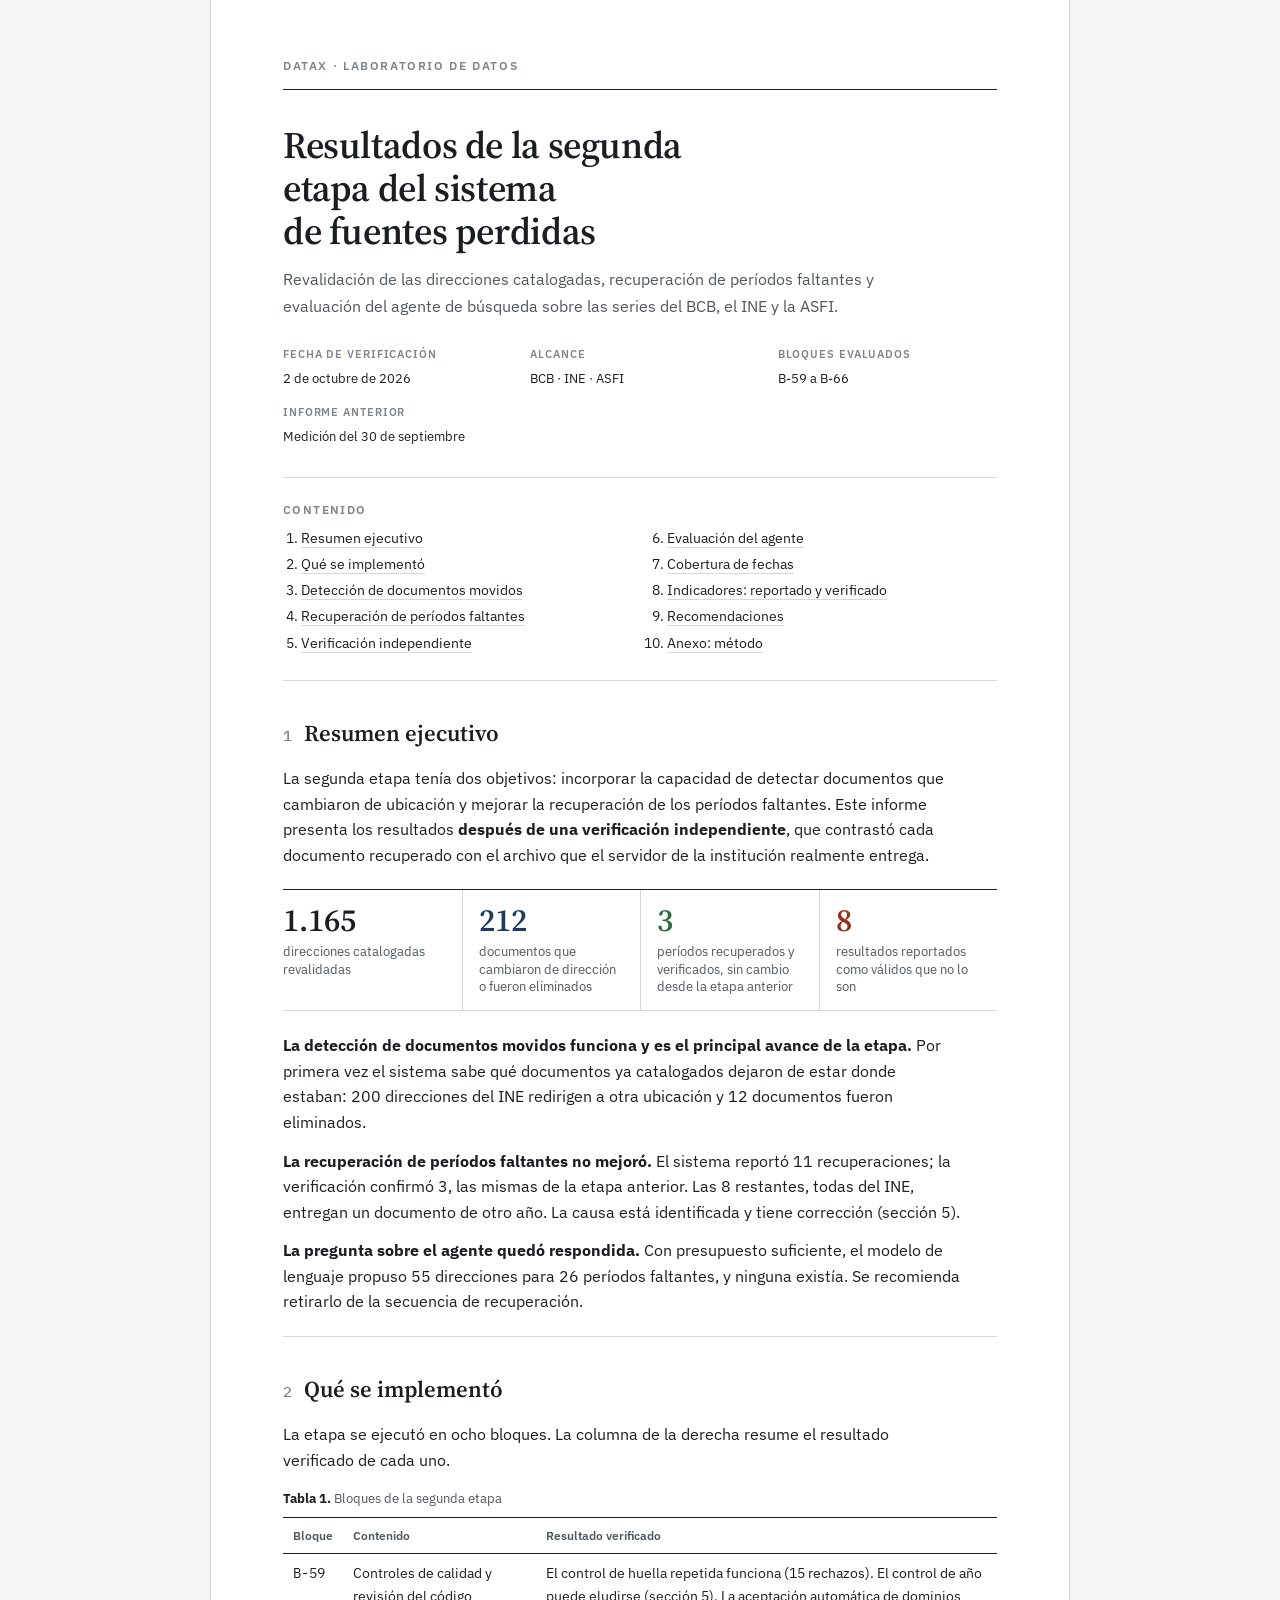
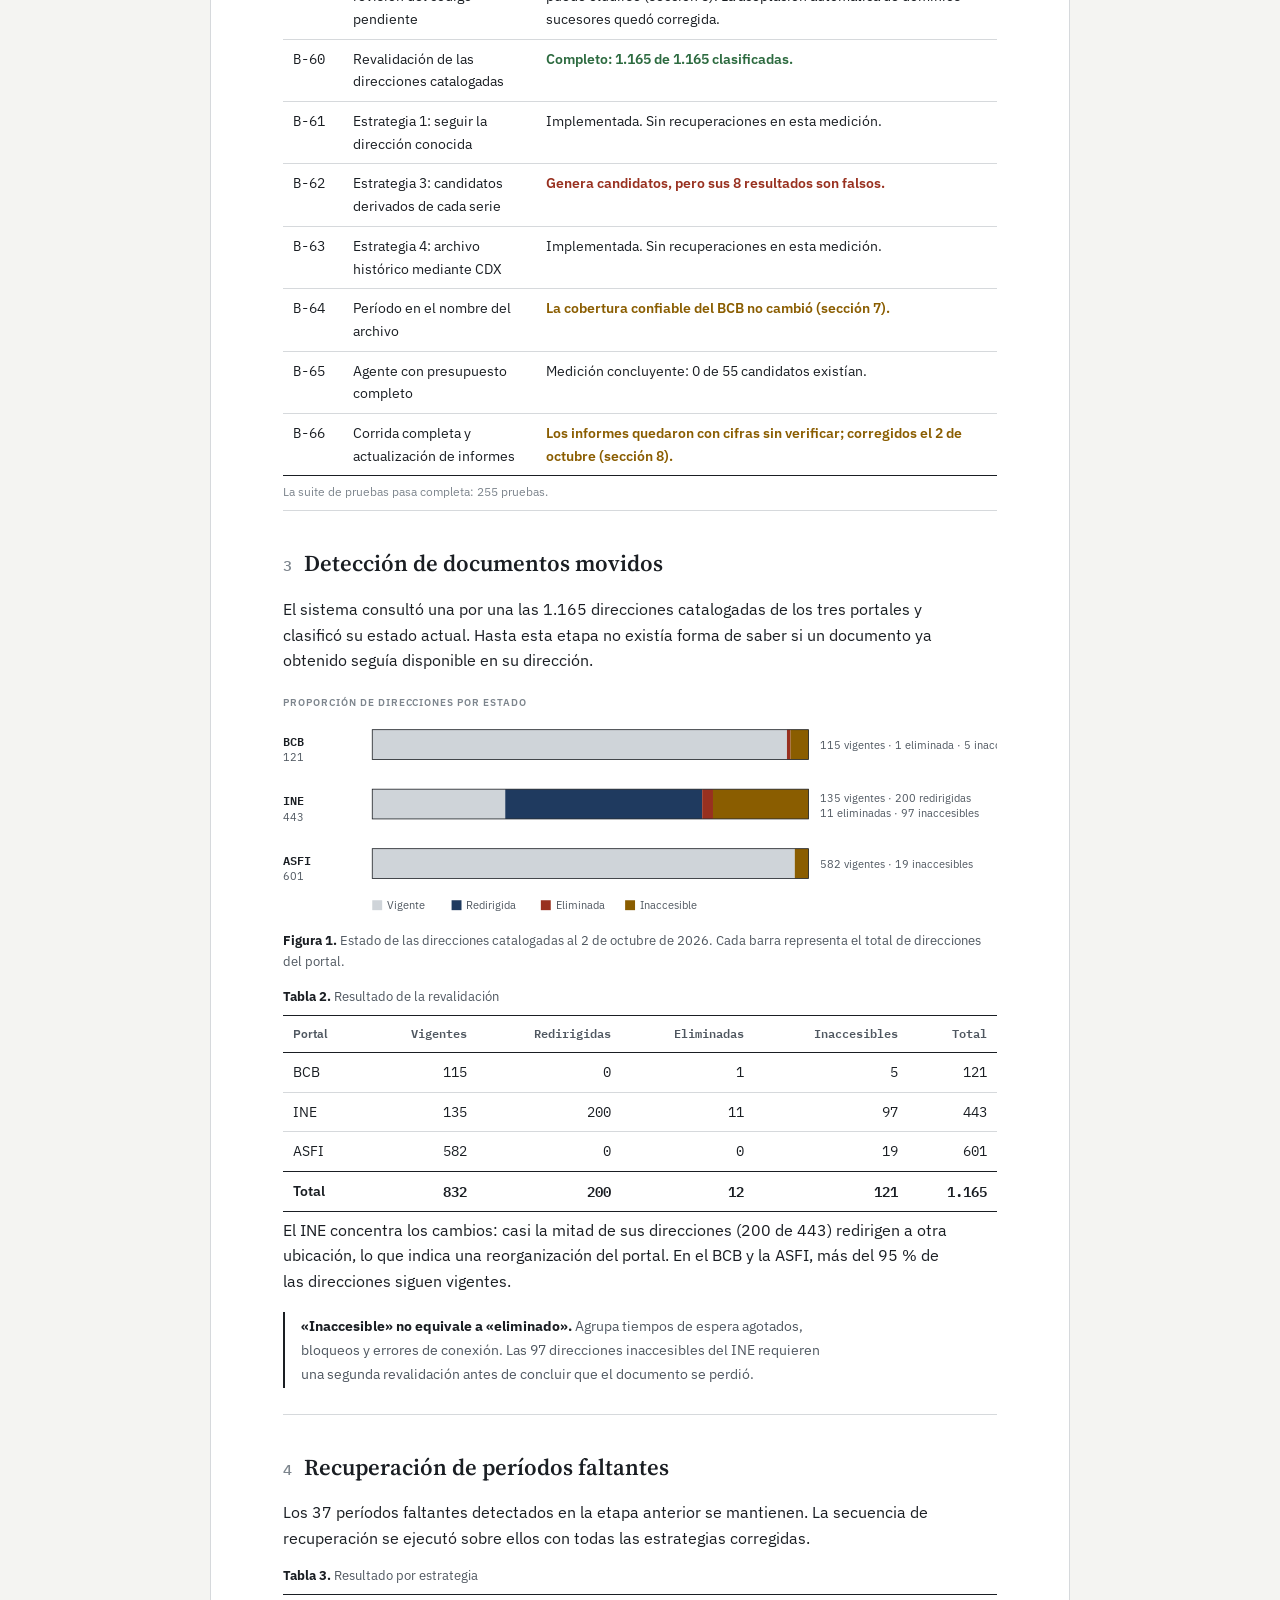
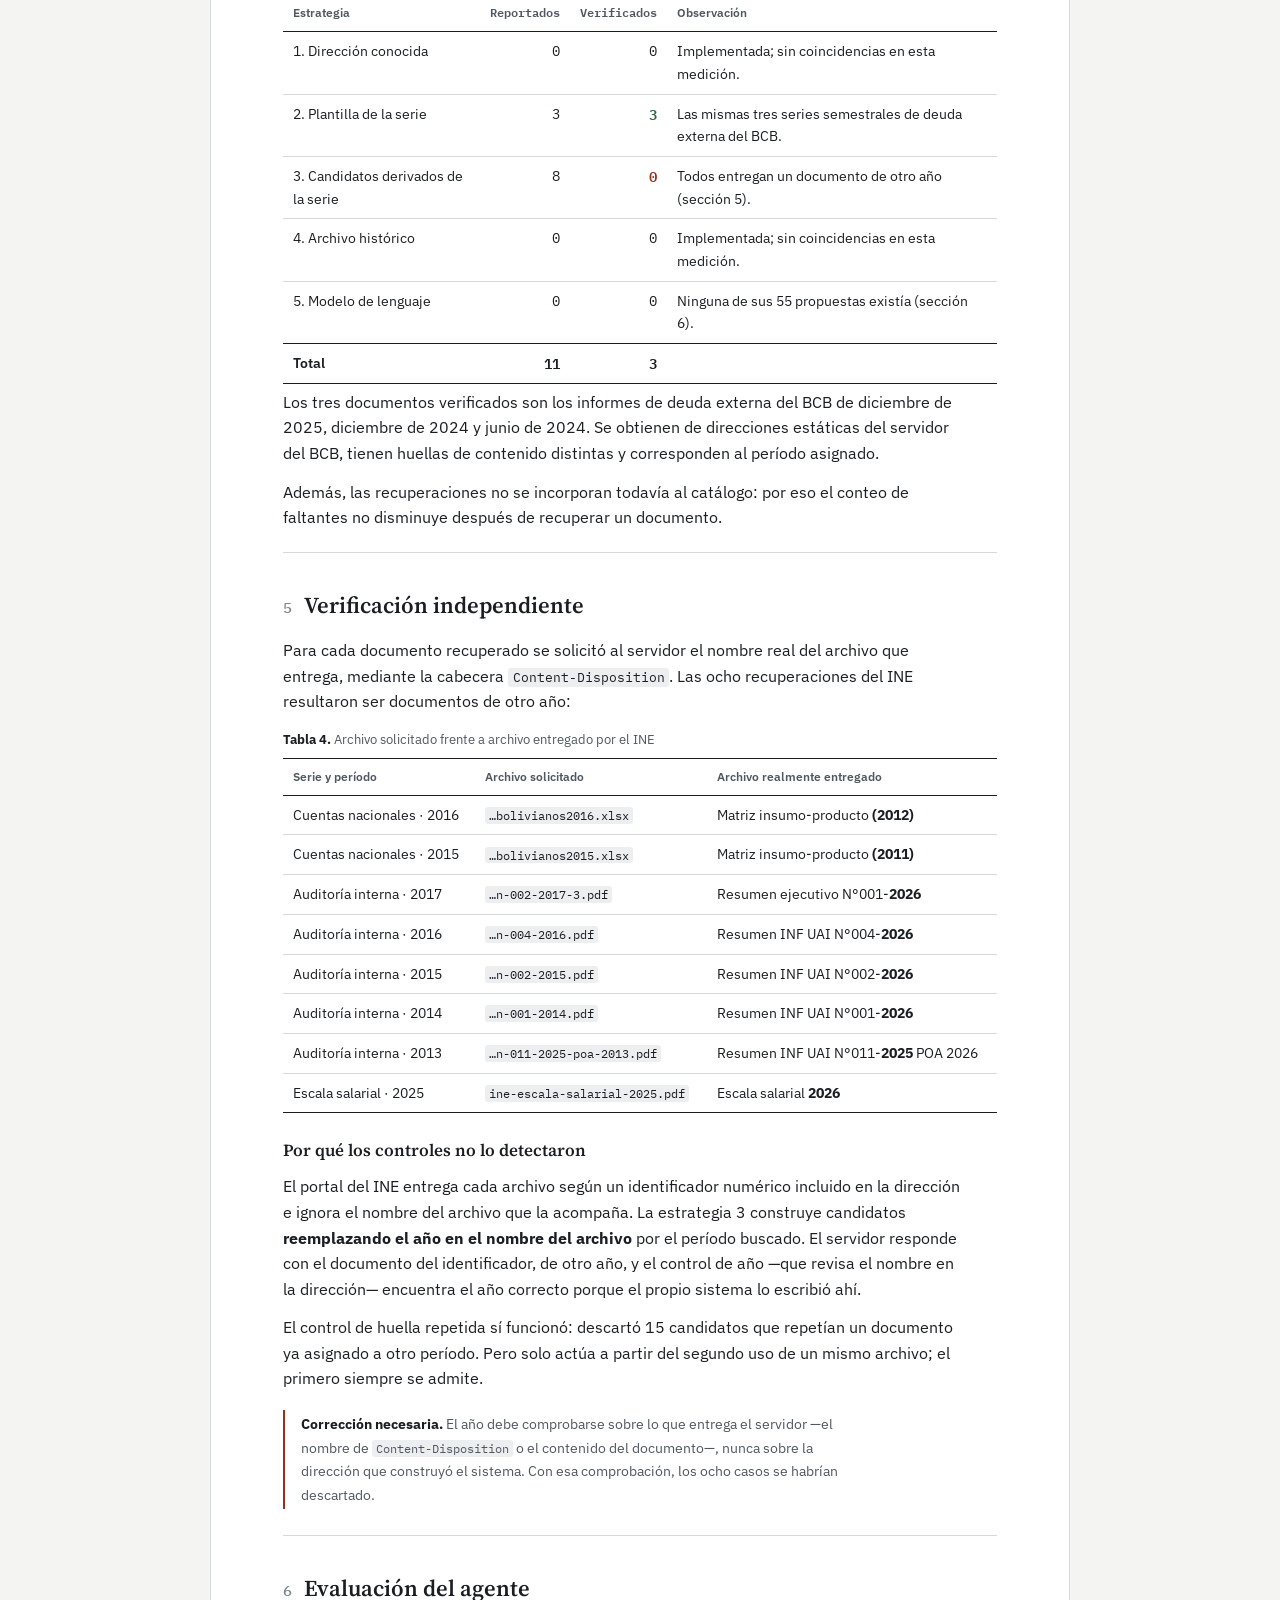
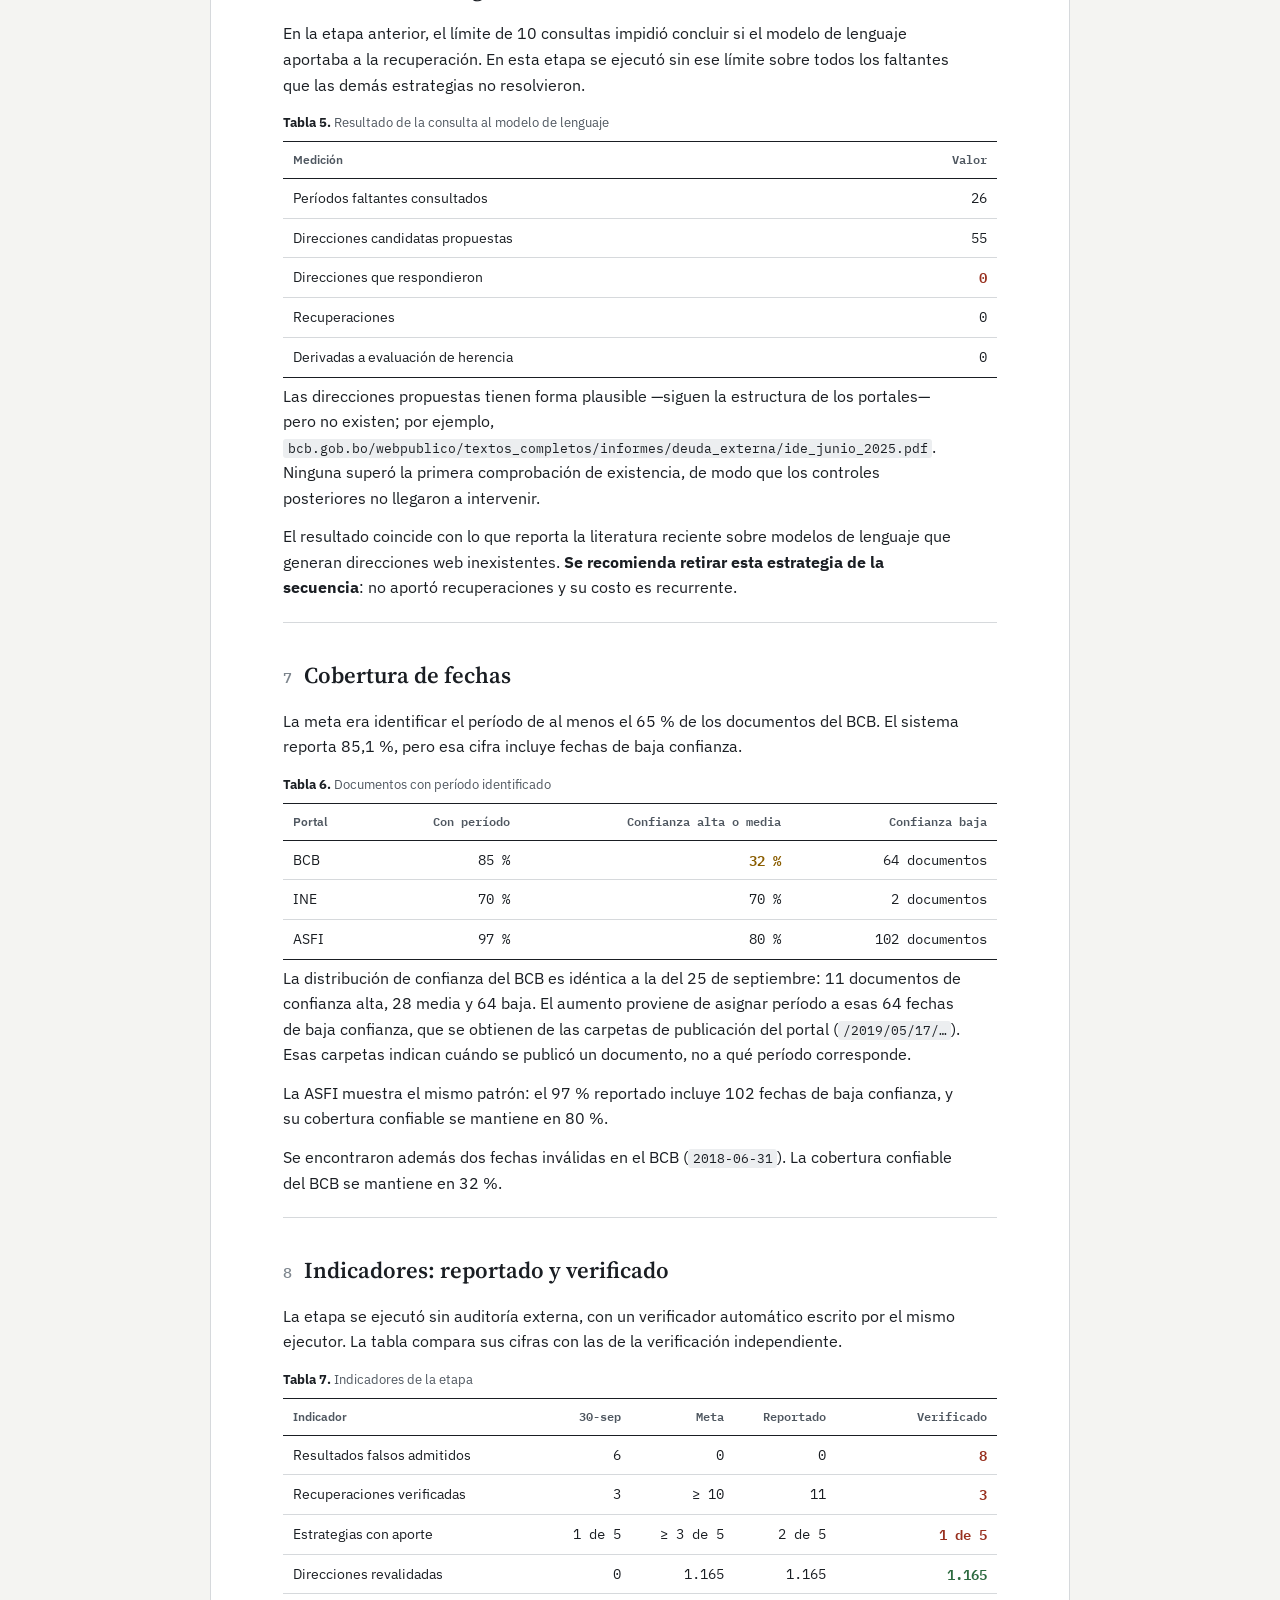
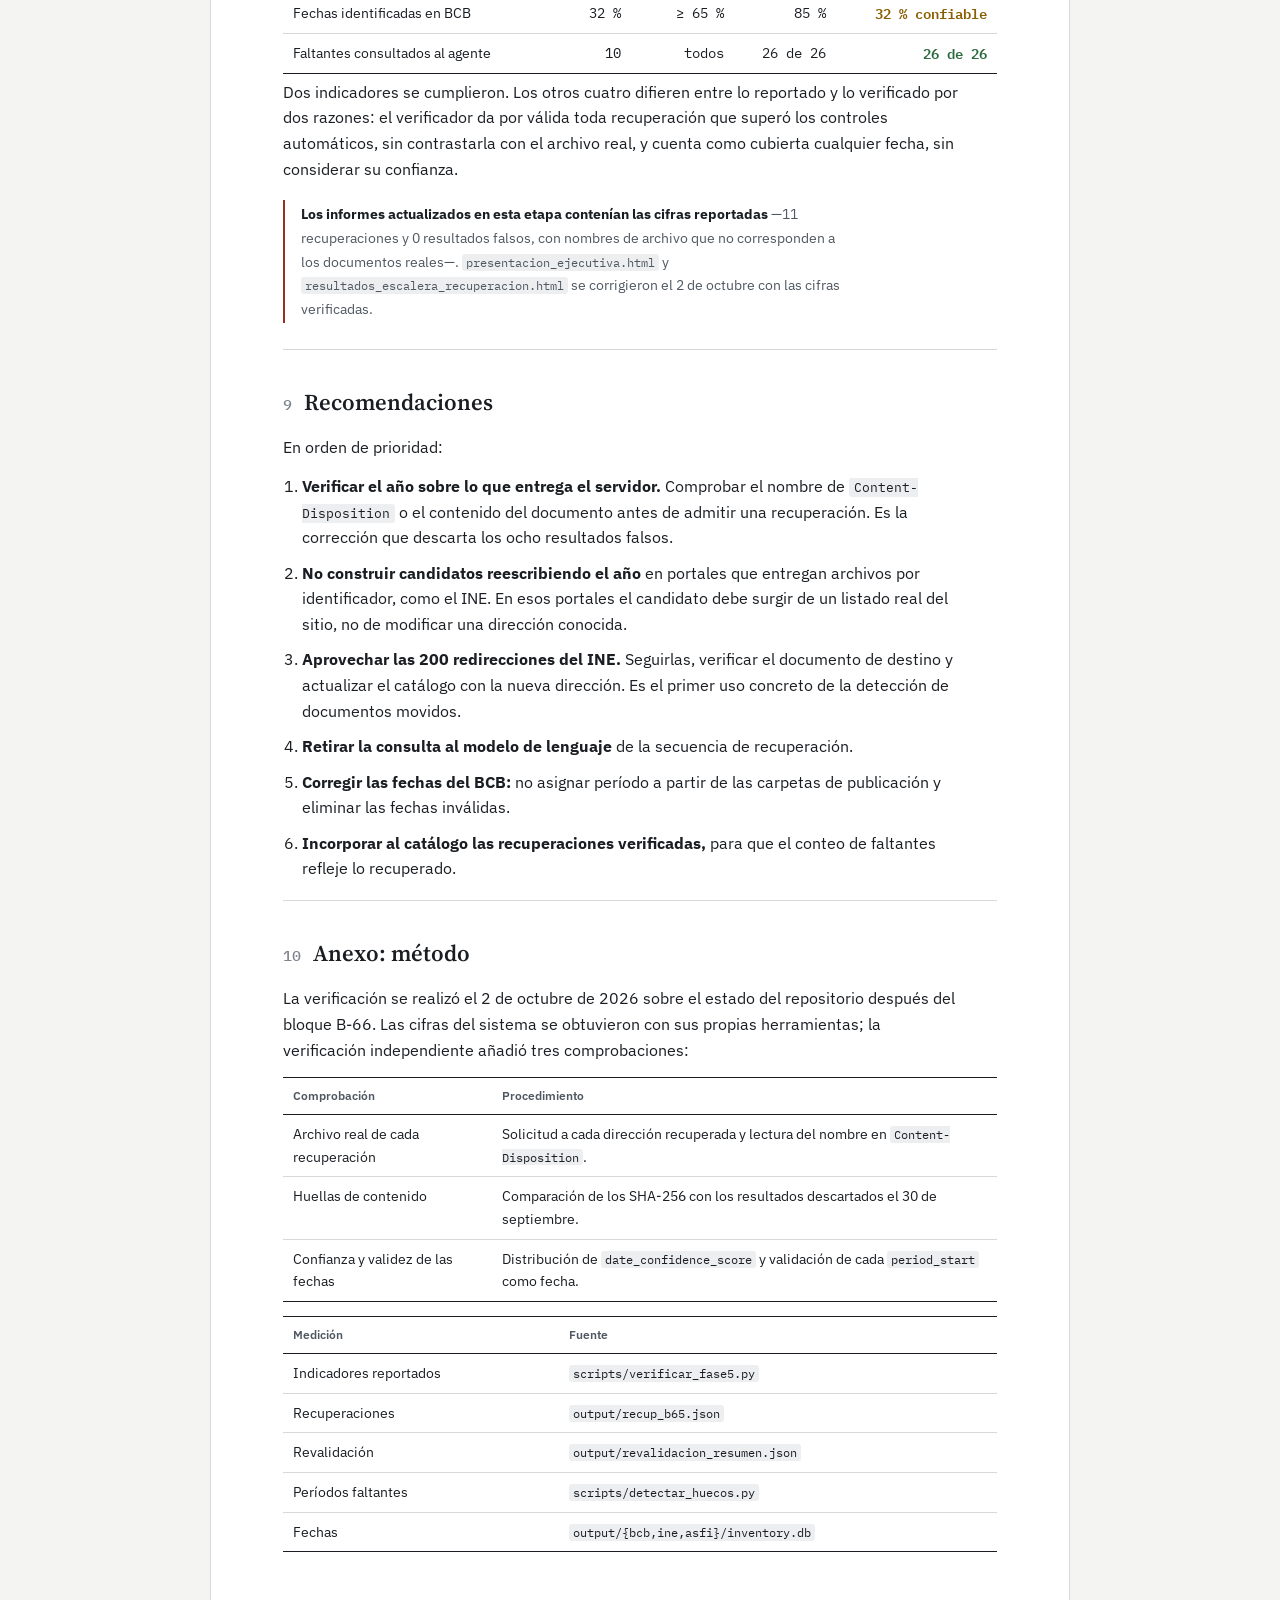
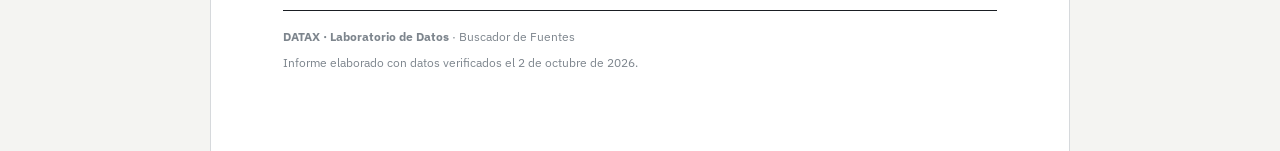
<file: dashboard/informe_resultados_fase5.html>
<!doctype html>
<html lang="es">
<head>
<meta charset="utf-8">
<meta name="viewport" content="width=device-width, initial-scale=1, viewport-fit=cover">
<meta name="color-scheme" content="light dark">
<meta name="description" content="Resultados verificados de la segunda etapa del sistema de fuentes perdidas: revalidación de 1.165 direcciones, recuperación de períodos faltantes y evaluación del agente. BCB, INE y ASFI. Verificación del 2 de octubre de 2026.">
<title>DATAX · Resultados de la segunda etapa</title>
<link rel="preconnect" href="https://fonts.googleapis.com">
<link rel="preconnect" href="https://fonts.gstatic.com" crossorigin>
<link href="https://fonts.googleapis.com/css2?family=Source+Serif+4:opsz,wght@8..60,400;8..60,600;8..60,700&family=IBM+Plex+Sans:wght@400;500;600&family=IBM+Plex+Mono:wght@400;500&display=swap" rel="stylesheet">
<style>
  html{-webkit-text-size-adjust:100%}
  [hidden]{display:none!important}
  :root{
    --page:#f4f4f2; --paper:#ffffff; --tint:#eceef0;
    --ink:#1a1e23; --ink2:#4f5760; --ink3:#7d858d;
    --rule:#d6d9dc; --rule-strong:#1a1e23;
    --accent:#1f3a5f; --accent-soft:#c9d5e4;
    --ok:#2c6a3f; --warn:#8a5d00; --warn-soft:#ead9b4; --bad:#98301f; --bad-soft:#ebc9c2;
    --neutral:#cfd4d9;
  }
  @media (prefers-color-scheme:dark){:root:not([data-theme="light"]){
    --page:#111315; --paper:#181b1e; --tint:#22262a;
    --ink:#e7e9eb; --ink2:#abb2b9; --ink3:#7d858d;
    --rule:#30363c; --rule-strong:#c9ced3;
    --accent:#8fb0d6; --accent-soft:#2c4562;
    --ok:#7cc08f; --warn:#d7a84f; --warn-soft:#56431c; --bad:#e28a73; --bad-soft:#5b2a20;
    --neutral:#3a4148;
  }}
  :root[data-theme="dark"]{
    --page:#111315; --paper:#181b1e; --tint:#22262a;
    --ink:#e7e9eb; --ink2:#abb2b9; --ink3:#7d858d;
    --rule:#30363c; --rule-strong:#c9ced3;
    --accent:#8fb0d6; --accent-soft:#2c4562;
    --ok:#7cc08f; --warn:#d7a84f; --warn-soft:#56431c; --bad:#e28a73; --bad-soft:#5b2a20;
    --neutral:#3a4148;
  }
  *{box-sizing:border-box}
  body{margin:0;background:var(--page);color:var(--ink);
    font-family:'IBM Plex Sans',system-ui,-apple-system,'Segoe UI',sans-serif;
    font-size:15.5px;line-height:1.65}
  .doc{max-width:860px;margin:0 auto;background:var(--paper);
    padding-inline:clamp(18px,6vw,72px);padding-block:56px 72px;
    border-inline:1px solid var(--rule)}
  h1,h2,h3{font-family:'Source Serif 4',Georgia,'Times New Roman',serif;
    font-weight:600;margin:0;color:var(--ink);text-wrap:balance}
  p{margin:0 0 13px;max-width:68ch}
  .num,code{font-family:'IBM Plex Mono',ui-monospace,Consolas,monospace;font-variant-numeric:tabular-nums}
  code{font-size:.84em;background:var(--tint);padding:.08em .35em;border-radius:3px}
  a{color:var(--accent)}

  .org{font-size:.72rem;letter-spacing:.14em;text-transform:uppercase;color:var(--ink3);
    font-weight:600;padding-bottom:14px;border-bottom:1px solid var(--rule-strong)}
  .portada{padding-block:34px 30px;border-bottom:1px solid var(--rule)}
  .portada h1{font-size:clamp(1.8rem,4.2vw,2.35rem);line-height:1.15;letter-spacing:-.01em;max-width:22ch}
  .portada .sub{margin-top:12px;font-size:1.02rem;color:var(--ink2);max-width:60ch}
  .ficha{display:grid;grid-template-columns:repeat(auto-fit,minmax(170px,1fr));gap:14px 28px;margin:26px 0 0;font-size:.84rem}
  .ficha dt{color:var(--ink3);font-size:.7rem;letter-spacing:.08em;text-transform:uppercase;font-weight:600}
  .ficha dd{margin:3px 0 0}

  .indice{padding-block:22px;border-bottom:1px solid var(--rule);font-size:.88rem}
  .indice h2{font-size:.72rem;letter-spacing:.12em;text-transform:uppercase;font-family:'IBM Plex Sans',sans-serif;color:var(--ink3);margin-bottom:8px}
  .indice ol{margin:0;padding-left:1.3em;columns:2;column-gap:36px}
  .indice li{margin-bottom:3px;break-inside:avoid}
  .indice a{color:var(--ink);text-decoration:none;border-bottom:1px solid var(--rule)}
  .indice a:hover{border-bottom-color:var(--ink)}

  section{padding-block:34px 8px}
  section+section{border-top:1px solid var(--rule)}
  h2.s{font-size:1.42rem;margin-bottom:14px;display:flex;gap:12px;align-items:baseline}
  h2.s .n{font-family:'IBM Plex Mono',monospace;font-size:.95rem;color:var(--ink3);font-weight:500}
  h3{font-size:1.06rem;margin:24px 0 9px}

  .cifras{display:grid;grid-template-columns:repeat(auto-fit,minmax(150px,1fr));
    border-top:1px solid var(--rule-strong);border-bottom:1px solid var(--rule);margin:20px 0 22px}
  .cifras>div{padding:14px 16px 14px 0}
  .cifras>div+div{padding-left:16px;border-left:1px solid var(--rule)}
  .cifras .v{font-family:'Source Serif 4',serif;font-size:2rem;font-weight:600;line-height:1;font-variant-numeric:tabular-nums}
  .cifras .l{font-size:.8rem;color:var(--ink2);margin-top:7px;line-height:1.4}

  .tbl{overflow-x:auto;margin:14px 0 6px}
  table{width:100%;border-collapse:collapse;font-size:.86rem;min-width:520px}
  caption{caption-side:top;text-align:left;font-size:.8rem;color:var(--ink2);padding-bottom:8px}
  caption b{color:var(--ink)}
  thead th{text-align:left;font-weight:600;font-size:.75rem;color:var(--ink2);padding:8px 10px;
    border-top:1.5px solid var(--rule-strong);border-bottom:1px solid var(--rule-strong)}
  tbody td{padding:8px 10px;border-bottom:1px solid var(--rule);vertical-align:top}
  tbody tr:last-child td{border-bottom:1.5px solid var(--rule-strong)}
  tfoot td{padding:8px 10px;font-weight:600;border-bottom:1.5px solid var(--rule-strong)}
  td.r,th.r{text-align:right;font-family:'IBM Plex Mono',monospace;font-variant-numeric:tabular-nums}
  .t-ok{color:var(--ok);font-weight:600} .t-bad{color:var(--bad);font-weight:600} .t-warn{color:var(--warn);font-weight:600}
  .muted{color:var(--ink3)}
  .fuente{font-size:.76rem;color:var(--ink3);margin:4px 0 0}

  figure{margin:18px 0 8px}
  figcaption{font-size:.8rem;color:var(--ink2);margin-top:10px;max-width:none}
  figcaption b{color:var(--ink)}
  .dg{width:100%;height:auto;display:block;color:var(--ink)}
  .dg text{font-family:'IBM Plex Sans',sans-serif;fill:currentColor}
  .dg .mn{font-family:'IBM Plex Mono',monospace}
  .dg .ts{font-size:11px;fill:var(--ink2)}
  .dg .tl{font-size:12.5px;font-weight:600}
  .dg .hd{font-size:9.8px;font-weight:600;letter-spacing:.1em;fill:var(--ink3)}
  .dg .s-vig{fill:var(--neutral)}
  .dg .s-red{fill:var(--accent)}
  .dg .s-eli{fill:var(--bad)}
  .dg .s-ina{fill:var(--warn)}
  .dg .frame{fill:none;stroke:var(--rule-strong);stroke-width:.8}

  .nota{border-left:2px solid var(--rule-strong);padding:2px 0 2px 16px;margin:18px 0;font-size:.9rem;color:var(--ink2)}
  .nota b{color:var(--ink)} .nota p{margin:0} .nota p+p{margin-top:8px}
  .alerta{border-left-color:var(--bad)}

  ol.pasos{padding-left:1.25em;margin:10px 0 0}
  ol.pasos li{margin-bottom:10px;max-width:68ch}

  footer{margin-top:44px;padding-top:16px;border-top:1px solid var(--rule-strong);font-size:.76rem;color:var(--ink3)}
  footer p{max-width:none;margin-bottom:6px}

  @media (max-width:560px){
    .indice ol{columns:1}
    .cifras>div+div{padding-left:0;border-left:0;border-top:1px solid var(--rule)}
  }
  @media print{
    body{background:#fff;font-size:10.5pt}
    .doc{border:0;padding:0;max-width:none}
    .indice a{border:0}
    figure,table{break-inside:avoid}
  }
</style>
</head>
<body>
<main class="doc">

  <div class="org">DATAX · Laboratorio de Datos</div>

  <header class="portada">
    <h1>Resultados de la segunda etapa del sistema de fuentes perdidas</h1>
    <p class="sub">Revalidación de las direcciones catalogadas, recuperación de períodos faltantes y evaluación del agente de búsqueda sobre las series del BCB, el INE y la ASFI.</p>
    <dl class="ficha">
      <div><dt>Fecha de verificación</dt><dd>2 de octubre de 2026</dd></div>
      <div><dt>Alcance</dt><dd>BCB · INE · ASFI</dd></div>
      <div><dt>Bloques evaluados</dt><dd>B-59 a B-66</dd></div>
      <div><dt>Informe anterior</dt><dd>Medición del 30 de septiembre</dd></div>
    </dl>
  </header>

  <nav class="indice" aria-label="Contenido">
    <h2>Contenido</h2>
    <ol>
      <li><a href="#resumen">Resumen ejecutivo</a></li>
      <li><a href="#implementado">Qué se implementó</a></li>
      <li><a href="#movidos">Detección de documentos movidos</a></li>
      <li><a href="#recuperacion">Recuperación de períodos faltantes</a></li>
      <li><a href="#verificacion">Verificación independiente</a></li>
      <li><a href="#agente">Evaluación del agente</a></li>
      <li><a href="#fechas">Cobertura de fechas</a></li>
      <li><a href="#indicadores">Indicadores: reportado y verificado</a></li>
      <li><a href="#recomendaciones">Recomendaciones</a></li>
      <li><a href="#anexo">Anexo: método</a></li>
    </ol>
  </nav>

  <section id="resumen">
    <h2 class="s"><span class="n">1</span>Resumen ejecutivo</h2>
    <p>La segunda etapa tenía dos objetivos: incorporar la capacidad de detectar documentos que cambiaron de ubicación y mejorar la recuperación de los períodos faltantes. Este informe presenta los resultados <b>después de una verificación independiente</b>, que contrastó cada documento recuperado con el archivo que el servidor de la institución realmente entrega.</p>

    <div class="cifras" role="list">
      <div role="listitem"><div class="v">1.165</div><div class="l">direcciones catalogadas revalidadas</div></div>
      <div role="listitem"><div class="v" style="color:var(--accent)">212</div><div class="l">documentos que cambiaron de dirección o fueron eliminados</div></div>
      <div role="listitem"><div class="v" style="color:var(--ok)">3</div><div class="l">períodos recuperados y verificados, sin cambio desde la etapa anterior</div></div>
      <div role="listitem"><div class="v" style="color:var(--bad)">8</div><div class="l">resultados reportados como válidos que no lo son</div></div>
    </div>

    <p><b>La detección de documentos movidos funciona y es el principal avance de la etapa.</b> Por primera vez el sistema sabe qué documentos ya catalogados dejaron de estar donde estaban: 200 direcciones del INE redirigen a otra ubicación y 12 documentos fueron eliminados.</p>
    <p><b>La recuperación de períodos faltantes no mejoró.</b> El sistema reportó 11 recuperaciones; la verificación confirmó 3, las mismas de la etapa anterior. Las 8 restantes, todas del INE, entregan un documento de otro año. La causa está identificada y tiene corrección (sección 5).</p>
    <p><b>La pregunta sobre el agente quedó respondida.</b> Con presupuesto suficiente, el modelo de lenguaje propuso 55 direcciones para 26 períodos faltantes, y ninguna existía. Se recomienda retirarlo de la secuencia de recuperación.</p>
  </section>

  <section id="implementado">
    <h2 class="s"><span class="n">2</span>Qué se implementó</h2>
    <p>La etapa se ejecutó en ocho bloques. La columna de la derecha resume el resultado verificado de cada uno.</p>
    <div class="tbl">
      <table>
        <caption><b>Tabla 1.</b> Bloques de la segunda etapa</caption>
        <thead><tr><th>Bloque</th><th>Contenido</th><th>Resultado verificado</th></tr></thead>
        <tbody>
          <tr><td class="num">B-59</td><td>Controles de calidad y revisión del código pendiente</td><td>El control de huella repetida funciona (15 rechazos). El control de año puede eludirse (sección 5). La aceptación automática de dominios sucesores quedó corregida.</td></tr>
          <tr><td class="num">B-60</td><td>Revalidación de las direcciones catalogadas</td><td class="t-ok">Completo: 1.165 de 1.165 clasificadas.</td></tr>
          <tr><td class="num">B-61</td><td>Estrategia 1: seguir la dirección conocida</td><td>Implementada. Sin recuperaciones en esta medición.</td></tr>
          <tr><td class="num">B-62</td><td>Estrategia 3: candidatos derivados de cada serie</td><td class="t-bad">Genera candidatos, pero sus 8 resultados son falsos.</td></tr>
          <tr><td class="num">B-63</td><td>Estrategia 4: archivo histórico mediante CDX</td><td>Implementada. Sin recuperaciones en esta medición.</td></tr>
          <tr><td class="num">B-64</td><td>Período en el nombre del archivo</td><td class="t-warn">La cobertura confiable del BCB no cambió (sección 7).</td></tr>
          <tr><td class="num">B-65</td><td>Agente con presupuesto completo</td><td>Medición concluyente: 0 de 55 candidatos existían.</td></tr>
          <tr><td class="num">B-66</td><td>Corrida completa y actualización de informes</td><td class="t-warn">Los informes quedaron con cifras sin verificar; corregidos el 2 de octubre (sección 8).</td></tr>
        </tbody>
      </table>
    </div>
    <p class="fuente">La suite de pruebas pasa completa: 255 pruebas.</p>
  </section>

  <section id="movidos">
    <h2 class="s"><span class="n">3</span>Detección de documentos movidos</h2>
    <p>El sistema consultó una por una las 1.165 direcciones catalogadas de los tres portales y clasificó su estado actual. Hasta esta etapa no existía forma de saber si un documento ya obtenido seguía disponible en su dirección.</p>

    <figure>
      <svg class="dg" viewBox="0 0 720 230" role="img" aria-label="Estado de las direcciones catalogadas por portal. BCB: 115 vigentes, 1 eliminada, 5 inaccesibles. INE: 135 vigentes, 200 redirigidas, 11 eliminadas, 97 inaccesibles. ASFI: 582 vigentes, 19 inaccesibles.">
        <text class="hd" x="0" y="14">PROPORCIÓN DE DIRECCIONES POR ESTADO</text>

        <text class="tl mn" x="0" y="54">BCB</text>
        <text class="ts" x="0" y="70">121</text>
        <rect class="s-vig" x="90" y="38" width="418.2" height="30"/>
        <rect class="s-eli" x="508.2" y="38" width="3.6" height="30"/>
        <rect class="s-ina" x="511.8" y="38" width="18.2" height="30"/>
        <rect class="frame" x="90" y="38" width="440" height="30"/>
        <text class="ts" x="542" y="57">115 vigentes · 1 eliminada · 5 inaccesibles</text>

        <text class="tl mn" x="0" y="114">INE</text>
        <text class="ts" x="0" y="130">443</text>
        <rect class="s-vig" x="90" y="98" width="134.1" height="30"/>
        <rect class="s-red" x="224.1" y="98" width="198.6" height="30"/>
        <rect class="s-eli" x="422.7" y="98" width="10.9" height="30"/>
        <rect class="s-ina" x="433.6" y="98" width="96.4" height="30"/>
        <rect class="frame" x="90" y="98" width="440" height="30"/>
        <text class="ts" x="542" y="111">135 vigentes · 200 redirigidas</text>
        <text class="ts" x="542" y="126">11 eliminadas · 97 inaccesibles</text>

        <text class="tl mn" x="0" y="174">ASFI</text>
        <text class="ts" x="0" y="190">601</text>
        <rect class="s-vig" x="90" y="158" width="426.1" height="30"/>
        <rect class="s-ina" x="516.1" y="158" width="13.9" height="30"/>
        <rect class="frame" x="90" y="158" width="440" height="30"/>
        <text class="ts" x="542" y="177">582 vigentes · 19 inaccesibles</text>

        <rect class="s-vig" x="90" y="210" width="10" height="10"/><text class="ts" x="105" y="219">Vigente</text>
        <rect class="s-red" x="170" y="210" width="10" height="10"/><text class="ts" x="185" y="219">Redirigida</text>
        <rect class="s-eli" x="260" y="210" width="10" height="10"/><text class="ts" x="275" y="219">Eliminada</text>
        <rect class="s-ina" x="345" y="210" width="10" height="10"/><text class="ts" x="360" y="219">Inaccesible</text>
      </svg>
      <figcaption><b>Figura 1.</b> Estado de las direcciones catalogadas al 2 de octubre de 2026. Cada barra representa el total de direcciones del portal.</figcaption>
    </figure>

    <div class="tbl">
      <table>
        <caption><b>Tabla 2.</b> Resultado de la revalidación</caption>
        <thead><tr><th>Portal</th><th class="r">Vigentes</th><th class="r">Redirigidas</th><th class="r">Eliminadas</th><th class="r">Inaccesibles</th><th class="r">Total</th></tr></thead>
        <tbody>
          <tr><td>BCB</td><td class="r">115</td><td class="r">0</td><td class="r">1</td><td class="r">5</td><td class="r">121</td></tr>
          <tr><td>INE</td><td class="r">135</td><td class="r">200</td><td class="r">11</td><td class="r">97</td><td class="r">443</td></tr>
          <tr><td>ASFI</td><td class="r">582</td><td class="r">0</td><td class="r">0</td><td class="r">19</td><td class="r">601</td></tr>
        </tbody>
        <tfoot><tr><td>Total</td><td class="r">832</td><td class="r">200</td><td class="r">12</td><td class="r">121</td><td class="r">1.165</td></tr></tfoot>
      </table>
    </div>

    <p>El INE concentra los cambios: casi la mitad de sus direcciones (200 de 443) redirigen a otra ubicación, lo que indica una reorganización del portal. En el BCB y la ASFI, más del 95 % de las direcciones siguen vigentes.</p>
    <div class="nota">
      <p><b>«Inaccesible» no equivale a «eliminado».</b> Agrupa tiempos de espera agotados, bloqueos y errores de conexión. Las 97 direcciones inaccesibles del INE requieren una segunda revalidación antes de concluir que el documento se perdió.</p>
    </div>
  </section>

  <section id="recuperacion">
    <h2 class="s"><span class="n">4</span>Recuperación de períodos faltantes</h2>
    <p>Los 37 períodos faltantes detectados en la etapa anterior se mantienen. La secuencia de recuperación se ejecutó sobre ellos con todas las estrategias corregidas.</p>
    <div class="tbl">
      <table>
        <caption><b>Tabla 3.</b> Resultado por estrategia</caption>
        <thead><tr><th>Estrategia</th><th class="r">Reportados</th><th class="r">Verificados</th><th>Observación</th></tr></thead>
        <tbody>
          <tr><td>1. Dirección conocida</td><td class="r">0</td><td class="r">0</td><td>Implementada; sin coincidencias en esta medición.</td></tr>
          <tr><td>2. Plantilla de la serie</td><td class="r">3</td><td class="r t-ok">3</td><td>Las mismas tres series semestrales de deuda externa del BCB.</td></tr>
          <tr><td>3. Candidatos derivados de la serie</td><td class="r">8</td><td class="r t-bad">0</td><td>Todos entregan un documento de otro año (sección 5).</td></tr>
          <tr><td>4. Archivo histórico</td><td class="r">0</td><td class="r">0</td><td>Implementada; sin coincidencias en esta medición.</td></tr>
          <tr><td>5. Modelo de lenguaje</td><td class="r">0</td><td class="r">0</td><td>Ninguna de sus 55 propuestas existía (sección 6).</td></tr>
        </tbody>
        <tfoot><tr><td>Total</td><td class="r">11</td><td class="r">3</td><td></td></tr></tfoot>
      </table>
    </div>
    <p>Los tres documentos verificados son los informes de deuda externa del BCB de diciembre de 2025, diciembre de 2024 y junio de 2024. Se obtienen de direcciones estáticas del servidor del BCB, tienen huellas de contenido distintas y corresponden al período asignado.</p>
    <p>Además, las recuperaciones no se incorporan todavía al catálogo: por eso el conteo de faltantes no disminuye después de recuperar un documento.</p>
  </section>

  <section id="verificacion">
    <h2 class="s"><span class="n">5</span>Verificación independiente</h2>
    <p>Para cada documento recuperado se solicitó al servidor el nombre real del archivo que entrega, mediante la cabecera <code>Content-Disposition</code>. Las ocho recuperaciones del INE resultaron ser documentos de otro año:</p>
    <div class="tbl">
      <table>
        <caption><b>Tabla 4.</b> Archivo solicitado frente a archivo entregado por el INE</caption>
        <thead><tr><th>Serie y período</th><th>Archivo solicitado</th><th>Archivo realmente entregado</th></tr></thead>
        <tbody>
          <tr><td>Cuentas nacionales · 2016</td><td><code>…bolivianos2016.xlsx</code></td><td>Matriz insumo-producto <b>(2012)</b></td></tr>
          <tr><td>Cuentas nacionales · 2015</td><td><code>…bolivianos2015.xlsx</code></td><td>Matriz insumo-producto <b>(2011)</b></td></tr>
          <tr><td>Auditoría interna · 2017</td><td><code>…n-002-2017-3.pdf</code></td><td>Resumen ejecutivo N°001-<b>2026</b></td></tr>
          <tr><td>Auditoría interna · 2016</td><td><code>…n-004-2016.pdf</code></td><td>Resumen INF UAI N°004-<b>2026</b></td></tr>
          <tr><td>Auditoría interna · 2015</td><td><code>…n-002-2015.pdf</code></td><td>Resumen INF UAI N°002-<b>2026</b></td></tr>
          <tr><td>Auditoría interna · 2014</td><td><code>…n-001-2014.pdf</code></td><td>Resumen INF UAI N°001-<b>2026</b></td></tr>
          <tr><td>Auditoría interna · 2013</td><td><code>…n-011-2025-poa-2013.pdf</code></td><td>Resumen INF UAI N°011-<b>2025</b> POA 2026</td></tr>
          <tr><td>Escala salarial · 2025</td><td><code>ine-escala-salarial-2025.pdf</code></td><td>Escala salarial <b>2026</b></td></tr>
        </tbody>
      </table>
    </div>

    <h3>Por qué los controles no lo detectaron</h3>
    <p>El portal del INE entrega cada archivo según un identificador numérico incluido en la dirección e ignora el nombre del archivo que la acompaña. La estrategia 3 construye candidatos <b>reemplazando el año en el nombre del archivo</b> por el período buscado. El servidor responde con el documento del identificador, de otro año, y el control de año —que revisa el nombre en la dirección— encuentra el año correcto porque el propio sistema lo escribió ahí.</p>
    <p>El control de huella repetida sí funcionó: descartó 15 candidatos que repetían un documento ya asignado a otro período. Pero solo actúa a partir del segundo uso de un mismo archivo; el primero siempre se admite.</p>
    <div class="nota alerta">
      <p><b>Corrección necesaria.</b> El año debe comprobarse sobre lo que entrega el servidor —el nombre de <code>Content-Disposition</code> o el contenido del documento—, nunca sobre la dirección que construyó el sistema. Con esa comprobación, los ocho casos se habrían descartado.</p>
    </div>
  </section>

  <section id="agente">
    <h2 class="s"><span class="n">6</span>Evaluación del agente</h2>
    <p>En la etapa anterior, el límite de 10 consultas impidió concluir si el modelo de lenguaje aportaba a la recuperación. En esta etapa se ejecutó sin ese límite sobre todos los faltantes que las demás estrategias no resolvieron.</p>
    <div class="tbl">
      <table>
        <caption><b>Tabla 5.</b> Resultado de la consulta al modelo de lenguaje</caption>
        <thead><tr><th>Medición</th><th class="r">Valor</th></tr></thead>
        <tbody>
          <tr><td>Períodos faltantes consultados</td><td class="r">26</td></tr>
          <tr><td>Direcciones candidatas propuestas</td><td class="r">55</td></tr>
          <tr><td>Direcciones que respondieron</td><td class="r t-bad">0</td></tr>
          <tr><td>Recuperaciones</td><td class="r">0</td></tr>
          <tr><td>Derivadas a evaluación de herencia</td><td class="r">0</td></tr>
        </tbody>
      </table>
    </div>
    <p>Las direcciones propuestas tienen forma plausible —siguen la estructura de los portales— pero no existen; por ejemplo, <code>bcb.gob.bo/webpublico/textos_completos/informes/deuda_externa/ide_junio_2025.pdf</code>. Ninguna superó la primera comprobación de existencia, de modo que los controles posteriores no llegaron a intervenir.</p>
    <p>El resultado coincide con lo que reporta la literatura reciente sobre modelos de lenguaje que generan direcciones web inexistentes. <b>Se recomienda retirar esta estrategia de la secuencia</b>: no aportó recuperaciones y su costo es recurrente.</p>
  </section>

  <section id="fechas">
    <h2 class="s"><span class="n">7</span>Cobertura de fechas</h2>
    <p>La meta era identificar el período de al menos el 65 % de los documentos del BCB. El sistema reporta 85,1 %, pero esa cifra incluye fechas de baja confianza.</p>
    <div class="tbl">
      <table>
        <caption><b>Tabla 6.</b> Documentos con período identificado</caption>
        <thead><tr><th>Portal</th><th class="r">Con período</th><th class="r">Confianza alta o media</th><th class="r">Confianza baja</th></tr></thead>
        <tbody>
          <tr><td>BCB</td><td class="r">85 %</td><td class="r t-warn">32 %</td><td class="r">64 documentos</td></tr>
          <tr><td>INE</td><td class="r">70 %</td><td class="r">70 %</td><td class="r">2 documentos</td></tr>
          <tr><td>ASFI</td><td class="r">97 %</td><td class="r">80 %</td><td class="r">102 documentos</td></tr>
        </tbody>
      </table>
    </div>
    <p>La distribución de confianza del BCB es idéntica a la del 25 de septiembre: 11 documentos de confianza alta, 28 media y 64 baja. El aumento proviene de asignar período a esas 64 fechas de baja confianza, que se obtienen de las carpetas de publicación del portal (<code>/2019/05/17/…</code>). Esas carpetas indican cuándo se publicó un documento, no a qué período corresponde.</p>
    <p>La ASFI muestra el mismo patrón: el 97 % reportado incluye 102 fechas de baja confianza, y su cobertura confiable se mantiene en 80 %.</p>
    <p>Se encontraron además dos fechas inválidas en el BCB (<code>2018-06-31</code>). La cobertura confiable del BCB se mantiene en 32 %.</p>
  </section>

  <section id="indicadores">
    <h2 class="s"><span class="n">8</span>Indicadores: reportado y verificado</h2>
    <p>La etapa se ejecutó sin auditoría externa, con un verificador automático escrito por el mismo ejecutor. La tabla compara sus cifras con las de la verificación independiente.</p>
    <div class="tbl">
      <table>
        <caption><b>Tabla 7.</b> Indicadores de la etapa</caption>
        <thead><tr><th>Indicador</th><th class="r">30-sep</th><th class="r">Meta</th><th class="r">Reportado</th><th class="r">Verificado</th></tr></thead>
        <tbody>
          <tr><td>Resultados falsos admitidos</td><td class="r">6</td><td class="r">0</td><td class="r">0</td><td class="r t-bad">8</td></tr>
          <tr><td>Recuperaciones verificadas</td><td class="r">3</td><td class="r">≥ 10</td><td class="r">11</td><td class="r t-bad">3</td></tr>
          <tr><td>Estrategias con aporte</td><td class="r">1 de 5</td><td class="r">≥ 3 de 5</td><td class="r">2 de 5</td><td class="r t-bad">1 de 5</td></tr>
          <tr><td>Direcciones revalidadas</td><td class="r">0</td><td class="r">1.165</td><td class="r">1.165</td><td class="r t-ok">1.165</td></tr>
          <tr><td>Fechas identificadas en BCB</td><td class="r">32 %</td><td class="r">≥ 65 %</td><td class="r">85 %</td><td class="r t-warn">32 % confiable</td></tr>
          <tr><td>Faltantes consultados al agente</td><td class="r">10</td><td class="r">todos</td><td class="r">26 de 26</td><td class="r t-ok">26 de 26</td></tr>
        </tbody>
      </table>
    </div>
    <p>Dos indicadores se cumplieron. Los otros cuatro difieren entre lo reportado y lo verificado por dos razones: el verificador da por válida toda recuperación que superó los controles automáticos, sin contrastarla con el archivo real, y cuenta como cubierta cualquier fecha, sin considerar su confianza.</p>
    <div class="nota alerta">
      <p><b>Los informes actualizados en esta etapa contenían las cifras reportadas</b> —11 recuperaciones y 0 resultados falsos, con nombres de archivo que no corresponden a los documentos reales—. <code>presentacion_ejecutiva.html</code> y <code>resultados_escalera_recuperacion.html</code> se corrigieron el 2 de octubre con las cifras verificadas.</p>
    </div>
  </section>

  <section id="recomendaciones">
    <h2 class="s"><span class="n">9</span>Recomendaciones</h2>
    <p>En orden de prioridad:</p>
    <ol class="pasos">
      <li><b>Verificar el año sobre lo que entrega el servidor.</b> Comprobar el nombre de <code>Content-Disposition</code> o el contenido del documento antes de admitir una recuperación. Es la corrección que descarta los ocho resultados falsos.</li>
      <li><b>No construir candidatos reescribiendo el año</b> en portales que entregan archivos por identificador, como el INE. En esos portales el candidato debe surgir de un listado real del sitio, no de modificar una dirección conocida.</li>
      <li><b>Aprovechar las 200 redirecciones del INE.</b> Seguirlas, verificar el documento de destino y actualizar el catálogo con la nueva dirección. Es el primer uso concreto de la detección de documentos movidos.</li>
      <li><b>Retirar la consulta al modelo de lenguaje</b> de la secuencia de recuperación.</li>
      <li><b>Corregir las fechas del BCB:</b> no asignar período a partir de las carpetas de publicación y eliminar las fechas inválidas.</li>
      <li><b>Incorporar al catálogo las recuperaciones verificadas,</b> para que el conteo de faltantes refleje lo recuperado.</li>
          </ol>
  </section>

  <section id="anexo">
    <h2 class="s"><span class="n">10</span>Anexo: método</h2>
    <p>La verificación se realizó el 2 de octubre de 2026 sobre el estado del repositorio después del bloque B-66. Las cifras del sistema se obtuvieron con sus propias herramientas; la verificación independiente añadió tres comprobaciones:</p>
    <div class="tbl">
      <table>
        <thead><tr><th>Comprobación</th><th>Procedimiento</th></tr></thead>
        <tbody>
          <tr><td>Archivo real de cada recuperación</td><td>Solicitud a cada dirección recuperada y lectura del nombre en <code>Content-Disposition</code>.</td></tr>
          <tr><td>Huellas de contenido</td><td>Comparación de los SHA-256 con los resultados descartados el 30 de septiembre.</td></tr>
          <tr><td>Confianza y validez de las fechas</td><td>Distribución de <code>date_confidence_score</code> y validación de cada <code>period_start</code> como fecha.</td></tr>
        </tbody>
      </table>
    </div>
    <div class="tbl">
      <table>
        <thead><tr><th>Medición</th><th>Fuente</th></tr></thead>
        <tbody>
          <tr><td>Indicadores reportados</td><td><code>scripts/verificar_fase5.py</code></td></tr>
          <tr><td>Recuperaciones</td><td><code>output/recup_b65.json</code></td></tr>
          <tr><td>Revalidación</td><td><code>output/revalidacion_resumen.json</code></td></tr>
          <tr><td>Períodos faltantes</td><td><code>scripts/detectar_huecos.py</code></td></tr>
          <tr><td>Fechas</td><td><code>output/{bcb,ine,asfi}/inventory.db</code></td></tr>
        </tbody>
      </table>
    </div>
  </section>

  <footer>
    <p><b>DATAX · Laboratorio de Datos</b> · Buscador de Fuentes</p>
    <p>Informe elaborado con datos verificados el 2 de octubre de 2026.</p>
  </footer>

</main>
</body>
</html>
</file>
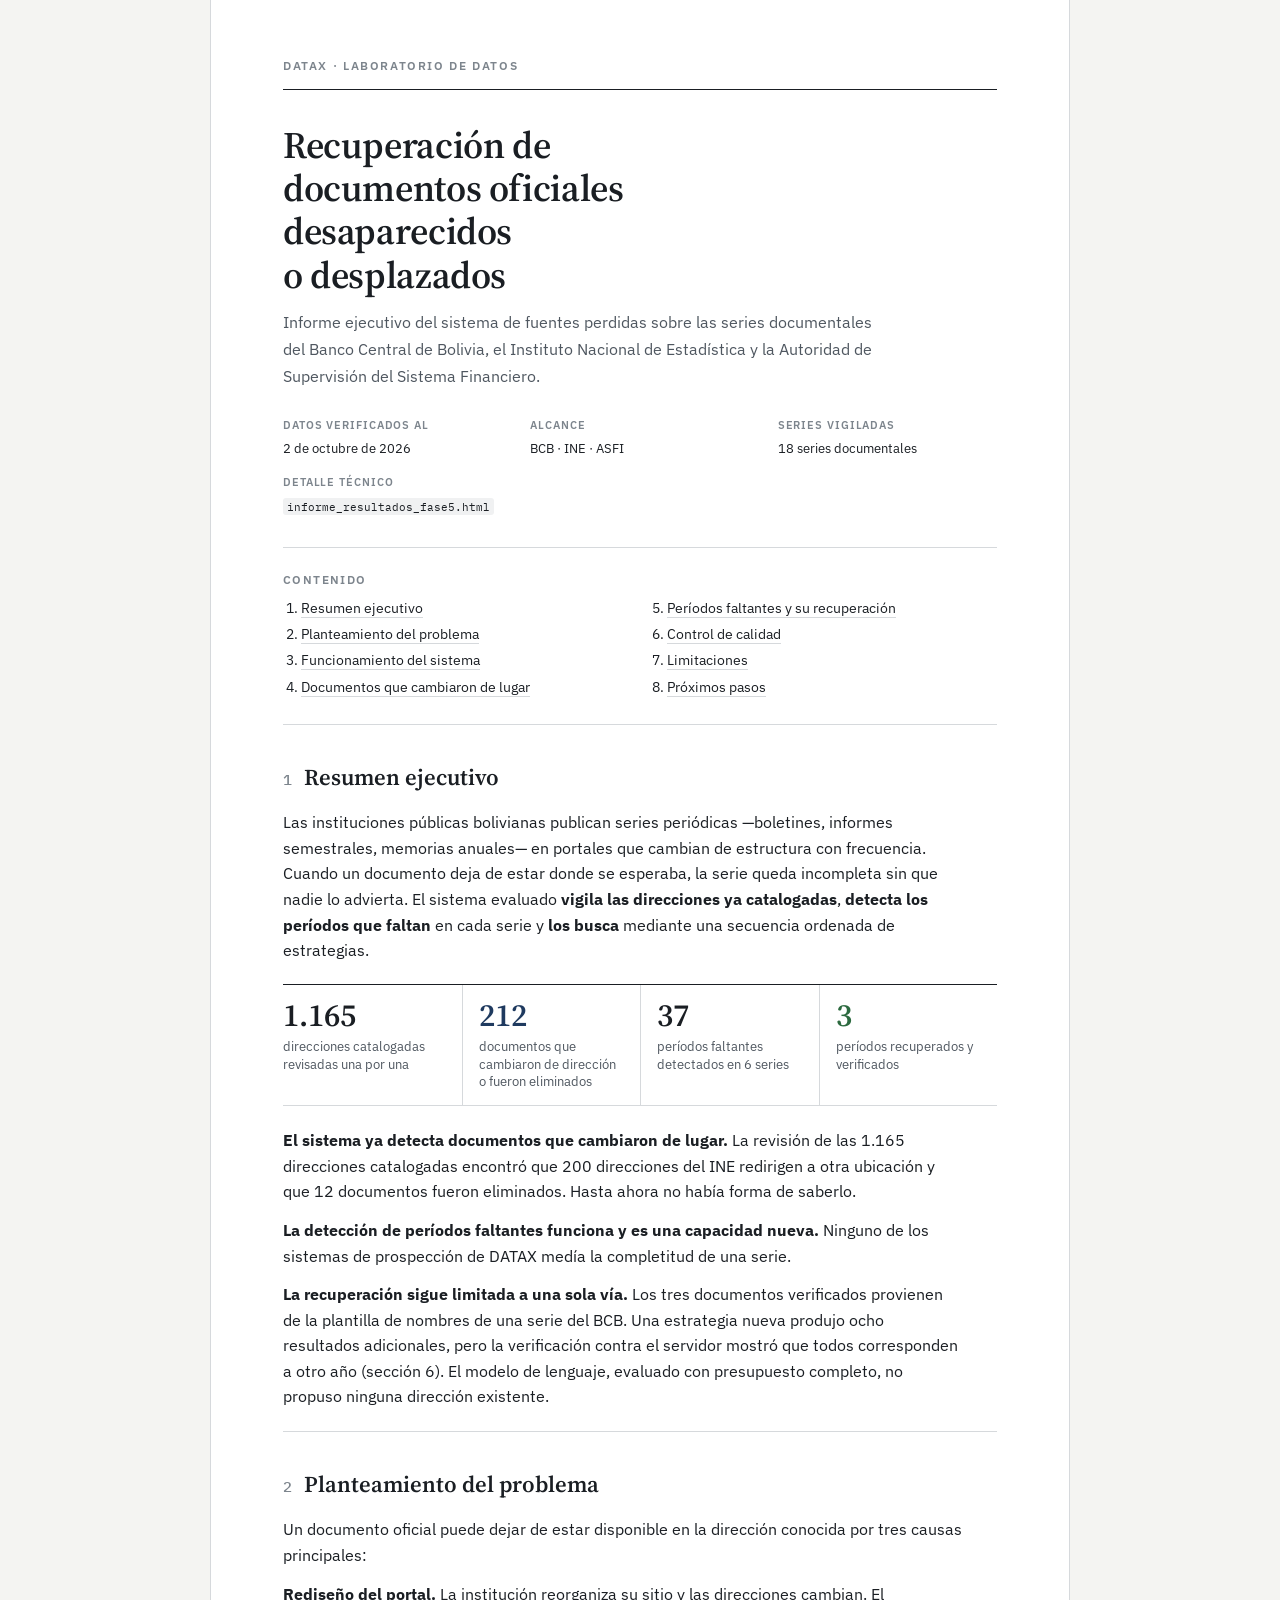
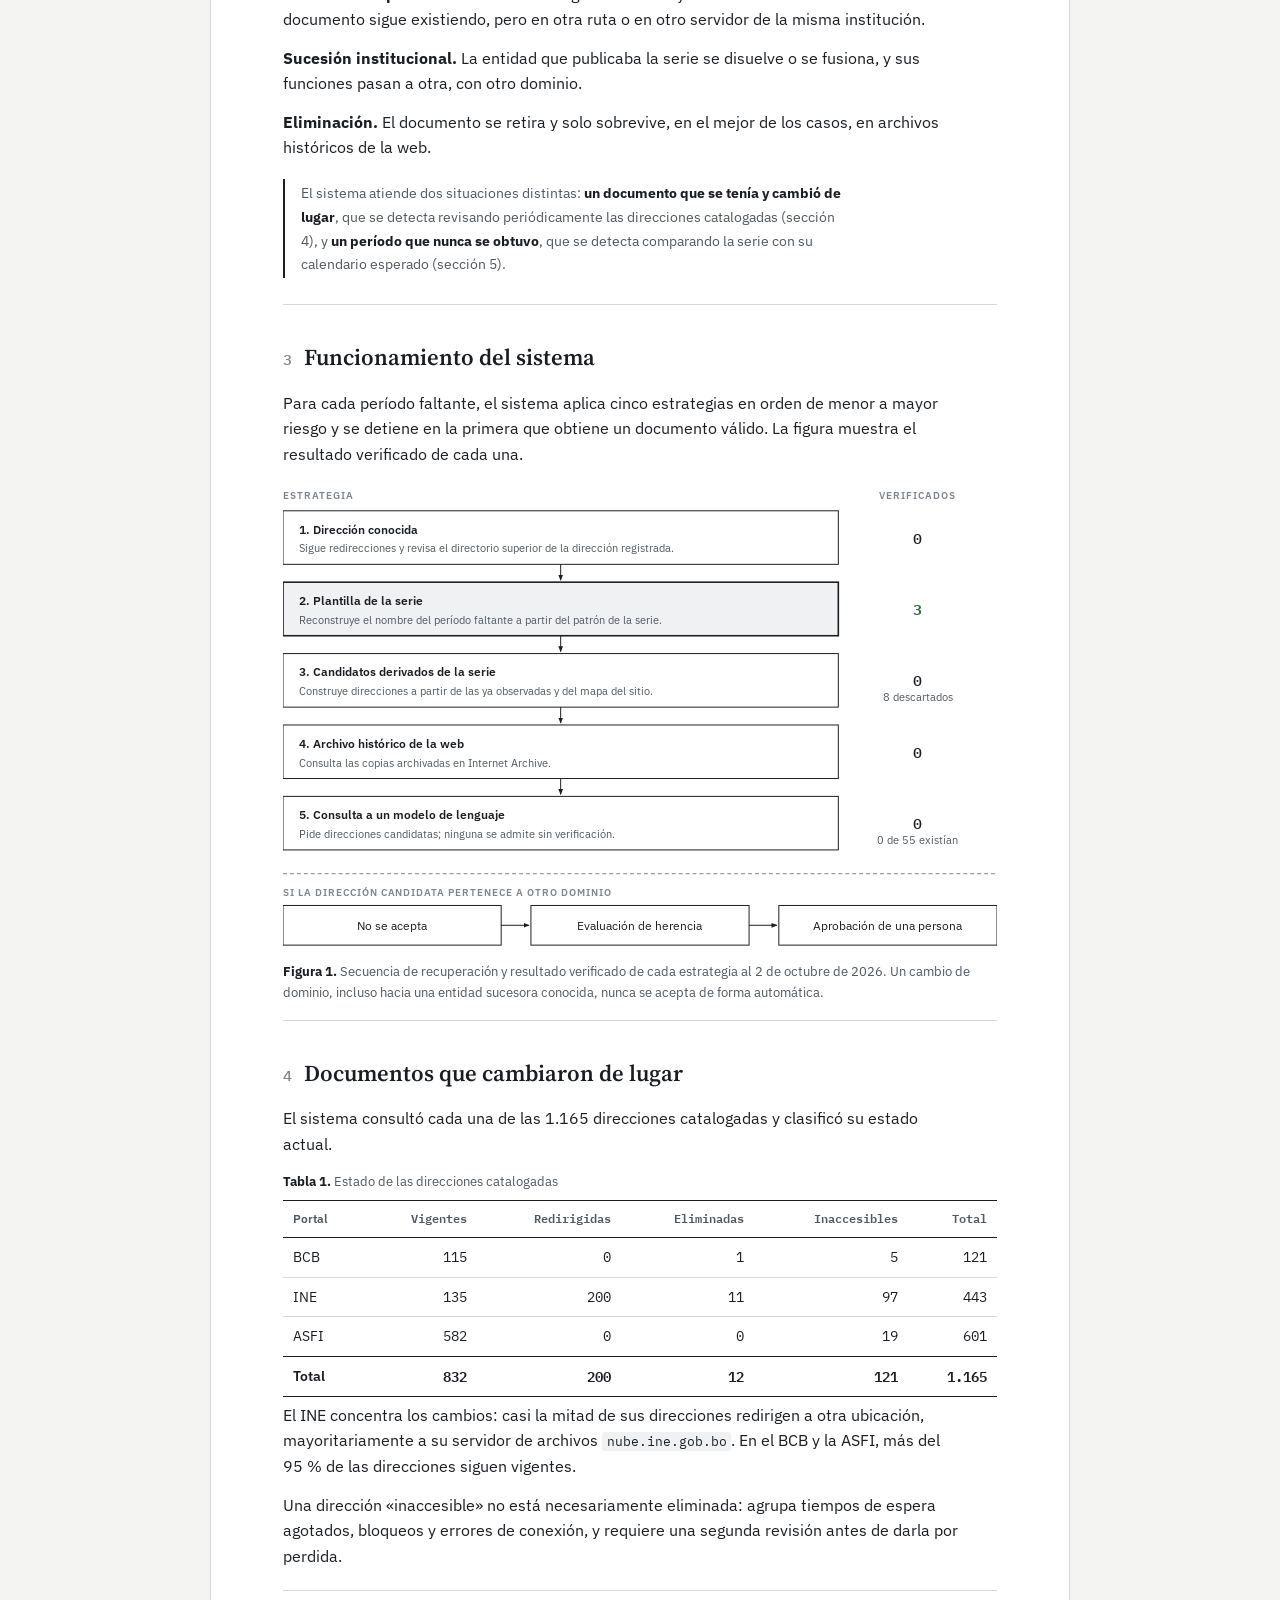
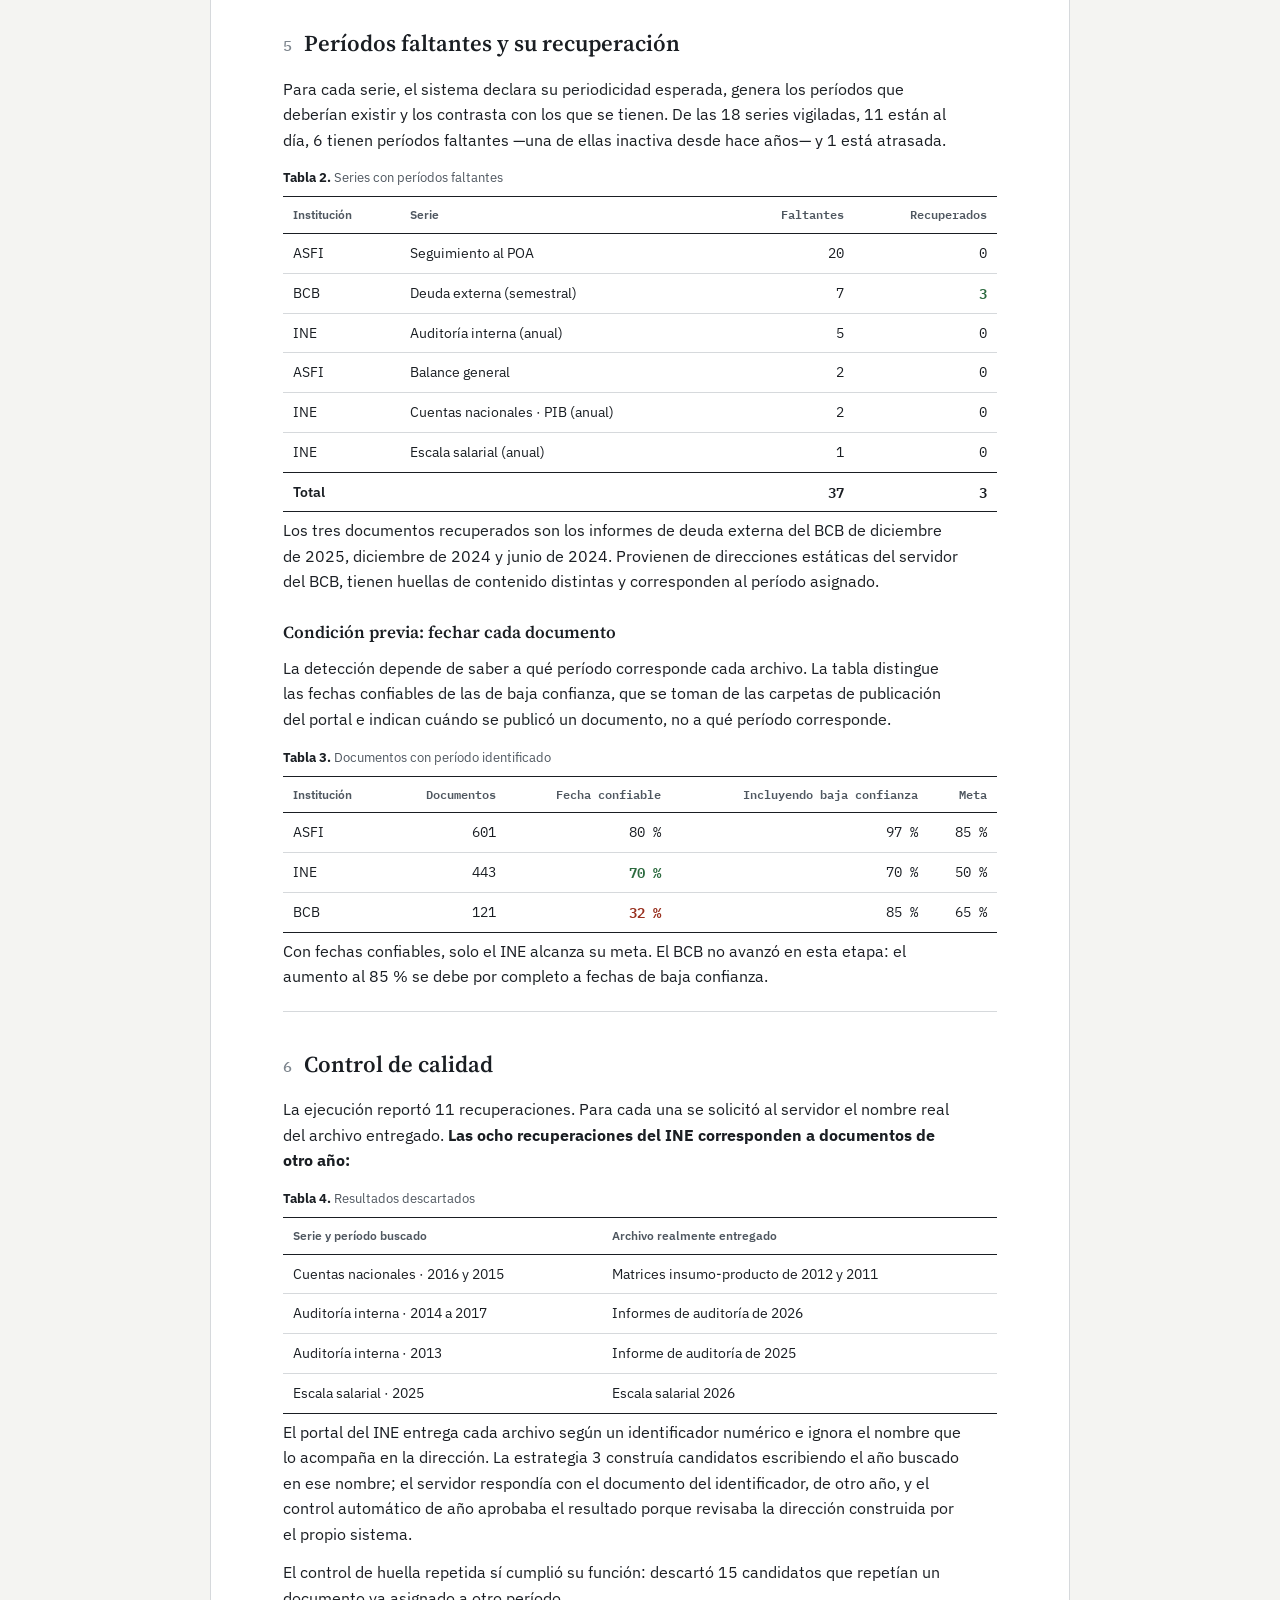
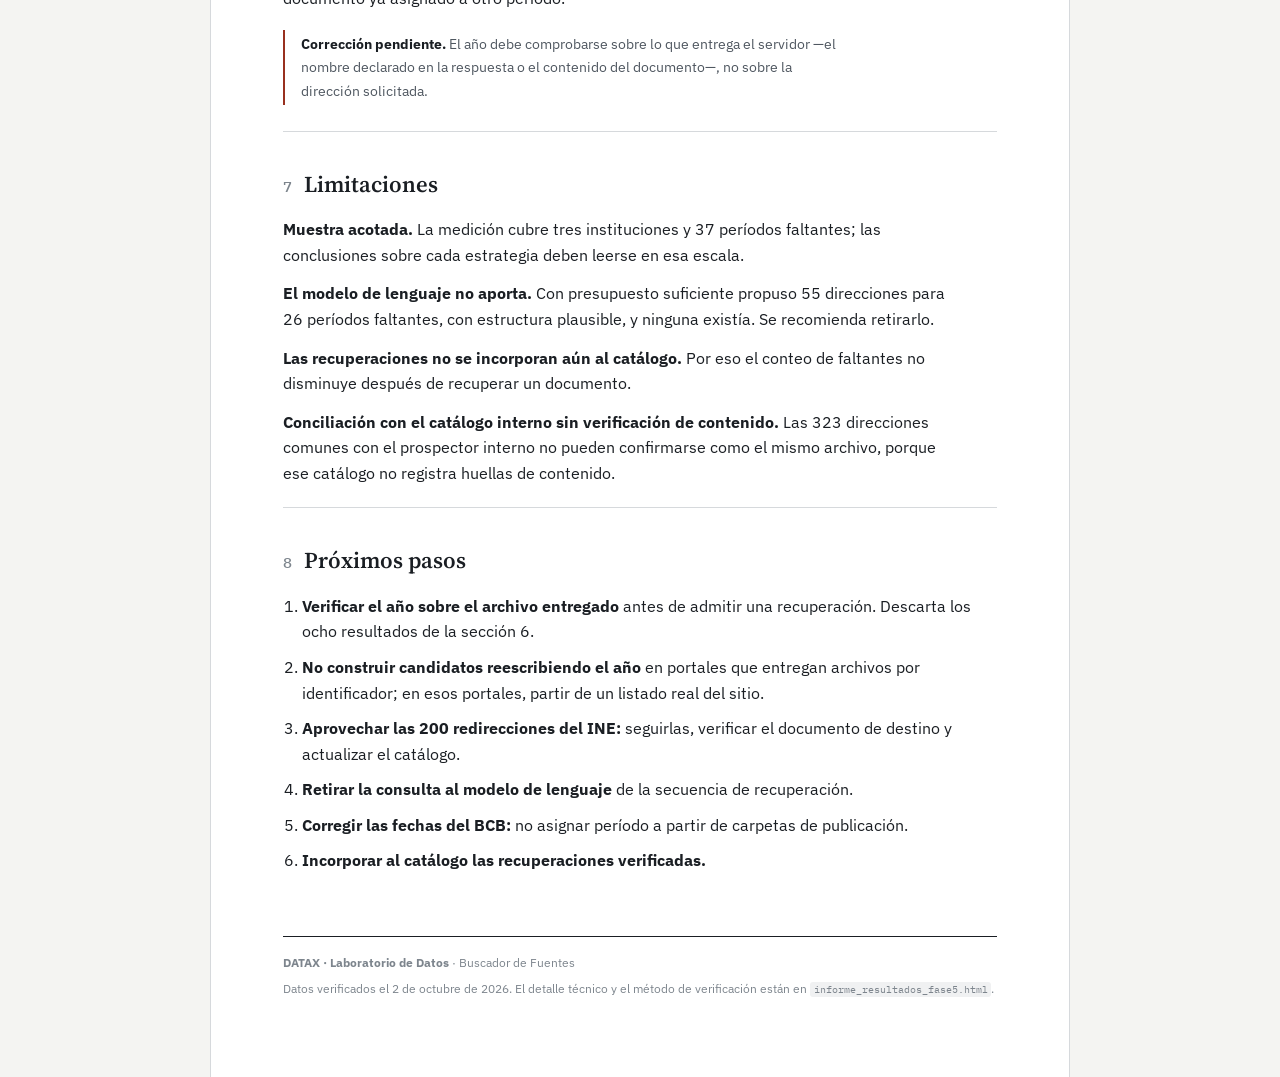
<file: dashboard/presentacion_ejecutiva.html>
<!doctype html>
<html lang="es">
<head>
<meta charset="utf-8">
<meta name="viewport" content="width=device-width, initial-scale=1, viewport-fit=cover">
<meta name="color-scheme" content="light dark">
<meta name="description" content="Informe ejecutivo del sistema de recuperación de documentos oficiales desaparecidos o desplazados. BCB, INE y ASFI. Datos verificados el 2 de octubre de 2026.">
<title>DATAX · Recuperación de documentos oficiales</title>
<link rel="preconnect" href="https://fonts.googleapis.com">
<link rel="preconnect" href="https://fonts.gstatic.com" crossorigin>
<link href="https://fonts.googleapis.com/css2?family=Source+Serif+4:opsz,wght@8..60,400;8..60,600;8..60,700&family=IBM+Plex+Sans:wght@400;500;600&family=IBM+Plex+Mono:wght@400;500&display=swap" rel="stylesheet">
<style>
  html{-webkit-text-size-adjust:100%}
  [hidden]{display:none!important}
  :root{
    --page:#f4f4f2; --paper:#ffffff; --tint:#f0f1f2;
    --ink:#1a1e23; --ink2:#4f5760; --ink3:#7d858d;
    --rule:#d6d9dc; --rule-strong:#1a1e23;
    --accent:#1f3a5f;
    --ok:#2c6a3f; --warn:#7f5500; --bad:#98301f;
  }
  @media (prefers-color-scheme:dark){:root:not([data-theme="light"]){
    --page:#111315; --paper:#181b1e; --tint:#1f2327;
    --ink:#e7e9eb; --ink2:#abb2b9; --ink3:#7d858d;
    --rule:#30363c; --rule-strong:#c9ced3;
    --accent:#8fb0d6;
    --ok:#7cc08f; --warn:#d7a84f; --bad:#e28a73;
  }}
  :root[data-theme="dark"]{
    --page:#111315; --paper:#181b1e; --tint:#1f2327;
    --ink:#e7e9eb; --ink2:#abb2b9; --ink3:#7d858d;
    --rule:#30363c; --rule-strong:#c9ced3;
    --accent:#8fb0d6;
    --ok:#7cc08f; --warn:#d7a84f; --bad:#e28a73;
  }
  *{box-sizing:border-box}
  body{margin:0;background:var(--page);color:var(--ink);
    font-family:'IBM Plex Sans',system-ui,-apple-system,'Segoe UI',sans-serif;
    font-size:15.5px;line-height:1.65}
  .doc{max-width:860px;margin:0 auto;background:var(--paper);
    padding-inline:clamp(18px,6vw,72px);padding-block:56px 72px;
    border-inline:1px solid var(--rule)}
  h1,h2,h3{font-family:'Source Serif 4',Georgia,'Times New Roman',serif;
    font-weight:600;margin:0;color:var(--ink);text-wrap:balance}
  p{margin:0 0 13px;max-width:68ch}
  .num,code{font-family:'IBM Plex Mono',ui-monospace,Consolas,monospace;font-variant-numeric:tabular-nums}
  code{font-size:.84em;background:var(--tint);padding:.08em .35em;border-radius:3px}
  a{color:var(--accent)}

  .org{font-size:.72rem;letter-spacing:.14em;text-transform:uppercase;color:var(--ink3);
    font-weight:600;padding-bottom:14px;border-bottom:1px solid var(--rule-strong)}
  .portada{padding-block:34px 30px;border-bottom:1px solid var(--rule)}
  .portada h1{font-size:clamp(1.8rem,4.2vw,2.35rem);line-height:1.15;letter-spacing:-.01em;max-width:22ch}
  .portada .sub{margin-top:12px;font-size:1.02rem;color:var(--ink2);max-width:60ch}
  .ficha{display:grid;grid-template-columns:repeat(auto-fit,minmax(170px,1fr));gap:14px 28px;margin:26px 0 0;font-size:.84rem}
  .ficha dt{color:var(--ink3);font-size:.7rem;letter-spacing:.08em;text-transform:uppercase;font-weight:600}
  .ficha dd{margin:3px 0 0}

  .indice{padding-block:22px;border-bottom:1px solid var(--rule);font-size:.88rem}
  .indice h2{font-size:.72rem;letter-spacing:.12em;text-transform:uppercase;font-family:'IBM Plex Sans',sans-serif;color:var(--ink3);margin-bottom:8px}
  .indice ol{margin:0;padding-left:1.3em;columns:2;column-gap:36px}
  .indice li{margin-bottom:3px;break-inside:avoid}
  .indice a{color:var(--ink);text-decoration:none;border-bottom:1px solid var(--rule)}
  .indice a:hover{border-bottom-color:var(--ink)}

  section{padding-block:34px 8px}
  section+section{border-top:1px solid var(--rule)}
  h2.s{font-size:1.42rem;margin-bottom:14px;display:flex;gap:12px;align-items:baseline}
  h2.s .n{font-family:'IBM Plex Mono',monospace;font-size:.95rem;color:var(--ink3);font-weight:500}
  h3{font-size:1.06rem;margin:24px 0 9px}

  .cifras{display:grid;grid-template-columns:repeat(auto-fit,minmax(150px,1fr));
    border-top:1px solid var(--rule-strong);border-bottom:1px solid var(--rule);margin:20px 0 22px}
  .cifras>div{padding:14px 16px 14px 0}
  .cifras>div+div{padding-left:16px;border-left:1px solid var(--rule)}
  .cifras .v{font-family:'Source Serif 4',serif;font-size:2rem;font-weight:600;line-height:1;font-variant-numeric:tabular-nums}
  .cifras .l{font-size:.8rem;color:var(--ink2);margin-top:7px;line-height:1.4}

  .tbl{overflow-x:auto;margin:14px 0 6px}
  table{width:100%;border-collapse:collapse;font-size:.86rem;min-width:520px}
  caption{caption-side:top;text-align:left;font-size:.8rem;color:var(--ink2);padding-bottom:8px}
  caption b{color:var(--ink)}
  thead th{text-align:left;font-weight:600;font-size:.75rem;color:var(--ink2);padding:8px 10px;
    border-top:1.5px solid var(--rule-strong);border-bottom:1px solid var(--rule-strong)}
  tbody td{padding:8px 10px;border-bottom:1px solid var(--rule);vertical-align:top}
  tbody tr:last-child td{border-bottom:1.5px solid var(--rule-strong)}
  tfoot td{padding:8px 10px;font-weight:600;border-bottom:1.5px solid var(--rule-strong)}
  td.r,th.r{text-align:right;font-family:'IBM Plex Mono',monospace;font-variant-numeric:tabular-nums}
  .t-ok{color:var(--ok);font-weight:600} .t-bad{color:var(--bad);font-weight:600} .t-warn{color:var(--warn);font-weight:600}
  .fuente{font-size:.76rem;color:var(--ink3);margin:4px 0 0}

  figure{margin:18px 0 8px}
  figcaption{font-size:.8rem;color:var(--ink2);margin-top:10px;max-width:none}
  figcaption b{color:var(--ink)}
  .dg{width:100%;height:auto;display:block;color:var(--ink)}
  .dg text{font-family:'IBM Plex Sans',sans-serif;fill:currentColor}
  .dg .box{fill:var(--paper);stroke:currentColor;stroke-width:1}
  .dg .box-hi{fill:var(--tint);stroke:currentColor;stroke-width:1.6}
  .dg .ln{stroke:currentColor;stroke-width:1;fill:none}
  .dg .ld{stroke:currentColor;stroke-width:1;fill:none;stroke-dasharray:4 3;opacity:.55}
  .dg .t{font-size:12.5px}
  .dg .tb{font-size:12.5px;font-weight:600}
  .dg .ts{font-size:10.8px;fill:var(--ink2)}
  .dg .res{font-family:'IBM Plex Mono',monospace;font-size:15px;font-weight:500}
  .dg .res-ok{fill:var(--ok);font-weight:600}
  .dg .hd{font-size:9.8px;font-weight:600;letter-spacing:.1em;fill:var(--ink3)}

  .nota{border-left:2px solid var(--rule-strong);padding:2px 0 2px 16px;margin:18px 0;font-size:.9rem;color:var(--ink2)}
  .nota b{color:var(--ink)} .nota p{margin:0} .nota p+p{margin-top:8px}
  .alerta{border-left-color:var(--bad)}

  ol.pasos{padding-left:1.25em;margin:10px 0 0}
  ol.pasos li{margin-bottom:10px;max-width:68ch}

  footer{margin-top:44px;padding-top:16px;border-top:1px solid var(--rule-strong);font-size:.76rem;color:var(--ink3)}
  footer p{max-width:none;margin-bottom:6px}

  @media (max-width:560px){
    .indice ol{columns:1}
    .cifras>div+div{padding-left:0;border-left:0;border-top:1px solid var(--rule)}
  }
  @media print{
    body{background:#fff;font-size:10.5pt}
    .doc{border:0;padding:0;max-width:none}
    .indice a{border:0}
    figure,table{break-inside:avoid}
  }
</style>
</head>
<body>
<main class="doc">

  <div class="org">DATAX · Laboratorio de Datos</div>

  <header class="portada">
    <h1>Recuperación de documentos oficiales desaparecidos o desplazados</h1>
    <p class="sub">Informe ejecutivo del sistema de fuentes perdidas sobre las series documentales del Banco Central de Bolivia, el Instituto Nacional de Estadística y la Autoridad de Supervisión del Sistema Financiero.</p>
    <dl class="ficha">
      <div><dt>Datos verificados al</dt><dd>2 de octubre de 2026</dd></div>
      <div><dt>Alcance</dt><dd>BCB · INE · ASFI</dd></div>
      <div><dt>Series vigiladas</dt><dd>18 series documentales</dd></div>
      <div><dt>Detalle técnico</dt><dd><code>informe_resultados_fase5.html</code></dd></div>
    </dl>
  </header>

  <nav class="indice" aria-label="Contenido">
    <h2>Contenido</h2>
    <ol>
      <li><a href="#resumen">Resumen ejecutivo</a></li>
      <li><a href="#problema">Planteamiento del problema</a></li>
      <li><a href="#funcionamiento">Funcionamiento del sistema</a></li>
      <li><a href="#movidos">Documentos que cambiaron de lugar</a></li>
      <li><a href="#faltantes">Períodos faltantes y su recuperación</a></li>
      <li><a href="#calidad">Control de calidad</a></li>
      <li><a href="#limitaciones">Limitaciones</a></li>
      <li><a href="#pasos">Próximos pasos</a></li>
    </ol>
  </nav>

  <section id="resumen">
    <h2 class="s"><span class="n">1</span>Resumen ejecutivo</h2>
    <p>Las instituciones públicas bolivianas publican series periódicas —boletines, informes semestrales, memorias anuales— en portales que cambian de estructura con frecuencia. Cuando un documento deja de estar donde se esperaba, la serie queda incompleta sin que nadie lo advierta. El sistema evaluado <b>vigila las direcciones ya catalogadas</b>, <b>detecta los períodos que faltan</b> en cada serie y <b>los busca</b> mediante una secuencia ordenada de estrategias.</p>

    <div class="cifras" role="list">
      <div role="listitem"><div class="v">1.165</div><div class="l">direcciones catalogadas revisadas una por una</div></div>
      <div role="listitem"><div class="v" style="color:var(--accent)">212</div><div class="l">documentos que cambiaron de dirección o fueron eliminados</div></div>
      <div role="listitem"><div class="v">37</div><div class="l">períodos faltantes detectados en 6 series</div></div>
      <div role="listitem"><div class="v" style="color:var(--ok)">3</div><div class="l">períodos recuperados y verificados</div></div>
    </div>

    <p><b>El sistema ya detecta documentos que cambiaron de lugar.</b> La revisión de las 1.165 direcciones catalogadas encontró que 200 direcciones del INE redirigen a otra ubicación y que 12 documentos fueron eliminados. Hasta ahora no había forma de saberlo.</p>
    <p><b>La detección de períodos faltantes funciona y es una capacidad nueva.</b> Ninguno de los sistemas de prospección de DATAX medía la completitud de una serie.</p>
    <p><b>La recuperación sigue limitada a una sola vía.</b> Los tres documentos verificados provienen de la plantilla de nombres de una serie del BCB. Una estrategia nueva produjo ocho resultados adicionales, pero la verificación contra el servidor mostró que todos corresponden a otro año (sección 6). El modelo de lenguaje, evaluado con presupuesto completo, no propuso ninguna dirección existente.</p>
  </section>

  <section id="problema">
    <h2 class="s"><span class="n">2</span>Planteamiento del problema</h2>
    <p>Un documento oficial puede dejar de estar disponible en la dirección conocida por tres causas principales:</p>
    <p><b>Rediseño del portal.</b> La institución reorganiza su sitio y las direcciones cambian. El documento sigue existiendo, pero en otra ruta o en otro servidor de la misma institución.</p>
    <p><b>Sucesión institucional.</b> La entidad que publicaba la serie se disuelve o se fusiona, y sus funciones pasan a otra, con otro dominio.</p>
    <p><b>Eliminación.</b> El documento se retira y solo sobrevive, en el mejor de los casos, en archivos históricos de la web.</p>
    <div class="nota">
      <p>El sistema atiende dos situaciones distintas: <b>un documento que se tenía y cambió de lugar</b>, que se detecta revisando periódicamente las direcciones catalogadas (sección 4), y <b>un período que nunca se obtuvo</b>, que se detecta comparando la serie con su calendario esperado (sección 5).</p>
    </div>
  </section>

  <section id="funcionamiento">
    <h2 class="s"><span class="n">3</span>Funcionamiento del sistema</h2>
    <p>Para cada período faltante, el sistema aplica cinco estrategias en orden de menor a mayor riesgo y se detiene en la primera que obtiene un documento válido. La figura muestra el resultado verificado de cada una.</p>

    <figure>
      <svg class="dg" viewBox="0 0 720 470" role="img" aria-label="Secuencia de cinco estrategias de recuperación con el resultado verificado de cada una: cero, tres, cero, cero y cero documentos.">
        <defs><marker id="fa" viewBox="0 0 10 10" refX="9" refY="5" markerWidth="6" markerHeight="6" orient="auto-start-reverse"><polygon points="0,1 10,5 0,9" fill="currentColor"/></marker></defs>
        <text class="hd" x="0" y="14">ESTRATEGIA</text>
        <text class="hd" x="640" y="14" text-anchor="middle">VERIFICADOS</text>

        <rect class="box" x="0" y="26" width="560" height="54"/>
        <text class="tb" x="16" y="49">1. Dirección conocida</text>
        <text class="ts" x="16" y="68">Sigue redirecciones y revisa el directorio superior de la dirección registrada.</text>
        <text class="res" x="640" y="59" text-anchor="middle">0</text>
        <line class="ln" x1="280" y1="80" x2="280" y2="96" marker-end="url(#fa)"/>

        <rect class="box-hi" x="0" y="98" width="560" height="54"/>
        <text class="tb" x="16" y="121">2. Plantilla de la serie</text>
        <text class="ts" x="16" y="140">Reconstruye el nombre del período faltante a partir del patrón de la serie.</text>
        <text class="res res-ok" x="640" y="131" text-anchor="middle">3</text>
        <line class="ln" x1="280" y1="152" x2="280" y2="168" marker-end="url(#fa)"/>

        <rect class="box" x="0" y="170" width="560" height="54"/>
        <text class="tb" x="16" y="193">3. Candidatos derivados de la serie</text>
        <text class="ts" x="16" y="212">Construye direcciones a partir de las ya observadas y del mapa del sitio.</text>
        <text class="res" x="640" y="203" text-anchor="middle">0</text>
        <text class="ts" x="640" y="218" text-anchor="middle">8 descartados</text>
        <line class="ln" x1="280" y1="224" x2="280" y2="240" marker-end="url(#fa)"/>

        <rect class="box" x="0" y="242" width="560" height="54"/>
        <text class="tb" x="16" y="265">4. Archivo histórico de la web</text>
        <text class="ts" x="16" y="284">Consulta las copias archivadas en Internet Archive.</text>
        <text class="res" x="640" y="275" text-anchor="middle">0</text>
        <line class="ln" x1="280" y1="296" x2="280" y2="312" marker-end="url(#fa)"/>

        <rect class="box" x="0" y="314" width="560" height="54"/>
        <text class="tb" x="16" y="337">5. Consulta a un modelo de lenguaje</text>
        <text class="ts" x="16" y="356">Pide direcciones candidatas; ninguna se admite sin verificación.</text>
        <text class="res" x="640" y="347" text-anchor="middle">0</text>
        <text class="ts" x="640" y="362" text-anchor="middle">0 de 55 existían</text>

        <line class="ld" x1="0" y1="392" x2="720" y2="392"/>
        <text class="hd" x="0" y="414">SI LA DIRECCIÓN CANDIDATA PERTENECE A OTRO DOMINIO</text>
        <rect class="box" x="0" y="424" width="220" height="40"/>
        <text class="t" x="110" y="449" text-anchor="middle">No se acepta</text>
        <line class="ln" x1="220" y1="444" x2="248" y2="444" marker-end="url(#fa)"/>
        <rect class="box" x="250" y="424" width="220" height="40"/>
        <text class="t" x="360" y="449" text-anchor="middle">Evaluación de herencia</text>
        <line class="ln" x1="470" y1="444" x2="498" y2="444" marker-end="url(#fa)"/>
        <rect class="box" x="500" y="424" width="220" height="40"/>
        <text class="t" x="610" y="449" text-anchor="middle">Aprobación de una persona</text>
      </svg>
      <figcaption><b>Figura 1.</b> Secuencia de recuperación y resultado verificado de cada estrategia al 2 de octubre de 2026. Un cambio de dominio, incluso hacia una entidad sucesora conocida, nunca se acepta de forma automática.</figcaption>
    </figure>
  </section>

  <section id="movidos">
    <h2 class="s"><span class="n">4</span>Documentos que cambiaron de lugar</h2>
    <p>El sistema consultó cada una de las 1.165 direcciones catalogadas y clasificó su estado actual.</p>
    <div class="tbl">
      <table>
        <caption><b>Tabla 1.</b> Estado de las direcciones catalogadas</caption>
        <thead><tr><th>Portal</th><th class="r">Vigentes</th><th class="r">Redirigidas</th><th class="r">Eliminadas</th><th class="r">Inaccesibles</th><th class="r">Total</th></tr></thead>
        <tbody>
          <tr><td>BCB</td><td class="r">115</td><td class="r">0</td><td class="r">1</td><td class="r">5</td><td class="r">121</td></tr>
          <tr><td>INE</td><td class="r">135</td><td class="r">200</td><td class="r">11</td><td class="r">97</td><td class="r">443</td></tr>
          <tr><td>ASFI</td><td class="r">582</td><td class="r">0</td><td class="r">0</td><td class="r">19</td><td class="r">601</td></tr>
        </tbody>
        <tfoot><tr><td>Total</td><td class="r">832</td><td class="r">200</td><td class="r">12</td><td class="r">121</td><td class="r">1.165</td></tr></tfoot>
      </table>
    </div>
    <p>El INE concentra los cambios: casi la mitad de sus direcciones redirigen a otra ubicación, mayoritariamente a su servidor de archivos <code>nube.ine.gob.bo</code>. En el BCB y la ASFI, más del 95 % de las direcciones siguen vigentes.</p>
    <p>Una dirección «inaccesible» no está necesariamente eliminada: agrupa tiempos de espera agotados, bloqueos y errores de conexión, y requiere una segunda revisión antes de darla por perdida.</p>
  </section>

  <section id="faltantes">
    <h2 class="s"><span class="n">5</span>Períodos faltantes y su recuperación</h2>
    <p>Para cada serie, el sistema declara su periodicidad esperada, genera los períodos que deberían existir y los contrasta con los que se tienen. De las 18 series vigiladas, 11 están al día, 6 tienen períodos faltantes —una de ellas inactiva desde hace años— y 1 está atrasada.</p>
    <div class="tbl">
      <table>
        <caption><b>Tabla 2.</b> Series con períodos faltantes</caption>
        <thead><tr><th>Institución</th><th>Serie</th><th class="r">Faltantes</th><th class="r">Recuperados</th></tr></thead>
        <tbody>
          <tr><td>ASFI</td><td>Seguimiento al POA</td><td class="r">20</td><td class="r">0</td></tr>
          <tr><td>BCB</td><td>Deuda externa (semestral)</td><td class="r">7</td><td class="r t-ok">3</td></tr>
          <tr><td>INE</td><td>Auditoría interna (anual)</td><td class="r">5</td><td class="r">0</td></tr>
          <tr><td>ASFI</td><td>Balance general</td><td class="r">2</td><td class="r">0</td></tr>
          <tr><td>INE</td><td>Cuentas nacionales · PIB (anual)</td><td class="r">2</td><td class="r">0</td></tr>
          <tr><td>INE</td><td>Escala salarial (anual)</td><td class="r">1</td><td class="r">0</td></tr>
        </tbody>
        <tfoot><tr><td colspan="2">Total</td><td class="r">37</td><td class="r">3</td></tr></tfoot>
      </table>
    </div>
    <p>Los tres documentos recuperados son los informes de deuda externa del BCB de diciembre de 2025, diciembre de 2024 y junio de 2024. Provienen de direcciones estáticas del servidor del BCB, tienen huellas de contenido distintas y corresponden al período asignado.</p>

    <h3>Condición previa: fechar cada documento</h3>
    <p>La detección depende de saber a qué período corresponde cada archivo. La tabla distingue las fechas confiables de las de baja confianza, que se toman de las carpetas de publicación del portal e indican cuándo se publicó un documento, no a qué período corresponde.</p>
    <div class="tbl">
      <table>
        <caption><b>Tabla 3.</b> Documentos con período identificado</caption>
        <thead><tr><th>Institución</th><th class="r">Documentos</th><th class="r">Fecha confiable</th><th class="r">Incluyendo baja confianza</th><th class="r">Meta</th></tr></thead>
        <tbody>
          <tr><td>ASFI</td><td class="r">601</td><td class="r">80 %</td><td class="r">97 %</td><td class="r">85 %</td></tr>
          <tr><td>INE</td><td class="r">443</td><td class="r t-ok">70 %</td><td class="r">70 %</td><td class="r">50 %</td></tr>
          <tr><td>BCB</td><td class="r">121</td><td class="r t-bad">32 %</td><td class="r">85 %</td><td class="r">65 %</td></tr>
        </tbody>
      </table>
    </div>
    <p>Con fechas confiables, solo el INE alcanza su meta. El BCB no avanzó en esta etapa: el aumento al 85 % se debe por completo a fechas de baja confianza.</p>
  </section>

  <section id="calidad">
    <h2 class="s"><span class="n">6</span>Control de calidad</h2>
    <p>La ejecución reportó 11 recuperaciones. Para cada una se solicitó al servidor el nombre real del archivo entregado. <b>Las ocho recuperaciones del INE corresponden a documentos de otro año:</b></p>
    <div class="tbl">
      <table>
        <caption><b>Tabla 4.</b> Resultados descartados</caption>
        <thead><tr><th>Serie y período buscado</th><th>Archivo realmente entregado</th></tr></thead>
        <tbody>
          <tr><td>Cuentas nacionales · 2016 y 2015</td><td>Matrices insumo-producto de 2012 y 2011</td></tr>
          <tr><td>Auditoría interna · 2014 a 2017</td><td>Informes de auditoría de 2026</td></tr>
          <tr><td>Auditoría interna · 2013</td><td>Informe de auditoría de 2025</td></tr>
          <tr><td>Escala salarial · 2025</td><td>Escala salarial 2026</td></tr>
        </tbody>
      </table>
    </div>
    <p>El portal del INE entrega cada archivo según un identificador numérico e ignora el nombre que lo acompaña en la dirección. La estrategia 3 construía candidatos escribiendo el año buscado en ese nombre; el servidor respondía con el documento del identificador, de otro año, y el control automático de año aprobaba el resultado porque revisaba la dirección construida por el propio sistema.</p>
    <p>El control de huella repetida sí cumplió su función: descartó 15 candidatos que repetían un documento ya asignado a otro período.</p>
    <div class="nota alerta">
      <p><b>Corrección pendiente.</b> El año debe comprobarse sobre lo que entrega el servidor —el nombre declarado en la respuesta o el contenido del documento—, no sobre la dirección solicitada.</p>
    </div>
  </section>

  <section id="limitaciones">
    <h2 class="s"><span class="n">7</span>Limitaciones</h2>
    <p><b>Muestra acotada.</b> La medición cubre tres instituciones y 37 períodos faltantes; las conclusiones sobre cada estrategia deben leerse en esa escala.</p>
    <p><b>El modelo de lenguaje no aporta.</b> Con presupuesto suficiente propuso 55 direcciones para 26 períodos faltantes, con estructura plausible, y ninguna existía. Se recomienda retirarlo.</p>
    <p><b>Las recuperaciones no se incorporan aún al catálogo.</b> Por eso el conteo de faltantes no disminuye después de recuperar un documento.</p>
    <p><b>Conciliación con el catálogo interno sin verificación de contenido.</b> Las 323 direcciones comunes con el prospector interno no pueden confirmarse como el mismo archivo, porque ese catálogo no registra huellas de contenido.</p>
  </section>

  <section id="pasos">
    <h2 class="s"><span class="n">8</span>Próximos pasos</h2>
    <ol class="pasos">
      <li><b>Verificar el año sobre el archivo entregado</b> antes de admitir una recuperación. Descarta los ocho resultados de la sección 6.</li>
      <li><b>No construir candidatos reescribiendo el año</b> en portales que entregan archivos por identificador; en esos portales, partir de un listado real del sitio.</li>
      <li><b>Aprovechar las 200 redirecciones del INE:</b> seguirlas, verificar el documento de destino y actualizar el catálogo.</li>
      <li><b>Retirar la consulta al modelo de lenguaje</b> de la secuencia de recuperación.</li>
      <li><b>Corregir las fechas del BCB:</b> no asignar período a partir de carpetas de publicación.</li>
      <li><b>Incorporar al catálogo las recuperaciones verificadas.</b></li>
    </ol>
  </section>

  <footer>
    <p><b>DATAX · Laboratorio de Datos</b> · Buscador de Fuentes</p>
    <p>Datos verificados el 2 de octubre de 2026. El detalle técnico y el método de verificación están en <code>informe_resultados_fase5.html</code>.</p>
  </footer>

</main>
</body>
</html>
</file>
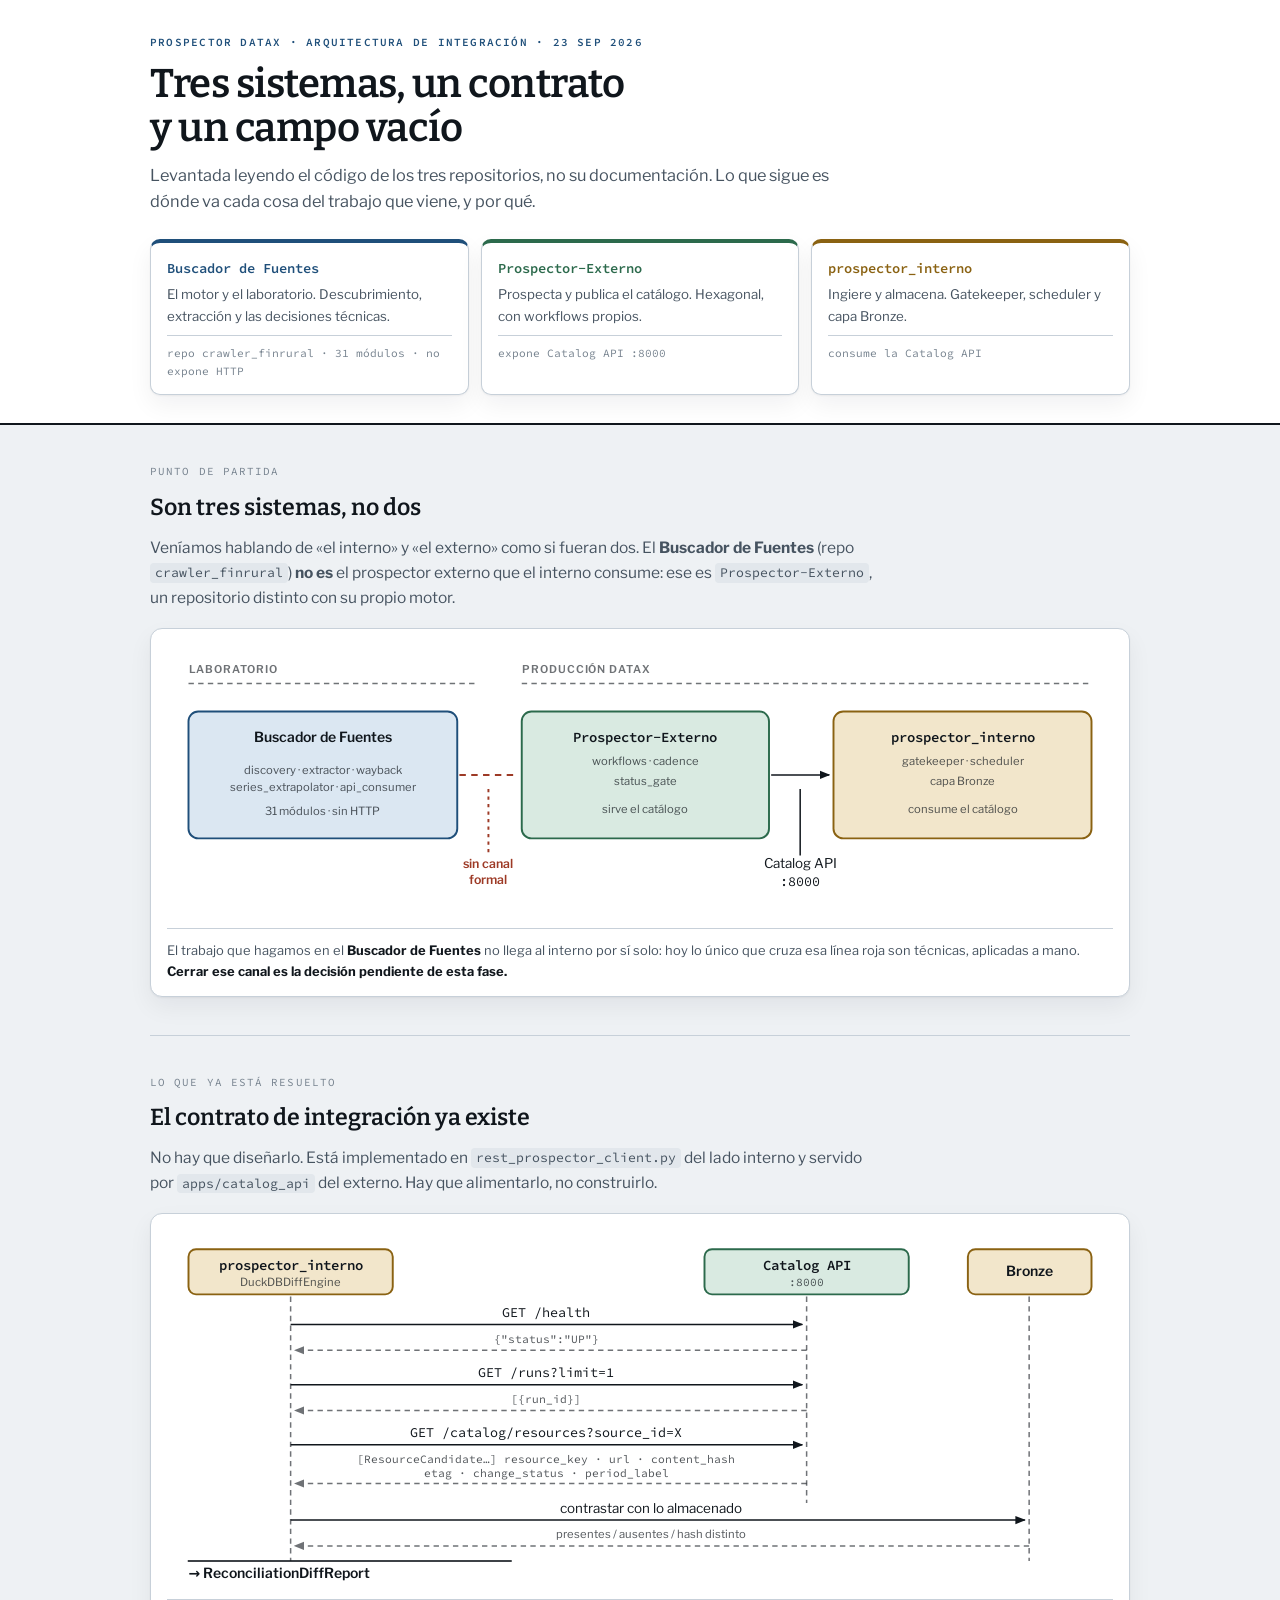
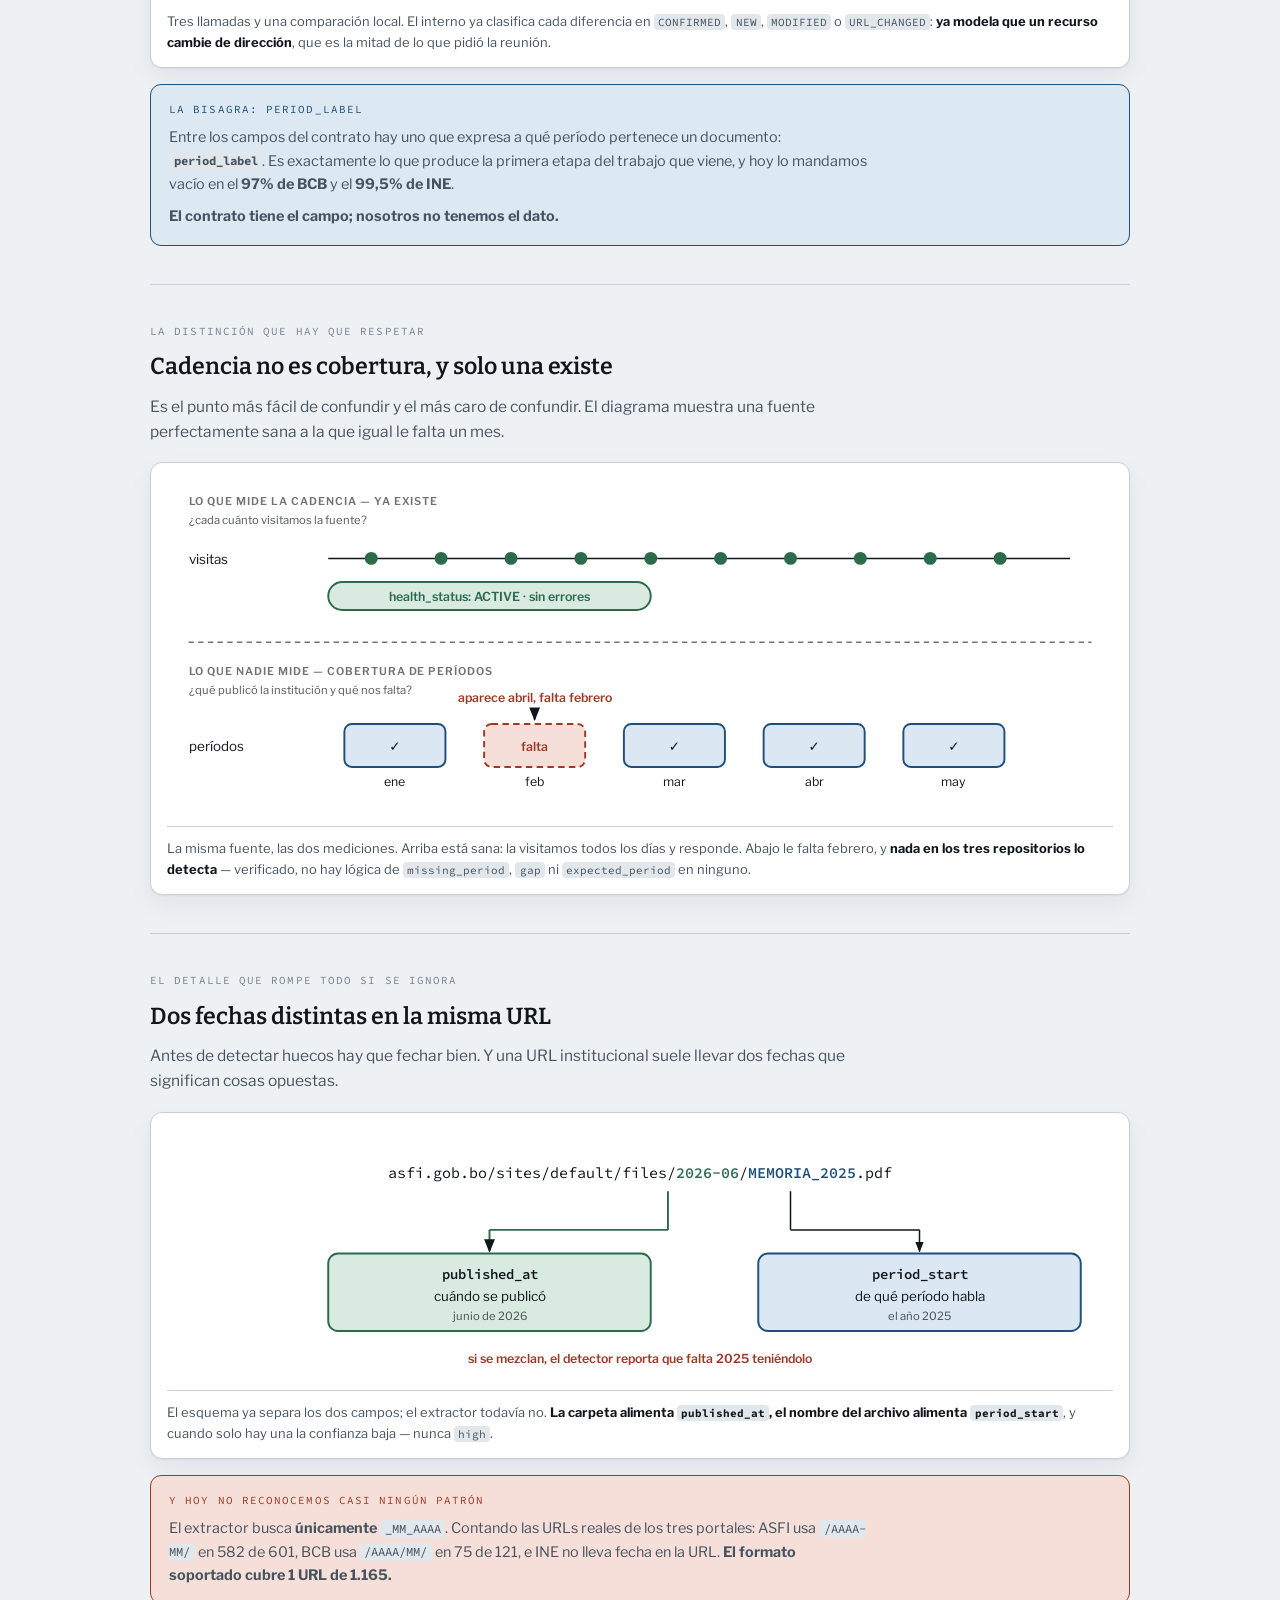
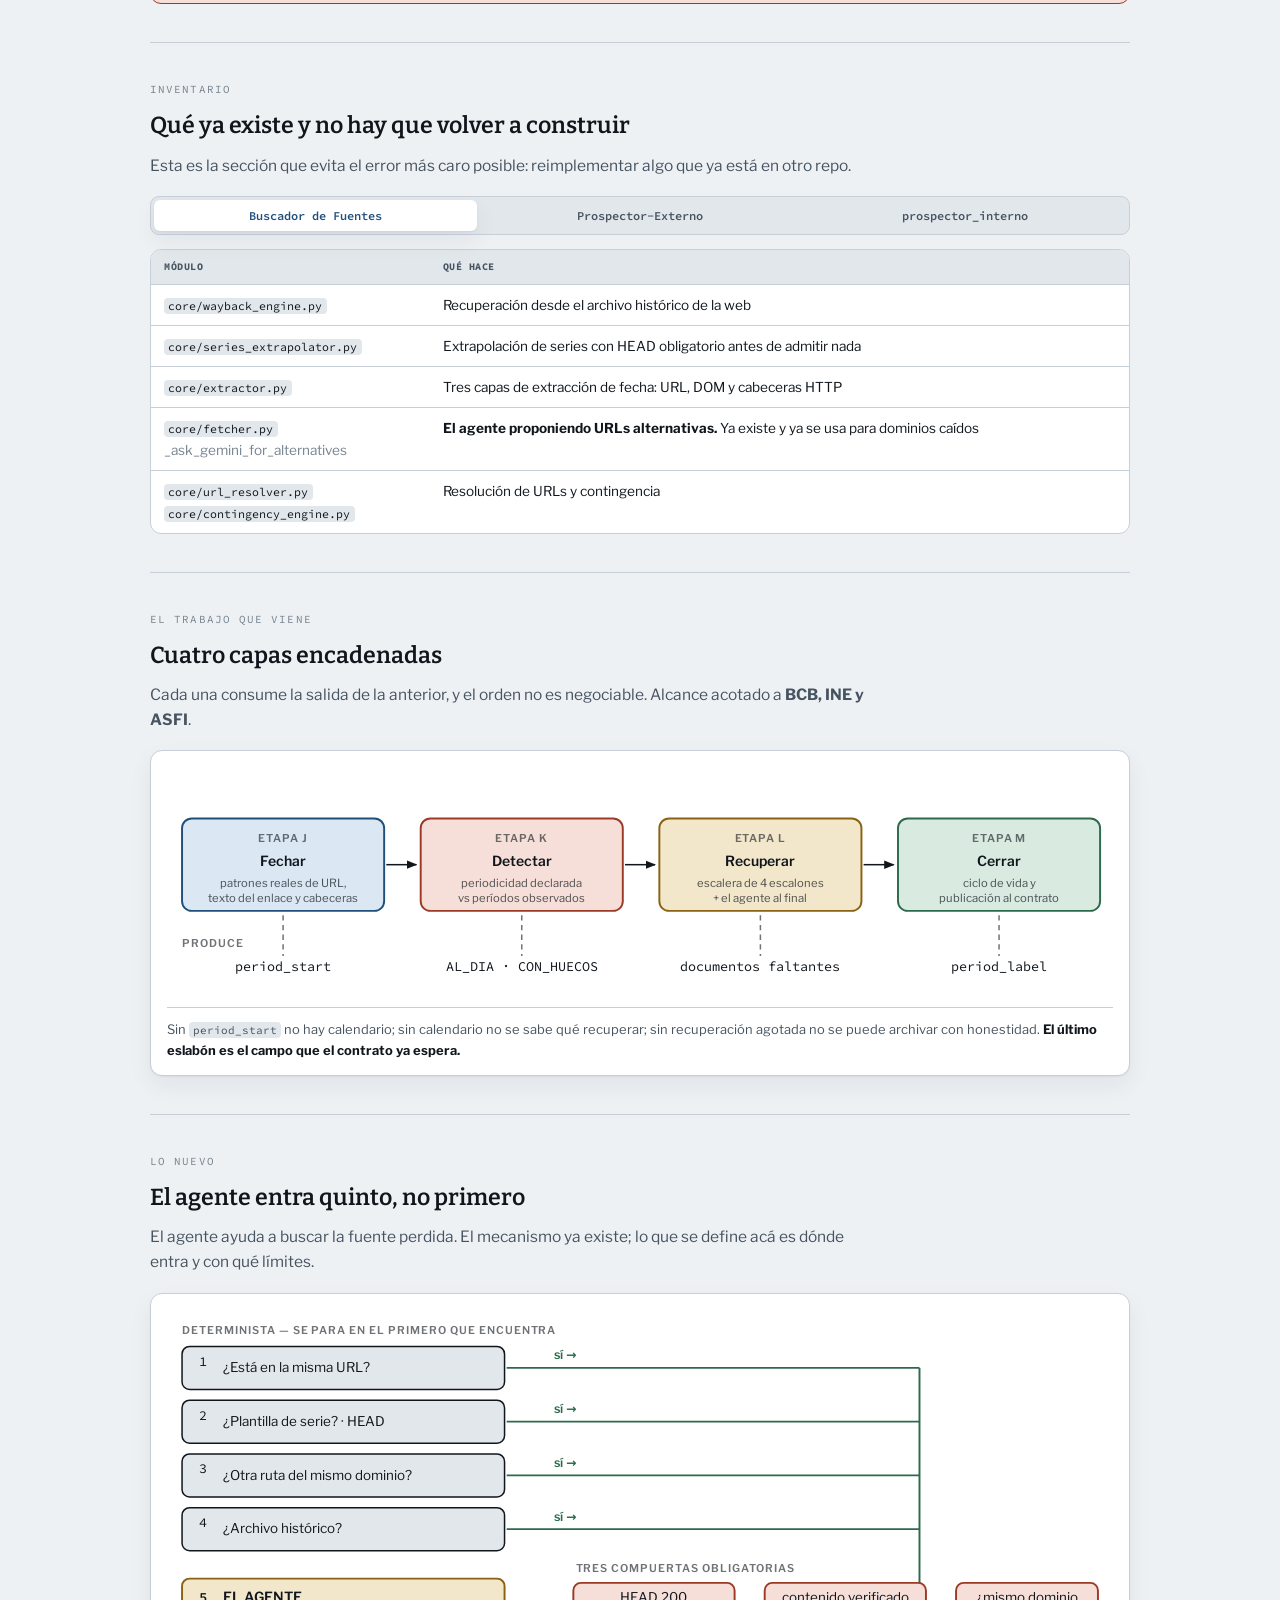
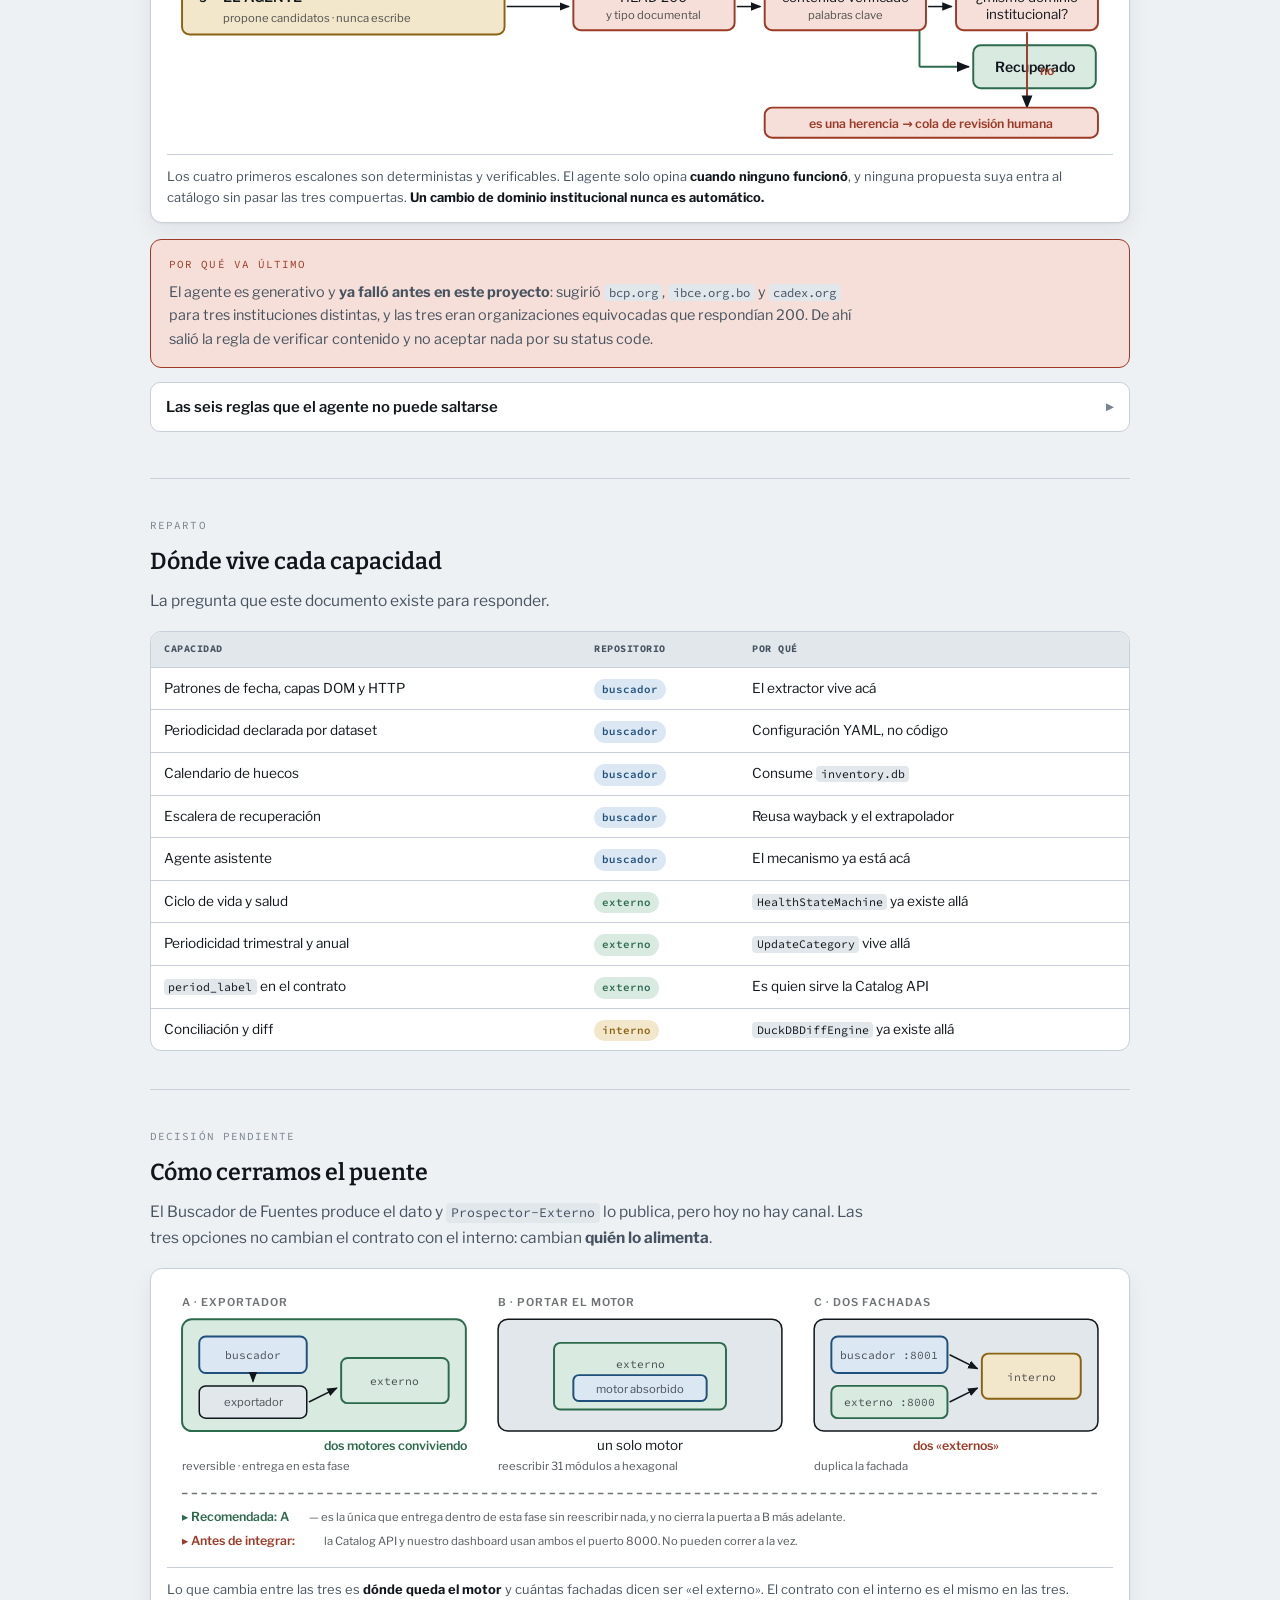
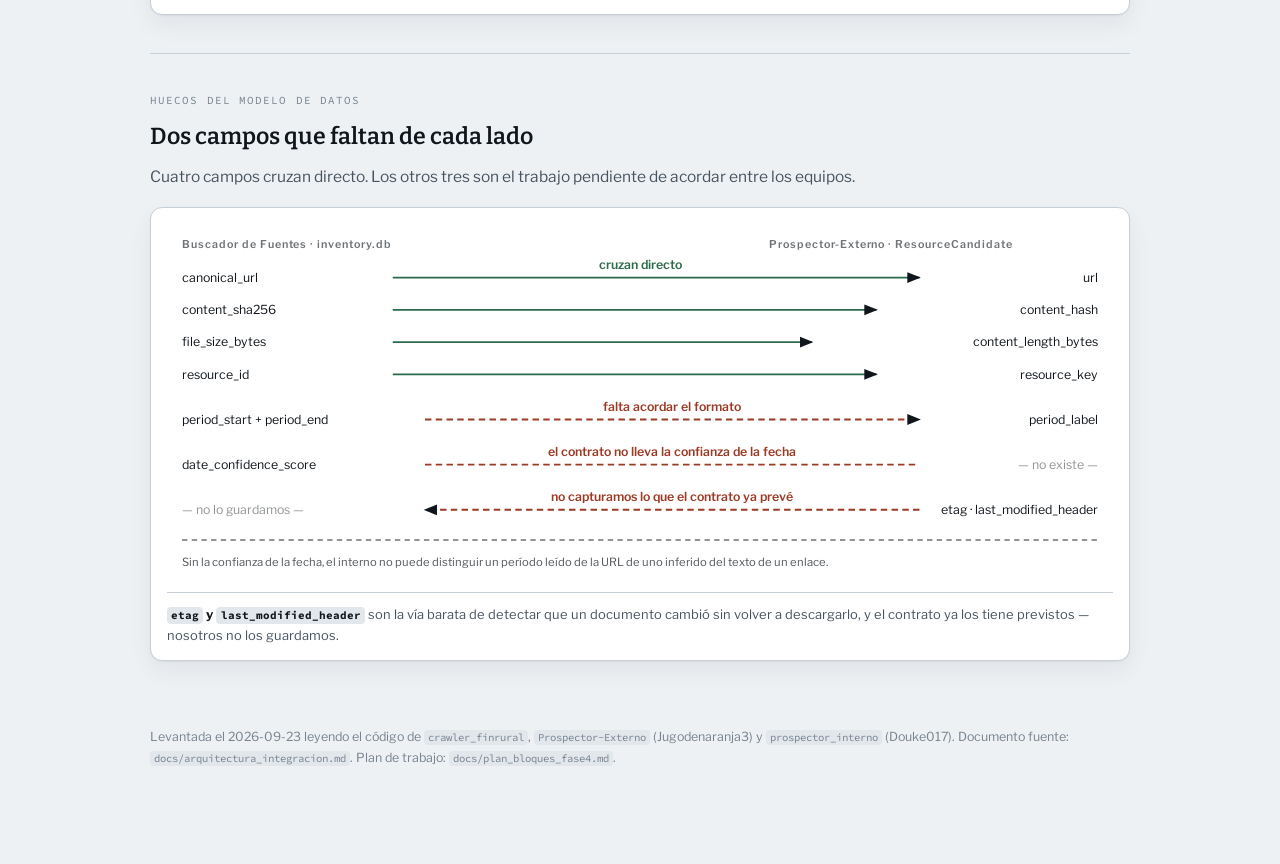
<file: docs/arquitectura_integracion.html>
<!doctype html>
<html lang="es">
<head>
<meta charset="utf-8">
<meta name="viewport" content="width=device-width, initial-scale=1, viewport-fit=cover">
<meta name="color-scheme" content="light dark">
<meta name="description" content="Arquitectura de integracion de los tres sistemas del Prospector DataX: el contrato entre ellos y donde aterriza el trabajo de la Fase 4.">
<style>
  html{-webkit-text-size-adjust:100%}
  img{max-width:100%}
  [hidden]{display:none!important}
</style>
<title>Arquitectura Prospector DataX</title>
<link rel="preconnect" href="https://fonts.googleapis.com">
<link rel="preconnect" href="https://fonts.gstatic.com" crossorigin>
<link href="https://fonts.googleapis.com/css2?family=Bitter:wght@500;600;700&family=Libre+Franklin:wght@400;500;600;700&family=Source+Code+Pro:wght@400;500;600&display=swap" rel="stylesheet">
</head>
<body>
<style>
  :root{
    --bg:#eef1f4; --surf:#fff; --surf2:#e2e7ec; --surf3:#d5dce3;
    --line:#c7d0d9; --line2:#a5b2be;
    --ink:#10161c; --ink2:#465360; --ink3:#77838f;
    --acc:#1f4f7a; --acc-bg:#dce8f2;
    --s1:#1f4f7a; --s1-bg:#dbe7f2;
    --s2:#2c6a4c; --s2-bg:#d9eae1;
    --s3:#8a6212; --s3-bg:#f2e6cb;
    --bad:#9d3a26; --bad-bg:#f6dfd8;
    --sh:0 1px 2px rgba(16,22,28,.05),0 10px 24px rgba(16,22,28,.06);
  }
  @media (prefers-color-scheme:dark){:root:not([data-theme="light"]){
    --bg:#0e1216; --surf:#161c22; --surf2:#1f272e; --surf3:#28323a;
    --line:#303b45; --line2:#44525e;
    --ink:#e9eef3; --ink2:#a7b4c0; --ink3:#76838f;
    --acc:#6fa8d6; --acc-bg:#14273a;
    --s1:#6fa8d6; --s1-bg:#152a3d;
    --s2:#69b98d; --s2-bg:#132a1f;
    --s3:#d6ab52; --s3-bg:#2e2513;
    --bad:#e08a6d; --bad-bg:#331810;
    --sh:0 1px 2px rgba(0,0,0,.4),0 10px 26px rgba(0,0,0,.45);
  }}
  :root[data-theme="dark"]{
    --bg:#0e1216; --surf:#161c22; --surf2:#1f272e; --surf3:#28323a;
    --line:#303b45; --line2:#44525e;
    --ink:#e9eef3; --ink2:#a7b4c0; --ink3:#76838f;
    --acc:#6fa8d6; --acc-bg:#14273a;
    --s1:#6fa8d6; --s1-bg:#152a3d;
    --s2:#69b98d; --s2-bg:#132a1f;
    --s3:#d6ab52; --s3-bg:#2e2513;
    --bad:#e08a6d; --bad-bg:#331810;
    --sh:0 1px 2px rgba(0,0,0,.4),0 10px 26px rgba(0,0,0,.45);
  }
  *{box-sizing:border-box}
  body{margin:0;background:var(--bg);color:var(--ink);
    font-family:'Libre Franklin',system-ui,sans-serif;font-size:15.5px;line-height:1.62}
  .wrap{max-width:1020px;margin:0 auto;padding-inline:20px;padding-block:0 76px}
  h1,h2,h3{font-family:'Bitter',Georgia,serif;font-weight:600;margin:0;text-wrap:balance}
  p{margin:0 0 12px;max-width:70ch}
  code,.mono{font-family:'Source Code Pro',ui-monospace,monospace;font-variant-numeric:tabular-nums}
  code{background:var(--surf2);padding:.1em .38em;border-radius:4px;font-size:.85em}

  .mast{background:var(--surf);border-bottom:2px solid var(--ink)}
  .mast .wrap{padding-block:34px 28px}
  .eb{font-family:'Source Code Pro',monospace;font-size:.69rem;letter-spacing:.11em;
    text-transform:uppercase;color:var(--acc);font-weight:600;margin-bottom:10px}
  h1{font-size:clamp(1.85rem,4.7vw,2.5rem);letter-spacing:-.012em;max-width:19ch;line-height:1.1}
  .dk{margin-top:12px;color:var(--ink2);font-size:1.02rem;max-width:64ch}

  .legend{display:grid;grid-template-columns:repeat(auto-fit,minmax(230px,1fr));gap:12px;margin-top:24px}
  .sys{background:var(--surf);border:1px solid var(--line);border-top:4px solid var(--c);
    border-radius:10px;padding:14px 16px;box-shadow:var(--sh)}
  .sys .nm{font-family:'Source Code Pro',monospace;font-size:.86rem;font-weight:600;color:var(--c)}
  .sys .role{font-size:.83rem;color:var(--ink2);margin-top:5px}
  .sys .ex{font-family:'Source Code Pro',monospace;font-size:.7rem;color:var(--ink3);
    margin-top:8px;padding-top:8px;border-top:1px solid var(--line)}

  section{padding-block:38px;border-bottom:1px solid var(--line)}
  section:last-of-type{border-bottom:none}
  .slab{font-family:'Source Code Pro',monospace;font-size:.68rem;letter-spacing:.1em;
    text-transform:uppercase;color:var(--ink3);margin-bottom:8px}
  h2{font-size:1.45rem;margin-bottom:8px}
  .lead{color:var(--ink2);margin-bottom:18px;max-width:66ch}

  /* ── figuras ── */
  figure{margin:18px 0 0;background:var(--surf);border:1px solid var(--line);
    border-radius:12px;padding:18px 16px 14px;box-shadow:var(--sh)}
  figcaption{font-size:.81rem;color:var(--ink2);margin-top:12px;padding-top:11px;
    border-top:1px solid var(--line);max-width:none}
  figcaption b{color:var(--ink)}
  .dg{max-width:100%;height:auto;display:block;margin:0 auto;color:var(--ink)}
  .dg text{font-family:'Libre Franklin',system-ui,sans-serif;fill:currentColor}
  .dg .mn{font-family:'Source Code Pro',monospace}
  .dg .bx{fill:var(--surf2);stroke:currentColor;stroke-width:1.4}
  .dg .b1{fill:var(--s1-bg);stroke:var(--s1);stroke-width:1.8}
  .dg .b2{fill:var(--s2-bg);stroke:var(--s2);stroke-width:1.8}
  .dg .b3{fill:var(--s3-bg);stroke:var(--s3);stroke-width:1.8}
  .dg .bb{fill:var(--bad-bg);stroke:var(--bad);stroke-width:1.8}
  .dg .ln{stroke:currentColor;stroke-width:1.4;fill:none}
  .dg .ld{stroke:currentColor;stroke-width:1.4;fill:none;stroke-dasharray:5 4;opacity:.6}
  .dg .lb{stroke:var(--bad);stroke-width:1.8;fill:none}
  .dg .lg{stroke:var(--s2);stroke-width:1.8;fill:none}
  .dg .t{font-size:12.5px}
  .dg .tt{font-size:13px;font-weight:600}
  .dg .ts{font-size:10.5px;opacity:.72}
  .dg .tb{font-size:11.5px;font-weight:600;fill:var(--bad)}
  .dg .tg{font-size:11.5px;font-weight:600;fill:var(--s2)}
  .dg .hd{font-size:10px;font-weight:600;letter-spacing:.09em;opacity:.6}

  .tsc{overflow-x:auto;border:1px solid var(--line);border-radius:11px;background:var(--surf);margin-top:14px}
  table{width:100%;border-collapse:collapse;min-width:540px}
  th,td{text-align:left;padding:9px 13px;border-bottom:1px solid var(--line);font-size:.85rem;vertical-align:top}
  th{font-family:'Source Code Pro',monospace;font-size:.63rem;text-transform:uppercase;
    letter-spacing:.05em;color:var(--ink2);background:var(--surf2)}
  tr:last-child td{border-bottom:none}
  .tag{font-family:'Source Code Pro',monospace;font-size:.68rem;font-weight:600;
    padding:2px 8px;border-radius:20px;white-space:nowrap;display:inline-block}
  .t1{background:var(--s1-bg);color:var(--s1)}
  .t2{background:var(--s2-bg);color:var(--s2)}
  .t3{background:var(--s3-bg);color:var(--s3)}
  .tno{background:var(--bad-bg);color:var(--bad)}

  .tabs{display:flex;gap:2px;background:var(--surf2);border:1px solid var(--line);
    border-radius:9px;padding:3px;margin-top:16px;flex-wrap:wrap}
  .tabs button{flex:1;min-width:130px;font-family:'Source Code Pro',monospace;font-size:.75rem;
    font-weight:600;border:0;background:transparent;color:var(--ink2);padding:8px 10px;
    border-radius:6px;cursor:pointer}
  .tabs button[aria-selected="true"]{background:var(--surf);box-shadow:var(--sh)}
  .tabs button:focus-visible{outline:2px solid var(--acc);outline-offset:1px}
  #tb1[aria-selected="true"]{color:var(--s1)}
  #tb2[aria-selected="true"]{color:var(--s2)}
  #tb3[aria-selected="true"]{color:var(--s3)}
  .panel{margin-top:12px}

  .hl{background:var(--acc-bg);border:1px solid var(--acc);border-radius:11px;padding:16px 18px;margin-top:16px}
  .hl .slab{color:var(--acc)}
  .hl p{margin:0;font-size:.9rem;color:var(--ink2)} .hl p+p{margin-top:9px}
  .warn{background:var(--bad-bg);border:1px solid var(--bad);border-radius:11px;padding:16px 18px;margin-top:16px}
  .warn .slab{color:var(--bad)}
  .warn p{margin:0;font-size:.9rem;color:var(--ink2)} .warn p+p{margin-top:9px}

  details.d{border:1px solid var(--line);border-radius:10px;background:var(--surf);
    overflow:hidden;margin-bottom:8px}
  details.d>summary{cursor:pointer;list-style:none;padding:12px 15px;display:flex;
    align-items:center;gap:11px;flex-wrap:wrap}
  details.d>summary::-webkit-details-marker{display:none}
  .dt{flex:1;font-weight:600;font-size:.93rem;min-width:160px}
  .cv{color:var(--ink3);font-size:.65rem;transition:transform .16s;flex:none}
  details.d[open]>summary{border-bottom:1px solid var(--line)}
  details.d[open] .cv{transform:rotate(90deg)}
  .db{padding:14px 15px;font-size:.88rem;color:var(--ink2)}
  .db p{margin:0 0 9px;max-width:none} .db p:last-child{margin:0} .db b{color:var(--ink)}

  ol.rules{list-style:none;counter-reset:r;padding:0;margin:0;display:flex;flex-direction:column;gap:8px}
  ol.rules li{counter-increment:r;display:grid;grid-template-columns:auto 1fr;gap:11px;
    font-size:.88rem;color:var(--ink2)}
  ol.rules li::before{content:counter(r);font-family:'Source Code Pro',monospace;font-size:.72rem;
    font-weight:700;color:var(--bad);background:var(--bad-bg);width:22px;height:22px;
    display:grid;place-items:center;border-radius:5px}
  ol.rules b{color:var(--ink)}

  footer{padding-block:28px 8px;color:var(--ink3);font-size:.78rem}
  footer p{max-width:none}
  @media (prefers-reduced-motion:reduce){*{transition:none!important}}
</style>

<header class="mast">
  <div class="wrap">
    <div class="eb">Prospector DataX · arquitectura de integración · 23 sep 2026</div>
    <h1>Tres sistemas, un contrato y un campo vacío</h1>
    <p class="dk">Levantada leyendo el código de los tres repositorios, no su documentación. Lo que sigue es dónde va cada cosa del trabajo que viene, y por qué.</p>

    <div class="legend">
      <div class="sys" style="--c:var(--s1)">
        <div class="nm">Buscador de Fuentes</div>
        <div class="role">El motor y el laboratorio. Descubrimiento, extracción y las decisiones técnicas.</div>
        <div class="ex">repo crawler_finrural · 31 módulos · no expone HTTP</div>
      </div>
      <div class="sys" style="--c:var(--s2)">
        <div class="nm">Prospector-Externo</div>
        <div class="role">Prospecta y publica el catálogo. Hexagonal, con workflows propios.</div>
        <div class="ex">expone Catalog API :8000</div>
      </div>
      <div class="sys" style="--c:var(--s3)">
        <div class="nm">prospector_interno</div>
        <div class="role">Ingiere y almacena. Gatekeeper, scheduler y capa Bronze.</div>
        <div class="ex">consume la Catalog API</div>
      </div>
    </div>
  </div>
</header>

<div class="wrap">

  <section>
    <div class="slab">Punto de partida</div>
    <h2>Son tres sistemas, no dos</h2>
    <p class="lead">Veníamos hablando de «el interno» y «el externo» como si fueran dos. El <b>Buscador de Fuentes</b> (repo <code>crawler_finrural</code>) <b>no es</b> el prospector externo que el interno consume: ese es <code>Prospector-Externo</code>, un repositorio distinto con su propio motor.</p>

    <figure>
      <svg class="dg" viewBox="0 0 880 250" role="img" aria-label="El Buscador de Fuentes no tiene canal formal hacia Prospector-Externo, que sí sirve la Catalog API al prospector interno">
        <defs><marker id="ar1" viewBox="0 0 10 10" refX="9" refY="5" markerWidth="7" markerHeight="7" orient="auto-start-reverse"><polygon points="0,1 10,5 0,9" fill="currentColor"/></marker></defs>
        <text class="hd" x="20" y="24">LABORATORIO</text>
        <text class="hd" x="330" y="24">PRODUCCIÓN DATAX</text>
        <line class="ld" x1="20" y1="34" x2="290" y2="34"/>
        <line class="ld" x1="330" y1="34" x2="860" y2="34"/>

        <rect class="b1" x="20" y="60" width="250" height="118" rx="9"/>
        <text class="tt" x="145" y="88" text-anchor="middle">Buscador de Fuentes</text>
        <text class="ts" x="145" y="118" text-anchor="middle">discovery · extractor · wayback</text>
        <text class="ts" x="145" y="134" text-anchor="middle">series_extrapolator · api_consumer</text>
        <text class="ts" x="145" y="156" text-anchor="middle">31 módulos · sin HTTP</text>

        <rect class="b2" x="330" y="60" width="230" height="118" rx="9"/>
        <text class="tt mn" x="445" y="88" text-anchor="middle">Prospector-Externo</text>
        <text class="ts" x="445" y="110" text-anchor="middle">workflows · cadence</text>
        <text class="ts" x="445" y="128" text-anchor="middle">status_gate</text>
        <text class="ts" x="445" y="154" text-anchor="middle">sirve el catálogo</text>

        <rect class="b3" x="620" y="60" width="240" height="118" rx="9"/>
        <text class="tt mn" x="740" y="88" text-anchor="middle">prospector_interno</text>
        <text class="ts" x="740" y="110" text-anchor="middle">gatekeeper · scheduler</text>
        <text class="ts" x="740" y="128" text-anchor="middle">capa Bronze</text>
        <text class="ts" x="740" y="154" text-anchor="middle">consume el catálogo</text>

        <line class="lb" x1="272" y1="119" x2="326" y2="119" stroke-dasharray="6 5"/>
        <text class="tb" x="299" y="206" text-anchor="middle">sin canal</text>
        <text class="tb" x="299" y="220" text-anchor="middle">formal</text>
        <line class="lb" x1="299" y1="132" x2="299" y2="194" stroke-dasharray="3 4"/>

        <line class="ln" x1="562" y1="119" x2="616" y2="119" marker-end="url(#ar1)"/>
        <text class="t" x="589" y="206" text-anchor="middle">Catalog API</text>
        <text class="t mn" x="589" y="222" text-anchor="middle">:8000</text>
        <line class="ln" x1="589" y1="132" x2="589" y2="194"/>
      </svg>
      <figcaption>El trabajo que hagamos en el <b>Buscador de Fuentes</b> no llega al interno por sí solo: hoy lo único que cruza esa línea roja son técnicas, aplicadas a mano. <b>Cerrar ese canal es la decisión pendiente de esta fase.</b></figcaption>
    </figure>
  </section>

  <section>
    <div class="slab">Lo que ya está resuelto</div>
    <h2>El contrato de integración ya existe</h2>
    <p class="lead">No hay que diseñarlo. Está implementado en <code>rest_prospector_client.py</code> del lado interno y servido por <code>apps/catalog_api</code> del externo. Hay que alimentarlo, no construirlo.</p>

    <figure>
      <svg class="dg" viewBox="0 0 880 330" role="img" aria-label="El interno llama a health, runs y catalog resources del externo, y luego contrasta contra su capa Bronze para producir el reporte de diferencias">
        <defs><marker id="ar2" viewBox="0 0 10 10" refX="9" refY="5" markerWidth="7" markerHeight="7" orient="auto-start-reverse"><polygon points="0,1 10,5 0,9" fill="currentColor"/></marker></defs>

        <rect class="b3" x="20" y="16" width="190" height="42" rx="7"/>
        <text class="tt mn" x="115" y="35" text-anchor="middle">prospector_interno</text>
        <text class="ts" x="115" y="50" text-anchor="middle">DuckDBDiffEngine</text>
        <rect class="b2" x="500" y="16" width="190" height="42" rx="7"/>
        <text class="tt mn" x="595" y="35" text-anchor="middle">Catalog API</text>
        <text class="ts mn" x="595" y="50" text-anchor="middle">:8000</text>
        <rect class="b3" x="745" y="16" width="115" height="42" rx="7"/>
        <text class="tt" x="802" y="41" text-anchor="middle">Bronze</text>

        <line class="ld" x1="115" y1="60" x2="115" y2="306"/>
        <line class="ld" x1="595" y1="60" x2="595" y2="252"/>
        <line class="ld" x1="802" y1="60" x2="802" y2="306"/>

        <line class="ln" x1="115" y1="86" x2="591" y2="86" marker-end="url(#ar2)"/>
        <text class="t mn" x="353" y="79" text-anchor="middle">GET /health</text>
        <line class="ld" x1="595" y1="110" x2="119" y2="110" marker-end="url(#ar2)"/>
        <text class="ts mn" x="353" y="103" text-anchor="middle">{"status":"UP"}</text>

        <line class="ln" x1="115" y1="142" x2="591" y2="142" marker-end="url(#ar2)"/>
        <text class="t mn" x="353" y="135" text-anchor="middle">GET /runs?limit=1</text>
        <line class="ld" x1="595" y1="166" x2="119" y2="166" marker-end="url(#ar2)"/>
        <text class="ts mn" x="353" y="159" text-anchor="middle">[{run_id}]</text>

        <line class="ln" x1="115" y1="198" x2="591" y2="198" marker-end="url(#ar2)"/>
        <text class="t mn" x="353" y="191" text-anchor="middle">GET /catalog/resources?source_id=X</text>
        <line class="ld" x1="595" y1="234" x2="119" y2="234" marker-end="url(#ar2)"/>
        <text class="ts mn" x="353" y="215" text-anchor="middle">[ResourceCandidate…]  resource_key · url · content_hash</text>
        <text class="ts mn" x="353" y="228" text-anchor="middle">etag · change_status · period_label</text>

        <line class="ln" x1="115" y1="268" x2="798" y2="268" marker-end="url(#ar2)"/>
        <text class="t" x="450" y="261" text-anchor="middle">contrastar con lo almacenado</text>
        <line class="ld" x1="802" y1="292" x2="119" y2="292" marker-end="url(#ar2)"/>
        <text class="ts" x="450" y="285" text-anchor="middle">presentes / ausentes / hash distinto</text>

        <rect class="bx" x="20" y="306" width="300" height="0.1" rx="0"/>
        <text class="tt" x="20" y="322">→ ReconciliationDiffReport</text>
      </svg>
      <figcaption>Tres llamadas y una comparación local. El interno ya clasifica cada diferencia en <code>CONFIRMED</code>, <code>NEW</code>, <code>MODIFIED</code> o <code>URL_CHANGED</code>: <b>ya modela que un recurso cambie de dirección</b>, que es la mitad de lo que pidió la reunión.</figcaption>
    </figure>

    <div class="hl">
      <div class="slab">La bisagra: period_label</div>
      <p>Entre los campos del contrato hay uno que expresa a qué período pertenece un documento: <b><code>period_label</code></b>. Es exactamente lo que produce la primera etapa del trabajo que viene, y hoy lo mandamos vacío en el <b>97% de BCB</b> y el <b>99,5% de INE</b>.</p>
      <p><b>El contrato tiene el campo; nosotros no tenemos el dato.</b></p>
    </div>
  </section>

  <section>
    <div class="slab">La distinción que hay que respetar</div>
    <h2>Cadencia no es cobertura, y solo una existe</h2>
    <p class="lead">Es el punto más fácil de confundir y el más caro de confundir. El diagrama muestra una fuente perfectamente sana a la que igual le falta un mes.</p>

    <figure>
      <svg class="dg" viewBox="0 0 880 310" role="img" aria-label="Una fuente con salud ACTIVE y visitas diarias correctas puede tener un período faltante, porque la cadencia mide las visitas y no los períodos publicados">
        <defs><marker id="ar3" viewBox="0 0 10 10" refX="9" refY="5" markerWidth="7" markerHeight="7" orient="auto-start-reverse"><polygon points="0,1 10,5 0,9" fill="currentColor"/></marker></defs>

        <text class="hd" x="20" y="22">LO QUE MIDE LA CADENCIA — YA EXISTE</text>
        <text class="ts" x="20" y="40">¿cada cuánto visitamos la fuente?</text>
        <line class="ln" x1="150" y1="72" x2="840" y2="72"/>
        <g fill="var(--s2)">
          <circle cx="190" cy="72" r="6"/><circle cx="255" cy="72" r="6"/><circle cx="320" cy="72" r="6"/>
          <circle cx="385" cy="72" r="6"/><circle cx="450" cy="72" r="6"/><circle cx="515" cy="72" r="6"/>
          <circle cx="580" cy="72" r="6"/><circle cx="645" cy="72" r="6"/><circle cx="710" cy="72" r="6"/>
          <circle cx="775" cy="72" r="6"/>
        </g>
        <text class="t" x="20" y="77">visitas</text>
        <rect class="b2" x="150" y="94" width="300" height="26" rx="13"/>
        <text class="tg" x="300" y="112" text-anchor="middle">health_status: ACTIVE · sin errores</text>

        <line class="ld" x1="20" y1="150" x2="860" y2="150"/>

        <text class="hd" x="20" y="180">LO QUE NADIE MIDE — COBERTURA DE PERÍODOS</text>
        <text class="ts" x="20" y="198">¿qué publicó la institución y qué nos falta?</text>

        <g class="mn" font-size="11.5" text-anchor="middle" fill="currentColor">
          <text x="212" y="284">ene</text><text x="342" y="284">feb</text><text x="472" y="284">mar</text>
          <text x="602" y="284">abr</text><text x="732" y="284">may</text>
        </g>
        <rect class="b1" x="165" y="226" width="94" height="40" rx="7"/>
        <text class="t" x="212" y="251" text-anchor="middle">✓</text>
        <rect class="bb" x="295" y="226" width="94" height="40" rx="7" stroke-dasharray="6 4"/>
        <text class="tb" x="342" y="251" text-anchor="middle">falta</text>
        <rect class="b1" x="425" y="226" width="94" height="40" rx="7"/>
        <text class="t" x="472" y="251" text-anchor="middle">✓</text>
        <rect class="b1" x="555" y="226" width="94" height="40" rx="7"/>
        <text class="t" x="602" y="251" text-anchor="middle">✓</text>
        <rect class="b1" x="685" y="226" width="94" height="40" rx="7"/>
        <text class="t" x="732" y="251" text-anchor="middle">✓</text>
        <text class="t" x="20" y="251">períodos</text>

        <line class="lb" x1="342" y1="212" x2="342" y2="222" marker-end="url(#ar3)"/>
        <text class="tb" x="342" y="206" text-anchor="middle">aparece abril, falta febrero</text>
      </svg>
      <figcaption>La misma fuente, las dos mediciones. Arriba está sana: la visitamos todos los días y responde. Abajo le falta febrero, y <b>nada en los tres repositorios lo detecta</b> — verificado, no hay lógica de <code>missing_period</code>, <code>gap</code> ni <code>expected_period</code> en ninguno.</figcaption>
    </figure>
  </section>

  <section>
    <div class="slab">El detalle que rompe todo si se ignora</div>
    <h2>Dos fechas distintas en la misma URL</h2>
    <p class="lead">Antes de detectar huecos hay que fechar bien. Y una URL institucional suele llevar dos fechas que significan cosas opuestas.</p>

    <figure>
      <svg class="dg" viewBox="0 0 880 230" role="img" aria-label="En la URL de ASFI la carpeta 2026-06 indica cuándo se publicó y el nombre MEMORIA_2025 indica de qué período habla el documento">
        <defs><marker id="ar4" viewBox="0 0 10 10" refX="9" refY="5" markerWidth="7" markerHeight="7" orient="auto-start-reverse"><polygon points="0,1 10,5 0,9" fill="currentColor"/></marker></defs>

        <text class="mn" font-size="14" x="440" y="44" text-anchor="middle" fill="currentColor">asfi.gob.bo/sites/default/files/<tspan font-weight="600" fill="var(--s2)">2026-06</tspan>/<tspan font-weight="600" fill="var(--s1)">MEMORIA_2025</tspan>.pdf</text>

        <line class="lg" x1="466" y1="56" x2="466" y2="92"/>
        <line class="lg" x1="466" y1="92" x2="300" y2="92"/>
        <line class="lg" x1="300" y1="92" x2="300" y2="112" marker-end="url(#ar4)" stroke="var(--s2)"/>
        <rect class="b2" x="150" y="114" width="300" height="72" rx="9"/>
        <text class="tt mn" x="300" y="138" text-anchor="middle">published_at</text>
        <text class="t" x="300" y="158" text-anchor="middle">cuándo se publicó</text>
        <text class="ts" x="300" y="176" text-anchor="middle">junio de 2026</text>

        <line class="ln" x1="580" y1="56" x2="580" y2="92" stroke="var(--s1)"/>
        <line class="ln" x1="580" y1="92" x2="700" y2="92" stroke="var(--s1)"/>
        <line class="ln" x1="700" y1="92" x2="700" y2="112" marker-end="url(#ar4)" stroke="var(--s1)"/>
        <rect class="b1" x="550" y="114" width="300" height="72" rx="9"/>
        <text class="tt mn" x="700" y="138" text-anchor="middle">period_start</text>
        <text class="t" x="700" y="158" text-anchor="middle">de qué período habla</text>
        <text class="ts" x="700" y="176" text-anchor="middle">el año 2025</text>

        <text class="tb" x="440" y="216" text-anchor="middle">si se mezclan, el detector reporta que falta 2025 teniéndolo</text>
      </svg>
      <figcaption>El esquema ya separa los dos campos; el extractor todavía no. <b>La carpeta alimenta <code>published_at</code>, el nombre del archivo alimenta <code>period_start</code></b>, y cuando solo hay una la confianza baja — nunca <code>high</code>.</figcaption>
    </figure>

    <div class="warn">
      <div class="slab">Y hoy no reconocemos casi ningún patrón</div>
      <p>El extractor busca <b>únicamente</b> <code>_MM_AAAA</code>. Contando las URLs reales de los tres portales: ASFI usa <code>/AAAA-MM/</code> en 582 de 601, BCB usa <code>/AAAA/MM/</code> en 75 de 121, e INE no lleva fecha en la URL. <b>El formato soportado cubre 1 URL de 1.165.</b></p>
    </div>
  </section>

  <section>
    <div class="slab">Inventario</div>
    <h2>Qué ya existe y no hay que volver a construir</h2>
    <p class="lead">Esta es la sección que evita el error más caro posible: reimplementar algo que ya está en otro repo.</p>

    <div class="tabs" role="tablist">
      <button id="tb1" role="tab" aria-selected="true" aria-controls="p1">Buscador de Fuentes</button>
      <button id="tb2" role="tab" aria-selected="false" aria-controls="p2">Prospector-Externo</button>
      <button id="tb3" role="tab" aria-selected="false" aria-controls="p3">prospector_interno</button>
    </div>

    <div class="panel" id="p1" role="tabpanel">
      <div class="tsc"><table>
        <tr><th>Módulo</th><th>Qué hace</th></tr>
        <tr><td><code>core/wayback_engine.py</code></td><td>Recuperación desde el archivo histórico de la web</td></tr>
        <tr><td><code>core/series_extrapolator.py</code></td><td>Extrapolación de series con HEAD obligatorio antes de admitir nada</td></tr>
        <tr><td><code>core/extractor.py</code></td><td>Tres capas de extracción de fecha: URL, DOM y cabeceras HTTP</td></tr>
        <tr><td><code>core/fetcher.py</code><br><span style="color:var(--ink3)">_ask_gemini_for_alternatives</span></td><td><b>El agente proponiendo URLs alternativas.</b> Ya existe y ya se usa para dominios caídos</td></tr>
        <tr><td><code>core/url_resolver.py</code><br><code>core/contingency_engine.py</code></td><td>Resolución de URLs y contingencia</td></tr>
      </table></div>
    </div>

    <div class="panel" id="p2" role="tabpanel" hidden>
      <div class="tsc"><table>
        <tr><th>Módulo</th><th>Qué hace</th><th>¿Sirve?</th></tr>
        <tr><td><code>application/cadence_evaluator.py</code></td><td>Ajusta <code>next_eligible_at</code> y <code>health_status</code> según si hubo cambios</td><td><span class="tag t2">parcial</span></td></tr>
        <tr><td><code>domain/health.py</code></td><td><code>ACTIVE</code> · <code>WARNING</code> · <code>SUSPENDED</code> con máquina de estados</td><td><span class="tag t2">sí</span></td></tr>
        <tr><td><code>domain/cadence.py</code></td><td>Solo <code>DAILY</code> · <code>WEEKLY</code> · <code>MONTHLY</code></td><td><span class="tag tno">insuficiente</span></td></tr>
        <tr><td><code>application/status_gate.py</code></td><td>Compuerta de estado de corrida</td><td><span class="tag t2">sí</span></td></tr>
        <tr><td><code>workflows/javascript_workflow.py</code></td><td>Portales que renderizan en el cliente</td><td><span class="tag t2">sí</span></td></tr>
      </table></div>
      <p style="font-size:.86rem;color:var(--ink2);margin-top:12px"><code>UpdateCategory</code> solo admite diario, semanal y mensual. Las series bolivianas incluyen <b>boletines trimestrales y memorias anuales</b>, que hoy no se pueden expresar.</p>
    </div>

    <div class="panel" id="p3" role="tabpanel" hidden>
      <div class="tsc"><table>
        <tr><th>Módulo</th><th>Qué hace</th></tr>
        <tr><td><code>application/bridge/diff_engine.py</code></td><td><b>Conciliación con DuckDB</b> entre el catálogo externo y el almacenamiento local</td></tr>
        <tr><td><code>application/bridge/sync_orchestrator.py</code></td><td>Orquesta la sincronización</td></tr>
        <tr><td><code>adapters/external/rest_prospector_client.py</code></td><td>Cliente HTTP de la Catalog API — <b>define el contrato</b></td></tr>
        <tr><td><code>application/gatekeeper.py</code></td><td>Cache hit y locks en vuelo antes de pedir por HTTP</td></tr>
        <tr><td><code>application/scheduler.py</code></td><td>Round-robin multidominio y token bucket con jitter</td></tr>
        <tr><td><code>adapters/storage/local_bronze.py</code></td><td>Capa Bronze inmutable con SHA-256 al vuelo y renombrado atómico</td></tr>
      </table></div>
    </div>
  </section>

  <section>
    <div class="slab">El trabajo que viene</div>
    <h2>Cuatro capas encadenadas</h2>
    <p class="lead">Cada una consume la salida de la anterior, y el orden no es negociable. Alcance acotado a <b>BCB, INE y ASFI</b>.</p>

    <figure>
      <svg class="dg" viewBox="0 0 880 210" role="img" aria-label="Cuatro etapas encadenadas: fechar produce period_start, detectar produce el estado del dataset, recuperar produce los períodos faltantes y cerrar produce el period_label del contrato">
        <defs><marker id="ar5" viewBox="0 0 10 10" refX="9" refY="5" markerWidth="7" markerHeight="7" orient="auto-start-reverse"><polygon points="0,1 10,5 0,9" fill="currentColor"/></marker></defs>

        <rect class="b1" x="14" y="46" width="188" height="86" rx="9"/>
        <text class="hd" x="108" y="68" text-anchor="middle">ETAPA J</text>
        <text class="tt" x="108" y="90" text-anchor="middle">Fechar</text>
        <text class="ts" x="108" y="110" text-anchor="middle">patrones reales de URL,</text>
        <text class="ts" x="108" y="124" text-anchor="middle">texto del enlace y cabeceras</text>

        <rect class="bb" x="236" y="46" width="188" height="86" rx="9"/>
        <text class="hd" x="330" y="68" text-anchor="middle">ETAPA K</text>
        <text class="tt" x="330" y="90" text-anchor="middle">Detectar</text>
        <text class="ts" x="330" y="110" text-anchor="middle">periodicidad declarada</text>
        <text class="ts" x="330" y="124" text-anchor="middle">vs períodos observados</text>

        <rect class="b3" x="458" y="46" width="188" height="86" rx="9"/>
        <text class="hd" x="552" y="68" text-anchor="middle">ETAPA L</text>
        <text class="tt" x="552" y="90" text-anchor="middle">Recuperar</text>
        <text class="ts" x="552" y="110" text-anchor="middle">escalera de 4 escalones</text>
        <text class="ts" x="552" y="124" text-anchor="middle">+ el agente al final</text>

        <rect class="b2" x="680" y="46" width="188" height="86" rx="9"/>
        <text class="hd" x="774" y="68" text-anchor="middle">ETAPA M</text>
        <text class="tt" x="774" y="90" text-anchor="middle">Cerrar</text>
        <text class="ts" x="774" y="110" text-anchor="middle">ciclo de vida y</text>
        <text class="ts" x="774" y="124" text-anchor="middle">publicación al contrato</text>

        <line class="ln" x1="204" y1="89" x2="232" y2="89" marker-end="url(#ar5)"/>
        <line class="ln" x1="426" y1="89" x2="454" y2="89" marker-end="url(#ar5)"/>
        <line class="ln" x1="648" y1="89" x2="676" y2="89" marker-end="url(#ar5)"/>

        <text class="hd" x="14" y="166">PRODUCE</text>
        <text class="t mn" x="108" y="188" text-anchor="middle">period_start</text>
        <text class="t mn" x="330" y="188" text-anchor="middle">AL_DIA · CON_HUECOS</text>
        <text class="t mn" x="552" y="188" text-anchor="middle">documentos faltantes</text>
        <text class="t mn" x="774" y="188" text-anchor="middle">period_label</text>
        <line class="ld" x1="108" y1="136" x2="108" y2="174"/>
        <line class="ld" x1="330" y1="136" x2="330" y2="174"/>
        <line class="ld" x1="552" y1="136" x2="552" y2="174"/>
        <line class="ld" x1="774" y1="136" x2="774" y2="174"/>
      </svg>
      <figcaption>Sin <code>period_start</code> no hay calendario; sin calendario no se sabe qué recuperar; sin recuperación agotada no se puede archivar con honestidad. <b>El último eslabón es el campo que el contrato ya espera.</b></figcaption>
    </figure>
  </section>

  <section>
    <div class="slab">Lo nuevo</div>
    <h2>El agente entra quinto, no primero</h2>
    <p class="lead">El agente ayuda a buscar la fuente perdida. El mecanismo ya existe; lo que se define acá es dónde entra y con qué límites.</p>

    <figure>
      <svg class="dg" viewBox="0 0 880 400" role="img" aria-label="Escalera de cinco escalones: misma URL, plantilla de serie, otra ruta del dominio, archivo histórico y por último el agente, cuyas propuestas pasan por tres compuertas de verificación">
        <defs><marker id="ar6" viewBox="0 0 10 10" refX="9" refY="5" markerWidth="7" markerHeight="7" orient="auto-start-reverse"><polygon points="0,1 10,5 0,9" fill="currentColor"/></marker></defs>

        <text class="hd" x="14" y="20">DETERMINISTA — SE PARA EN EL PRIMERO QUE ENCUENTRA</text>

        <rect class="bx" x="14" y="32" width="300" height="40" rx="7"/>
        <text class="t mn" x="30" y="50">1</text><text class="t" x="52" y="56">¿Está en la misma URL?</text>
        <rect class="bx" x="14" y="82" width="300" height="40" rx="7"/>
        <text class="t mn" x="30" y="100">2</text><text class="t" x="52" y="106">¿Plantilla de serie? · HEAD</text>
        <rect class="bx" x="14" y="132" width="300" height="40" rx="7"/>
        <text class="t mn" x="30" y="150">3</text><text class="t" x="52" y="156">¿Otra ruta del mismo dominio?</text>
        <rect class="bx" x="14" y="182" width="300" height="40" rx="7"/>
        <text class="t mn" x="30" y="200">4</text><text class="t" x="52" y="206">¿Archivo histórico?</text>

        <rect class="b3" x="14" y="248" width="300" height="52" rx="7"/>
        <text class="tt mn" x="30" y="270">5</text>
        <text class="tt" x="52" y="270">EL AGENTE</text>
        <text class="ts" x="52" y="288">propone candidatos · nunca escribe</text>

        <line class="lg" x1="316" y1="52" x2="700" y2="52"/>
        <line class="lg" x1="316" y1="102" x2="700" y2="102"/>
        <line class="lg" x1="316" y1="152" x2="700" y2="152"/>
        <line class="lg" x1="316" y1="202" x2="700" y2="202"/>
        <line class="lg" x1="700" y1="52" x2="700" y2="330"/>
        <line class="lg" x1="700" y1="330" x2="746" y2="330" marker-end="url(#ar6)" stroke="var(--s2)"/>
        <rect class="b2" x="750" y="310" width="114" height="40" rx="7"/>
        <text class="tt" x="807" y="335" text-anchor="middle">Recuperado</text>

        <text class="tg" x="360" y="44">sí →</text>
        <text class="tg" x="360" y="94">sí →</text>
        <text class="tg" x="360" y="144">sí →</text>
        <text class="tg" x="360" y="194">sí →</text>

        <text class="hd" x="380" y="242">TRES COMPUERTAS OBLIGATORIAS</text>
        <line class="ln" x1="316" y1="274" x2="374" y2="274" marker-end="url(#ar6)"/>
        <rect class="bb" x="378" y="252" width="150" height="44" rx="7"/>
        <text class="t" x="453" y="270" text-anchor="middle">HEAD 200</text>
        <text class="ts" x="453" y="286" text-anchor="middle">y tipo documental</text>
        <line class="ln" x1="530" y1="274" x2="552" y2="274" marker-end="url(#ar6)"/>
        <rect class="bb" x="556" y="252" width="150" height="44" rx="7"/>
        <text class="t" x="631" y="270" text-anchor="middle">contenido verificado</text>
        <text class="ts" x="631" y="286" text-anchor="middle">palabras clave</text>
        <line class="ln" x1="708" y1="274" x2="730" y2="274" marker-end="url(#ar6)"/>
        <rect class="bb" x="734" y="252" width="132" height="44" rx="7"/>
        <text class="t" x="800" y="270" text-anchor="middle">¿mismo dominio</text>
        <text class="t" x="800" y="286" text-anchor="middle">institucional?</text>

        <line class="lb" x1="800" y1="298" x2="800" y2="368" marker-end="url(#ar6)" stroke="var(--bad)"/>
        <text class="tb" x="812" y="338">no</text>
        <rect class="bb" x="556" y="368" width="310" height="28" rx="7"/>
        <text class="tb" x="711" y="387" text-anchor="middle">es una herencia → cola de revisión humana</text>
      </svg>
      <figcaption>Los cuatro primeros escalones son deterministas y verificables. El agente solo opina <b>cuando ninguno funcionó</b>, y ninguna propuesta suya entra al catálogo sin pasar las tres compuertas. <b>Un cambio de dominio institucional nunca es automático.</b></figcaption>
    </figure>

    <div class="warn">
      <div class="slab">Por qué va último</div>
      <p>El agente es generativo y <b>ya falló antes en este proyecto</b>: sugirió <code>bcp.org</code>, <code>ibce.org.bo</code> y <code>cadex.org</code> para tres instituciones distintas, y las tres eran organizaciones equivocadas que respondían 200. De ahí salió la regla de verificar contenido y no aceptar nada por su status code.</p>
    </div>

    <details class="d" style="margin-top:14px"><summary><span class="dt">Las seis reglas que el agente no puede saltarse</span><span class="cv">▶</span></summary>
      <div class="db">
        <ol class="rules">
          <li><b>Nunca escribe en la base.</b> Propone candidatos; quien los admite es la verificación.</li>
          <li><b>Toda propuesta pasa por HEAD</b> con status 200, tamaño mayor a cero y tipo documental.</li>
          <li><b>Toda propuesta pasa por verificación de contenido</b> con palabras clave de la institución. Un 200 no prueba nada.</li>
          <li><b>Cambio de dominio institucional nunca es automático.</b> Eso es una herencia y va a revisión humana con su evidencia.</li>
          <li><b>Tope de llamadas por corrida</b>, registrado. La cuota ya se consumió sin querer una vez.</li>
          <li><b>Queda registrado en qué escalón apareció cada recuperación</b> — es lo que dirá, con datos, si el agente aporta o si los cuatro deterministas bastan.</li>
        </ol>
      </div>
    </details>
  </section>

  <section>
    <div class="slab">Reparto</div>
    <h2>Dónde vive cada capacidad</h2>
    <p class="lead">La pregunta que este documento existe para responder.</p>
    <div class="tsc">
      <table>
        <tr><th>Capacidad</th><th>Repositorio</th><th>Por qué</th></tr>
        <tr><td>Patrones de fecha, capas DOM y HTTP</td><td><span class="tag t1">buscador</span></td><td>El extractor vive acá</td></tr>
        <tr><td>Periodicidad declarada por dataset</td><td><span class="tag t1">buscador</span></td><td>Configuración YAML, no código</td></tr>
        <tr><td>Calendario de huecos</td><td><span class="tag t1">buscador</span></td><td>Consume <code>inventory.db</code></td></tr>
        <tr><td>Escalera de recuperación</td><td><span class="tag t1">buscador</span></td><td>Reusa wayback y el extrapolador</td></tr>
        <tr><td>Agente asistente</td><td><span class="tag t1">buscador</span></td><td>El mecanismo ya está acá</td></tr>
        <tr><td>Ciclo de vida y salud</td><td><span class="tag t2">externo</span></td><td><code>HealthStateMachine</code> ya existe allá</td></tr>
        <tr><td>Periodicidad trimestral y anual</td><td><span class="tag t2">externo</span></td><td><code>UpdateCategory</code> vive allá</td></tr>
        <tr><td><code>period_label</code> en el contrato</td><td><span class="tag t2">externo</span></td><td>Es quien sirve la Catalog API</td></tr>
        <tr><td>Conciliación y diff</td><td><span class="tag t3">interno</span></td><td><code>DuckDBDiffEngine</code> ya existe allá</td></tr>
      </table>
    </div>
  </section>

  <section>
    <div class="slab">Decisión pendiente</div>
    <h2>Cómo cerramos el puente</h2>
    <p class="lead">El Buscador de Fuentes produce el dato y <code>Prospector-Externo</code> lo publica, pero hoy no hay canal. Las tres opciones no cambian el contrato con el interno: cambian <b>quién lo alimenta</b>.</p>

    <figure>
      <svg class="dg" viewBox="0 0 880 250" role="img" aria-label="Opción A agrega un exportador entre el buscador y el externo; opción B absorbe el motor dentro del externo; opción C hace que el buscador exponga su propia Catalog API en paralelo">
        <defs><marker id="ar7" viewBox="0 0 10 10" refX="9" refY="5" markerWidth="7" markerHeight="7" orient="auto-start-reverse"><polygon points="0,1 10,5 0,9" fill="currentColor"/></marker></defs>

        <text class="hd" x="14" y="18">A · EXPORTADOR</text>
        <rect class="b2" x="14" y="30" width="264" height="104" rx="9" stroke-width="2.5"/>
        <rect class="b1" x="30" y="46" width="100" height="34" rx="6"/>
        <text class="ts mn" x="80" y="67" text-anchor="middle">buscador</text>
        <rect class="bx" x="30" y="92" width="100" height="30" rx="6"/>
        <text class="ts" x="80" y="111" text-anchor="middle">exportador</text>
        <line class="ln" x1="80" y1="82" x2="80" y2="88" marker-end="url(#ar7)"/>
        <rect class="b2" x="162" y="66" width="100" height="42" rx="6"/>
        <text class="ts mn" x="212" y="91" text-anchor="middle">externo</text>
        <line class="ln" x1="132" y1="107" x2="158" y2="94" marker-end="url(#ar7)"/>
        <text class="tg" x="146" y="152">dos motores conviviendo</text>
        <text class="ts" x="14" y="170">reversible · entrega en esta fase</text>

        <text class="hd" x="308" y="18">B · PORTAR EL MOTOR</text>
        <rect class="bx" x="308" y="30" width="264" height="104" rx="9"/>
        <rect class="b2" x="360" y="52" width="160" height="62" rx="6"/>
        <text class="ts mn" x="440" y="75" text-anchor="middle">externo</text>
        <rect class="b1" x="378" y="82" width="124" height="24" rx="5"/>
        <text class="ts" x="440" y="99" text-anchor="middle">motor absorbido</text>
        <text class="t" x="440" y="152" text-anchor="middle">un solo motor</text>
        <text class="ts" x="308" y="170">reescribir 31 módulos a hexagonal</text>

        <text class="hd" x="602" y="18">C · DOS FACHADAS</text>
        <rect class="bx" x="602" y="30" width="264" height="104" rx="9"/>
        <rect class="b1" x="618" y="46" width="108" height="34" rx="6"/>
        <text class="ts mn" x="672" y="67" text-anchor="middle">buscador :8001</text>
        <rect class="b2" x="618" y="92" width="108" height="30" rx="6"/>
        <text class="ts mn" x="672" y="111" text-anchor="middle">externo :8000</text>
        <rect class="b3" x="758" y="62" width="92" height="42" rx="6"/>
        <text class="ts mn" x="804" y="87" text-anchor="middle">interno</text>
        <line class="ln" x1="728" y1="63" x2="754" y2="76" marker-end="url(#ar7)"/>
        <line class="ln" x1="728" y1="107" x2="754" y2="94" marker-end="url(#ar7)"/>
        <text class="tb" x="734" y="152" text-anchor="middle">dos «externos»</text>
        <text class="ts" x="602" y="170">duplica la fachada</text>

        <line class="ld" x1="14" y1="192" x2="866" y2="192"/>
        <text class="tg" x="14" y="218">▸ Recomendada: A</text>
        <text class="ts" x="132" y="218">— es la única que entrega dentro de esta fase sin reescribir nada, y no cierra la puerta a B más adelante.</text>
        <text class="tb" x="14" y="240">▸ Antes de integrar:</text>
        <text class="ts" x="146" y="240">la Catalog API y nuestro dashboard usan ambos el puerto 8000. No pueden correr a la vez.</text>
      </svg>
      <figcaption>Lo que cambia entre las tres es <b>dónde queda el motor</b> y cuántas fachadas dicen ser «el externo». El contrato con el interno es el mismo en las tres.</figcaption>
    </figure>
  </section>

  <section>
    <div class="slab">Huecos del modelo de datos</div>
    <h2>Dos campos que faltan de cada lado</h2>
    <p class="lead">Cuatro campos cruzan directo. Los otros tres son el trabajo pendiente de acordar entre los equipos.</p>

    <figure>
      <svg class="dg" viewBox="0 0 880 330" role="img" aria-label="Cuatro campos de inventory.db mapean directo a ResourceCandidate; period_label necesita acordar formato, date_confidence_score no existe en el contrato y etag no se guarda del lado nuestro">
        <defs><marker id="ar8" viewBox="0 0 10 10" refX="9" refY="5" markerWidth="7" markerHeight="7" orient="auto-start-reverse"><polygon points="0,1 10,5 0,9" fill="currentColor"/></marker></defs>

        <text class="hd" x="14" y="20">Buscador de Fuentes · inventory.db</text>
        <text class="hd" x="560" y="20">Prospector-Externo · ResourceCandidate</text>

        <g class="mn" font-size="11.5" fill="currentColor">
          <text x="14" y="52">canonical_url</text>
          <text x="14" y="82">content_sha256</text>
          <text x="14" y="112">file_size_bytes</text>
          <text x="14" y="142">resource_id</text>
          <text x="14" y="184">period_start + period_end</text>
          <text x="14" y="226">date_confidence_score</text>
          <text x="14" y="268" opacity=".45">— no lo guardamos —</text>
        </g>
        <g class="mn" font-size="11.5" fill="currentColor" text-anchor="end">
          <text x="866" y="52">url</text>
          <text x="866" y="82">content_hash</text>
          <text x="866" y="112">content_length_bytes</text>
          <text x="866" y="142">resource_key</text>
          <text x="866" y="184">period_label</text>
          <text x="866" y="226" opacity=".45">— no existe —</text>
          <text x="866" y="268">etag · last_modified_header</text>
        </g>

        <line class="lg" x1="210" y1="48" x2="700" y2="48" marker-end="url(#ar8)" stroke="var(--s2)"/>
        <line class="lg" x1="210" y1="78" x2="660" y2="78" marker-end="url(#ar8)" stroke="var(--s2)"/>
        <line class="lg" x1="210" y1="108" x2="600" y2="108" marker-end="url(#ar8)" stroke="var(--s2)"/>
        <line class="lg" x1="210" y1="138" x2="660" y2="138" marker-end="url(#ar8)" stroke="var(--s2)"/>
        <text class="tg" x="440" y="40" text-anchor="middle">cruzan directo</text>

        <line class="lb" x1="240" y1="180" x2="700" y2="180" stroke-dasharray="6 4" marker-end="url(#ar8)" stroke="var(--bad)"/>
        <text class="tb" x="470" y="172" text-anchor="middle">falta acordar el formato</text>

        <line class="lb" x1="240" y1="222" x2="700" y2="222" stroke-dasharray="6 4" stroke="var(--bad)"/>
        <text class="tb" x="470" y="214" text-anchor="middle">el contrato no lleva la confianza de la fecha</text>

        <line class="lb" x1="700" y1="264" x2="240" y2="264" stroke-dasharray="6 4" marker-end="url(#ar8)" stroke="var(--bad)"/>
        <text class="tb" x="470" y="256" text-anchor="middle">no capturamos lo que el contrato ya prevé</text>

        <line class="ld" x1="14" y1="292" x2="866" y2="292"/>
        <text class="ts" x="14" y="316">Sin la confianza de la fecha, el interno no puede distinguir un período leído de la URL de uno inferido del texto de un enlace.</text>
      </svg>
      <figcaption><b><code>etag</code> y <code>last_modified_header</code></b> son la vía barata de detectar que un documento cambió sin volver a descargarlo, y el contrato ya los tiene previstos — nosotros no los guardamos.</figcaption>
    </figure>
  </section>

  <footer>
    <p>Levantada el 2026-09-23 leyendo el código de <code>crawler_finrural</code>, <code>Prospector-Externo</code> (Jugodenaranja3) y <code>prospector_interno</code> (Douke017). Documento fuente: <code>docs/arquitectura_integracion.md</code>. Plan de trabajo: <code>docs/plan_bloques_fase4.md</code>.</p>
  </footer>
</div>

<script>
  (function(){
    var tabs=[['tb1','p1'],['tb2','p2'],['tb3','p3']];
    function sel(id){
      tabs.forEach(function(t){
        var b=document.getElementById(t[0]), p=document.getElementById(t[1]);
        var on=(t[0]===id);
        b.setAttribute('aria-selected',on?'true':'false');
        p.hidden=!on;
      });
    }
    tabs.forEach(function(t){
      document.getElementById(t[0]).addEventListener('click',function(){sel(t[0]);});
    });
  })();
</script>

</body>
</html>
</file>
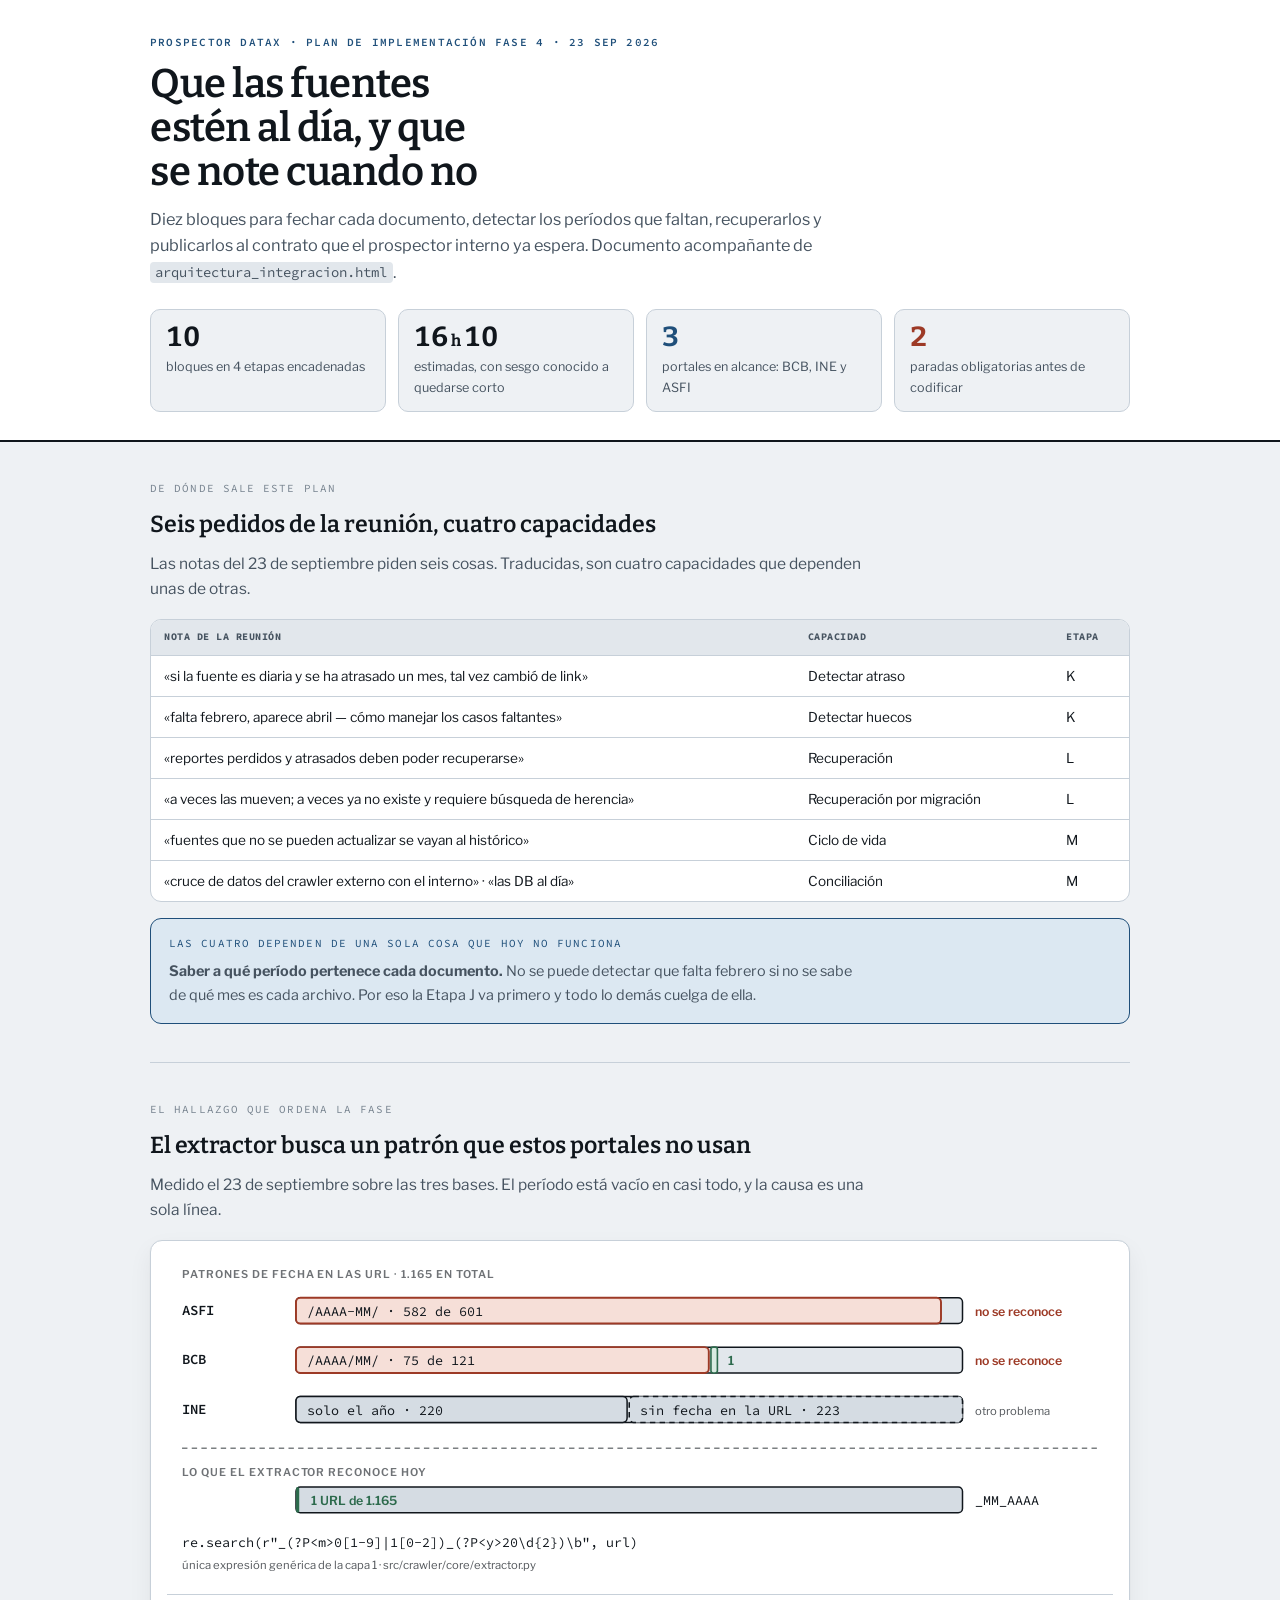
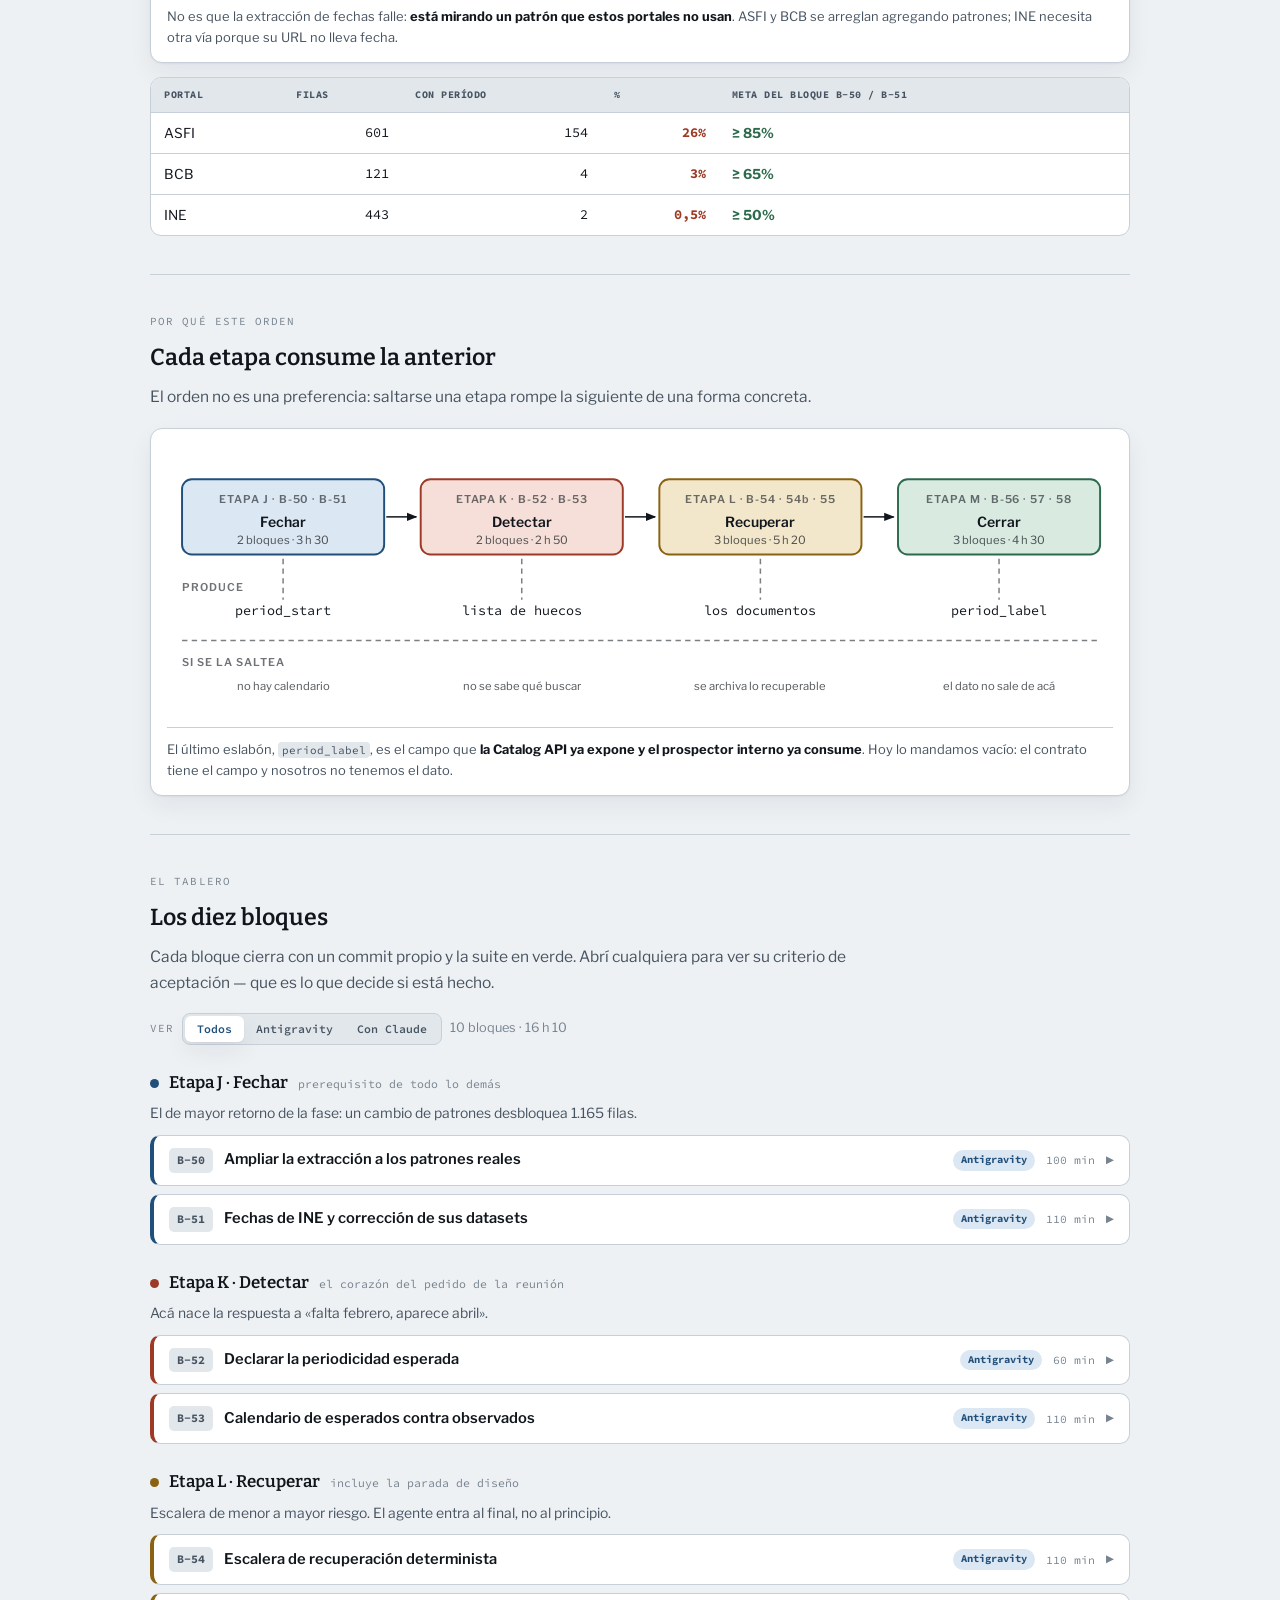
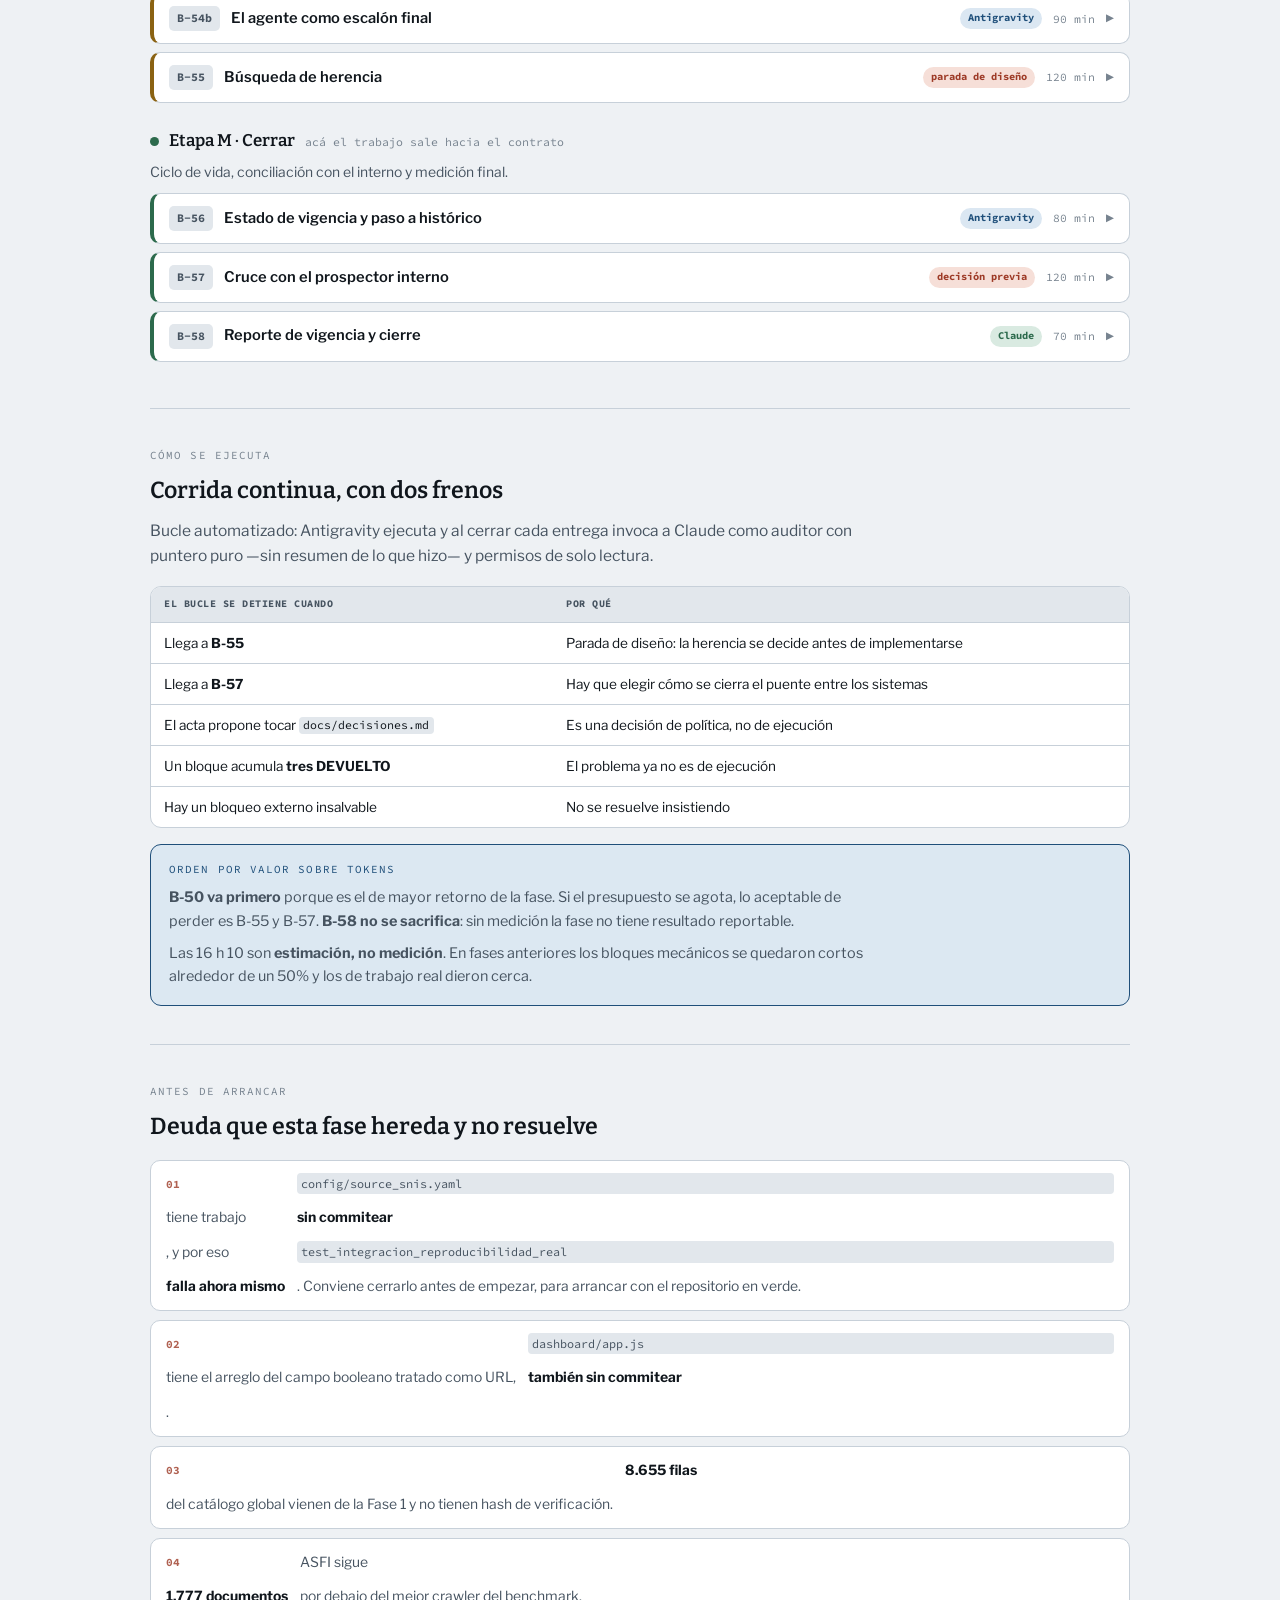
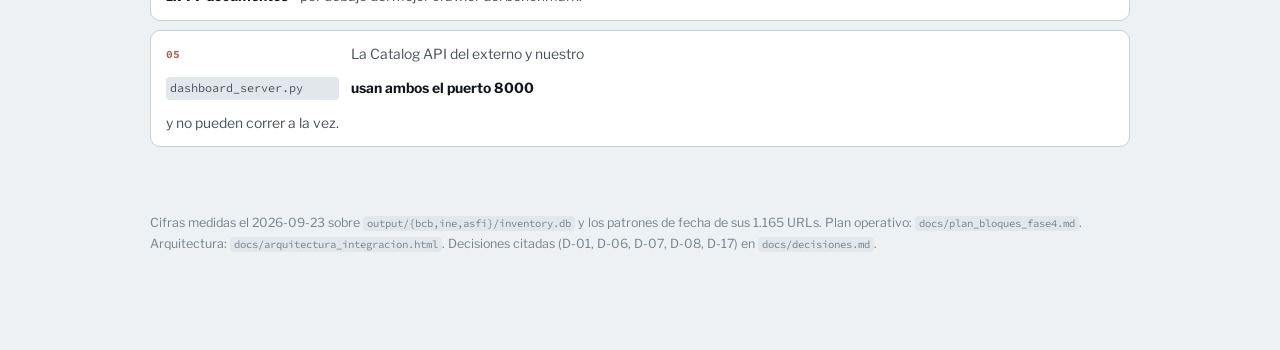
<file: docs/plan_bloques_fase4.html>
<!doctype html>
<html lang="es">
<head>
<meta charset="utf-8">
<meta name="viewport" content="width=device-width, initial-scale=1, viewport-fit=cover">
<meta name="color-scheme" content="light dark">
<meta name="description" content="Plan de implementacion de la Fase 4 del Prospector DataX: diez bloques para fechar, detectar huecos, recuperar lo perdido y publicar al contrato. Alcance BCB, INE y ASFI.">
<title>Plan Fase 4 · Vigencia de Fuentes</title>
<link rel="preconnect" href="https://fonts.googleapis.com">
<link rel="preconnect" href="https://fonts.gstatic.com" crossorigin>
<link href="https://fonts.googleapis.com/css2?family=Bitter:wght@500;600;700&family=Libre+Franklin:wght@400;500;600;700&family=Source+Code+Pro:wght@400;500;600&display=swap" rel="stylesheet">
<style>
  html{-webkit-text-size-adjust:100%}
  img{max-width:100%}
  [hidden]{display:none!important}

  :root{
    --bg:#eef1f4; --surf:#fff; --surf2:#e2e7ec; --surf3:#d5dce3;
    --line:#c7d0d9; --line2:#a5b2be;
    --ink:#10161c; --ink2:#465360; --ink3:#77838f;
    --acc:#1f4f7a; --acc-bg:#dce8f2;
    --s1:#1f4f7a; --s1-bg:#dbe7f2;
    --s2:#2c6a4c; --s2-bg:#d9eae1;
    --s3:#8a6212; --s3-bg:#f2e6cb;
    --bad:#9d3a26; --bad-bg:#f6dfd8;
    --sh:0 1px 2px rgba(16,22,28,.05),0 10px 24px rgba(16,22,28,.06);
  }
  @media (prefers-color-scheme:dark){:root:not([data-theme="light"]){
    --bg:#0e1216; --surf:#161c22; --surf2:#1f272e; --surf3:#28323a;
    --line:#303b45; --line2:#44525e;
    --ink:#e9eef3; --ink2:#a7b4c0; --ink3:#76838f;
    --acc:#6fa8d6; --acc-bg:#14273a;
    --s1:#6fa8d6; --s1-bg:#152a3d;
    --s2:#69b98d; --s2-bg:#132a1f;
    --s3:#d6ab52; --s3-bg:#2e2513;
    --bad:#e08a6d; --bad-bg:#331810;
    --sh:0 1px 2px rgba(0,0,0,.4),0 10px 26px rgba(0,0,0,.45);
  }}
  :root[data-theme="dark"]{
    --bg:#0e1216; --surf:#161c22; --surf2:#1f272e; --surf3:#28323a;
    --line:#303b45; --line2:#44525e;
    --ink:#e9eef3; --ink2:#a7b4c0; --ink3:#76838f;
    --acc:#6fa8d6; --acc-bg:#14273a;
    --s1:#6fa8d6; --s1-bg:#152a3d;
    --s2:#69b98d; --s2-bg:#132a1f;
    --s3:#d6ab52; --s3-bg:#2e2513;
    --bad:#e08a6d; --bad-bg:#331810;
    --sh:0 1px 2px rgba(0,0,0,.4),0 10px 26px rgba(0,0,0,.45);
  }
  *{box-sizing:border-box}
  body{margin:0;background:var(--bg);color:var(--ink);
    font-family:'Libre Franklin',system-ui,-apple-system,sans-serif;font-size:15.5px;line-height:1.62}
  .wrap{max-width:1020px;margin:0 auto;padding-inline:20px;padding-block:0 76px}
  h1,h2,h3{font-family:'Bitter',Georgia,serif;font-weight:600;margin:0;text-wrap:balance}
  p{margin:0 0 12px;max-width:70ch}
  code,.mono{font-family:'Source Code Pro',ui-monospace,monospace;font-variant-numeric:tabular-nums}
  code{background:var(--surf2);padding:.1em .38em;border-radius:4px;font-size:.85em}

  .mast{background:var(--surf);border-bottom:2px solid var(--ink)}
  .mast .wrap{padding-block:34px 28px}
  .eb{font-family:'Source Code Pro',monospace;font-size:.69rem;letter-spacing:.11em;
    text-transform:uppercase;color:var(--acc);font-weight:600;margin-bottom:10px}
  h1{font-size:clamp(1.85rem,4.7vw,2.5rem);letter-spacing:-.012em;max-width:19ch;line-height:1.1}
  .dk{margin-top:12px;color:var(--ink2);font-size:1.02rem;max-width:64ch}
  .kpis{display:grid;grid-template-columns:repeat(auto-fit,minmax(150px,1fr));gap:12px;margin-top:24px}
  .kpi{background:var(--bg);border:1px solid var(--line);border-radius:10px;padding:13px 15px}
  .kpi .v{font-family:'Bitter',serif;font-size:1.72rem;font-weight:700;line-height:1.05;
    font-variant-numeric:tabular-nums}
  .kpi .c{font-size:.79rem;color:var(--ink2);margin-top:5px}

  section{padding-block:38px;border-bottom:1px solid var(--line)}
  section:last-of-type{border-bottom:none}
  .slab{font-family:'Source Code Pro',monospace;font-size:.68rem;letter-spacing:.1em;
    text-transform:uppercase;color:var(--ink3);margin-bottom:8px}
  h2{font-size:1.45rem;margin-bottom:8px}
  .lead{color:var(--ink2);margin-bottom:18px;max-width:66ch}

  figure{margin:18px 0 0;background:var(--surf);border:1px solid var(--line);
    border-radius:12px;padding:18px 16px 14px;box-shadow:var(--sh)}
  figcaption{font-size:.81rem;color:var(--ink2);margin-top:12px;padding-top:11px;
    border-top:1px solid var(--line);max-width:none}
  figcaption b{color:var(--ink)}
  .dg{max-width:100%;height:auto;display:block;margin:0 auto;color:var(--ink)}
  .dg text{font-family:'Libre Franklin',system-ui,sans-serif;fill:currentColor}
  .dg .mn{font-family:'Source Code Pro',monospace}
  .dg .bx{fill:var(--surf2);stroke:currentColor;stroke-width:1.4}
  .dg .b1{fill:var(--s1-bg);stroke:var(--s1);stroke-width:1.8}
  .dg .b2{fill:var(--s2-bg);stroke:var(--s2);stroke-width:1.8}
  .dg .b3{fill:var(--s3-bg);stroke:var(--s3);stroke-width:1.8}
  .dg .bb{fill:var(--bad-bg);stroke:var(--bad);stroke-width:1.8}
  .dg .ln{stroke:currentColor;stroke-width:1.4;fill:none}
  .dg .ld{stroke:currentColor;stroke-width:1.4;fill:none;stroke-dasharray:5 4;opacity:.55}
  .dg .lb{stroke:var(--bad);stroke-width:1.8;fill:none}
  .dg .lg{stroke:var(--s2);stroke-width:1.8;fill:none}
  .dg .t{font-size:12.5px}
  .dg .tt{font-size:13px;font-weight:600}
  .dg .ts{font-size:10.5px;opacity:.72}
  .dg .tb{font-size:11.5px;font-weight:600;fill:var(--bad)}
  .dg .tg{font-size:11.5px;font-weight:600;fill:var(--s2)}
  .dg .hd{font-size:10px;font-weight:600;letter-spacing:.09em;opacity:.6}

  /* tablero de bloques */
  .filtros{display:flex;gap:8px;align-items:center;flex-wrap:wrap;margin:16px 0 4px}
  .filtros .lbl{font-family:'Source Code Pro',monospace;font-size:.68rem;
    text-transform:uppercase;letter-spacing:.08em;color:var(--ink3)}
  .seg{display:inline-flex;background:var(--surf2);border:1px solid var(--line);
    border-radius:8px;padding:2px}
  .seg button{font-family:'Source Code Pro',monospace;font-size:.72rem;font-weight:600;
    border:0;background:transparent;color:var(--ink2);padding:6px 12px;border-radius:6px;cursor:pointer}
  .seg button[aria-pressed="true"]{background:var(--surf);color:var(--acc);box-shadow:var(--sh)}
  .seg button:focus-visible{outline:2px solid var(--acc);outline-offset:1px}
  .cuenta{font-size:.8rem;color:var(--ink3)}

  .etapa{margin:24px 0 6px;display:flex;align-items:baseline;gap:10px;flex-wrap:wrap}
  .etapa h3{font-size:1.06rem}
  .etapa .m{font-family:'Source Code Pro',monospace;font-size:.72rem;color:var(--ink3)}
  .etapa .pin{width:9px;height:9px;border-radius:50%;background:var(--c);flex:none}
  .etd{font-size:.87rem;color:var(--ink2);margin:0 0 10px;max-width:64ch}

  .blk{border:1px solid var(--line);border-left:4px solid var(--c);border-radius:10px;
    margin-bottom:8px;background:var(--surf);overflow:hidden}
  .blk>summary{cursor:pointer;list-style:none;padding:12px 15px;display:flex;
    align-items:center;gap:11px;flex-wrap:wrap}
  .blk>summary::-webkit-details-marker{display:none}
  .bid{font-family:'Source Code Pro',monospace;font-size:.73rem;font-weight:700;padding:3px 8px;
    border-radius:5px;background:var(--surf2);color:var(--ink2);flex:none}
  .bt{flex:1;font-weight:600;font-size:.92rem;min-width:170px}
  .who{font-family:'Source Code Pro',monospace;font-size:.65rem;font-weight:700;padding:2px 8px;
    border-radius:20px;flex:none}
  .wA{background:var(--s1-bg);color:var(--s1)}
  .wC{background:var(--s2-bg);color:var(--s2)}
  .wS{background:var(--bad-bg);color:var(--bad)}
  .bm{font-family:'Source Code Pro',monospace;font-size:.71rem;color:var(--ink3);flex:none}
  .cv{color:var(--ink3);font-size:.65rem;transition:transform .16s;flex:none}
  .blk[open]>summary{border-bottom:1px solid var(--line)}
  .blk[open] .cv{transform:rotate(90deg)}
  .bb2{padding:14px 15px;font-size:.88rem;color:var(--ink2)}
  .r{margin-bottom:11px} .r:last-child{margin-bottom:0}
  .lb2{font-family:'Source Code Pro',monospace;font-size:.63rem;text-transform:uppercase;
    letter-spacing:.06em;color:var(--ink3);display:block;margin-bottom:3px}
  .bb2 p{margin:0;max-width:none} .bb2 b{color:var(--ink)}
  .crit{border-left:3px solid var(--s2);padding-left:11px}
  .crit .lb2{color:var(--s2)}
  .stop{border-left:3px solid var(--bad);padding-left:11px}
  .stop .lb2{color:var(--bad)}
  pre{margin:7px 0 0;background:var(--surf3);border:1px solid var(--line);border-radius:7px;
    padding:9px 11px;overflow-x:auto;font-family:'Source Code Pro',monospace;
    font-size:.74rem;color:var(--ink)}
  ol.num{padding-left:19px;margin:0} ol.num li{margin-bottom:5px}

  .tsc{overflow-x:auto;border:1px solid var(--line);border-radius:11px;background:var(--surf);margin-top:14px}
  table{width:100%;border-collapse:collapse;min-width:520px}
  th,td{text-align:left;padding:9px 13px;border-bottom:1px solid var(--line);font-size:.85rem;vertical-align:top}
  th{font-family:'Source Code Pro',monospace;font-size:.63rem;text-transform:uppercase;
    letter-spacing:.05em;color:var(--ink2);background:var(--surf2)}
  tr:last-child td{border-bottom:none}
  td.n{font-family:'Source Code Pro',monospace;text-align:right;white-space:nowrap}
  .no{color:var(--bad);font-weight:700} .si{color:var(--s2);font-weight:700}

  .hl{background:var(--acc-bg);border:1px solid var(--acc);border-radius:11px;padding:16px 18px;margin-top:16px}
  .hl .slab{color:var(--acc)}
  .hl p{margin:0;font-size:.9rem;color:var(--ink2)} .hl p+p{margin-top:9px}
  .warn{background:var(--bad-bg);border:1px solid var(--bad);border-radius:11px;padding:16px 18px;margin-top:16px}
  .warn .slab{color:var(--bad)}
  .warn p{margin:0;font-size:.9rem;color:var(--ink2)} .warn p+p{margin-top:9px}

  ol.deuda{list-style:none;counter-reset:d;padding:0;margin:14px 0 0;display:flex;flex-direction:column;gap:9px}
  ol.deuda li{counter-increment:d;display:grid;grid-template-columns:auto 1fr;gap:12px;
    background:var(--surf);border:1px solid var(--line);border-radius:10px;padding:12px 15px;
    font-size:.87rem;color:var(--ink2)}
  ol.deuda li::before{content:counter(d,decimal-leading-zero);font-family:'Source Code Pro',monospace;
    font-size:.7rem;font-weight:700;color:var(--bad);opacity:.8;padding-top:2px}
  ol.deuda b{color:var(--ink)}

  footer{padding-block:28px 8px;color:var(--ink3);font-size:.78rem}
  footer p{max-width:none}
  @media (prefers-reduced-motion:reduce){*{transition:none!important}}
</style>
</head>
<body>

<header class="mast">
  <div class="wrap">
    <div class="eb">Prospector DataX · plan de implementación fase 4 · 23 sep 2026</div>
    <h1>Que las fuentes estén al día, y que se note cuando no</h1>
    <p class="dk">Diez bloques para fechar cada documento, detectar los períodos que faltan, recuperarlos y publicarlos al contrato que el prospector interno ya espera. Documento acompañante de <code>arquitectura_integracion.html</code>.</p>
    <div class="kpis">
      <div class="kpi"><div class="v">10</div><div class="c">bloques en 4 etapas encadenadas</div></div>
      <div class="kpi"><div class="v">16<span style="font-size:1rem"> h </span>10</div><div class="c">estimadas, con sesgo conocido a quedarse corto</div></div>
      <div class="kpi"><div class="v" style="color:var(--acc)">3</div><div class="c">portales en alcance: BCB, INE y ASFI</div></div>
      <div class="kpi"><div class="v" style="color:var(--bad)">2</div><div class="c">paradas obligatorias antes de codificar</div></div>
    </div>
  </div>
</header>

<div class="wrap">

  <section>
    <div class="slab">De dónde sale este plan</div>
    <h2>Seis pedidos de la reunión, cuatro capacidades</h2>
    <p class="lead">Las notas del 23 de septiembre piden seis cosas. Traducidas, son cuatro capacidades que dependen unas de otras.</p>
    <div class="tsc">
      <table>
        <tr><th>Nota de la reunión</th><th>Capacidad</th><th>Etapa</th></tr>
        <tr><td>«si la fuente es diaria y se ha atrasado un mes, tal vez cambió de link»</td><td>Detectar atraso</td><td>K</td></tr>
        <tr><td>«falta febrero, aparece abril — cómo manejar los casos faltantes»</td><td>Detectar huecos</td><td>K</td></tr>
        <tr><td>«reportes perdidos y atrasados deben poder recuperarse»</td><td>Recuperación</td><td>L</td></tr>
        <tr><td>«a veces las mueven; a veces ya no existe y requiere búsqueda de herencia»</td><td>Recuperación por migración</td><td>L</td></tr>
        <tr><td>«fuentes que no se pueden actualizar se vayan al histórico»</td><td>Ciclo de vida</td><td>M</td></tr>
        <tr><td>«cruce de datos del crawler externo con el interno» · «las DB al día»</td><td>Conciliación</td><td>M</td></tr>
      </table>
    </div>
    <div class="hl">
      <div class="slab">Las cuatro dependen de una sola cosa que hoy no funciona</div>
      <p><b>Saber a qué período pertenece cada documento.</b> No se puede detectar que falta febrero si no se sabe de qué mes es cada archivo. Por eso la Etapa J va primero y todo lo demás cuelga de ella.</p>
    </div>
  </section>

  <section>
    <div class="slab">El hallazgo que ordena la fase</div>
    <h2>El extractor busca un patrón que estos portales no usan</h2>
    <p class="lead">Medido el 23 de septiembre sobre las tres bases. El período está vacío en casi todo, y la causa es una sola línea.</p>

    <figure>
      <svg class="dg" viewBox="0 0 880 300" role="img" aria-label="El patrón soportado cubre una sola URL de las 1165 de los tres portales; ASFI usa barra AAAA guion MM en 582 de 601, BCB usa barra AAAA barra MM en 75 de 121 e INE no lleva fecha en la URL">
        <text class="hd" x="14" y="18">PATRONES DE FECHA EN LAS URL · 1.165 EN TOTAL</text>

        <text class="tt mn" x="14" y="52">ASFI</text>
        <rect class="bx" x="120" y="36" width="620" height="24" rx="4"/>
        <rect x="120" y="36" width="600" height="24" rx="4" fill="var(--bad-bg)" stroke="var(--bad)" stroke-width="1.8"/>
        <text class="t mn" x="130" y="53">/AAAA-MM/ · 582 de 601</text>
        <text class="tb" x="752" y="53">no se reconoce</text>

        <text class="tt mn" x="14" y="98">BCB</text>
        <rect class="bx" x="120" y="82" width="620" height="24" rx="4"/>
        <rect x="120" y="82" width="384" height="24" rx="4" fill="var(--bad-bg)" stroke="var(--bad)" stroke-width="1.8"/>
        <text class="t mn" x="130" y="99">/AAAA/MM/ · 75 de 121</text>
        <rect x="506" y="82" width="6" height="24" rx="2" fill="var(--s2-bg)" stroke="var(--s2)" stroke-width="1.5"/>
        <text class="tg" x="522" y="99">1</text>
        <text class="tb" x="752" y="99">no se reconoce</text>

        <text class="tt mn" x="14" y="144">INE</text>
        <rect class="bx" x="120" y="128" width="620" height="24" rx="4"/>
        <rect x="120" y="128" width="308" height="24" rx="4" fill="var(--surf3)" stroke="currentColor" stroke-width="1.4"/>
        <text class="t mn" x="130" y="145">solo el año · 220</text>
        <rect x="430" y="128" width="310" height="24" rx="4" fill="var(--surf3)" stroke="currentColor" stroke-width="1.4" stroke-dasharray="5 4"/>
        <text class="t mn" x="440" y="145">sin fecha en la URL · 223</text>
        <text class="ts" x="752" y="145">otro problema</text>

        <line class="ld" x1="14" y1="176" x2="866" y2="176"/>

        <text class="hd" x="14" y="202">LO QUE EL EXTRACTOR RECONOCE HOY</text>
        <rect x="120" y="212" width="620" height="24" rx="4" fill="var(--surf3)" stroke="currentColor" stroke-width="1.4"/>
        <rect x="120" y="212" width="3" height="24" rx="1.5" fill="var(--s2)"/>
        <text class="tg" x="134" y="229">1 URL de 1.165</text>
        <text class="t mn" x="752" y="229">_MM_AAAA</text>

        <text class="t mn" x="14" y="268">re.search(r"_(?P&lt;m&gt;0[1-9]|1[0-2])_(?P&lt;y&gt;20\d{2})\b", url)</text>
        <text class="ts" x="14" y="288">única expresión genérica de la capa 1 · src/crawler/core/extractor.py</text>
      </svg>
      <figcaption>No es que la extracción de fechas falle: <b>está mirando un patrón que estos portales no usan</b>. ASFI y BCB se arreglan agregando patrones; INE necesita otra vía porque su URL no lleva fecha.</figcaption>
    </figure>

    <div class="tsc">
      <table>
        <tr><th>Portal</th><th class="n">Filas</th><th class="n">Con período</th><th class="n">%</th><th>Meta del bloque B-50 / B-51</th></tr>
        <tr><td>ASFI</td><td class="n">601</td><td class="n">154</td><td class="n no">26%</td><td class="si">≥ 85%</td></tr>
        <tr><td>BCB</td><td class="n">121</td><td class="n">4</td><td class="n no">3%</td><td class="si">≥ 65%</td></tr>
        <tr><td>INE</td><td class="n">443</td><td class="n">2</td><td class="n no">0,5%</td><td class="si">≥ 50%</td></tr>
      </table>
    </div>
  </section>

  <section>
    <div class="slab">Por qué este orden</div>
    <h2>Cada etapa consume la anterior</h2>
    <p class="lead">El orden no es una preferencia: saltarse una etapa rompe la siguiente de una forma concreta.</p>

    <figure>
      <svg class="dg" viewBox="0 0 880 250" role="img" aria-label="Las cuatro etapas encadenadas, lo que produce cada una y qué se rompe si se la saltea">
        <defs><marker id="pa1" viewBox="0 0 10 10" refX="9" refY="5" markerWidth="7" markerHeight="7" orient="auto-start-reverse"><polygon points="0,1 10,5 0,9" fill="currentColor"/></marker></defs>

        <rect class="b1" x="14" y="30" width="188" height="70" rx="9"/>
        <text class="hd" x="108" y="52" text-anchor="middle">ETAPA J · B-50 · B-51</text>
        <text class="tt" x="108" y="74" text-anchor="middle">Fechar</text>
        <text class="ts" x="108" y="90" text-anchor="middle">2 bloques · 3 h 30</text>

        <rect class="bb" x="236" y="30" width="188" height="70" rx="9"/>
        <text class="hd" x="330" y="52" text-anchor="middle">ETAPA K · B-52 · B-53</text>
        <text class="tt" x="330" y="74" text-anchor="middle">Detectar</text>
        <text class="ts" x="330" y="90" text-anchor="middle">2 bloques · 2 h 50</text>

        <rect class="b3" x="458" y="30" width="188" height="70" rx="9"/>
        <text class="hd" x="552" y="52" text-anchor="middle">ETAPA L · B-54 · 54b · 55</text>
        <text class="tt" x="552" y="74" text-anchor="middle">Recuperar</text>
        <text class="ts" x="552" y="90" text-anchor="middle">3 bloques · 5 h 20</text>

        <rect class="b2" x="680" y="30" width="188" height="70" rx="9"/>
        <text class="hd" x="774" y="52" text-anchor="middle">ETAPA M · B-56 · 57 · 58</text>
        <text class="tt" x="774" y="74" text-anchor="middle">Cerrar</text>
        <text class="ts" x="774" y="90" text-anchor="middle">3 bloques · 4 h 30</text>

        <line class="ln" x1="204" y1="65" x2="232" y2="65" marker-end="url(#pa1)"/>
        <line class="ln" x1="426" y1="65" x2="454" y2="65" marker-end="url(#pa1)"/>
        <line class="ln" x1="648" y1="65" x2="676" y2="65" marker-end="url(#pa1)"/>

        <text class="hd" x="14" y="134">PRODUCE</text>
        <text class="t mn" x="108" y="156" text-anchor="middle">period_start</text>
        <text class="t mn" x="330" y="156" text-anchor="middle">lista de huecos</text>
        <text class="t mn" x="552" y="156" text-anchor="middle">los documentos</text>
        <text class="t mn" x="774" y="156" text-anchor="middle">period_label</text>
        <line class="ld" x1="108" y1="104" x2="108" y2="142"/>
        <line class="ld" x1="330" y1="104" x2="330" y2="142"/>
        <line class="ld" x1="552" y1="104" x2="552" y2="142"/>
        <line class="ld" x1="774" y1="104" x2="774" y2="142"/>

        <line class="ld" x1="14" y1="180" x2="866" y2="180"/>
        <text class="hd" x="14" y="204">SI SE LA SALTEA</text>
        <text class="ts" x="108" y="226" text-anchor="middle">no hay calendario</text>
        <text class="ts" x="330" y="226" text-anchor="middle">no se sabe qué buscar</text>
        <text class="ts" x="552" y="226" text-anchor="middle">se archiva lo recuperable</text>
        <text class="ts" x="774" y="226" text-anchor="middle">el dato no sale de acá</text>
      </svg>
      <figcaption>El último eslabón, <code>period_label</code>, es el campo que <b>la Catalog API ya expone y el prospector interno ya consume</b>. Hoy lo mandamos vacío: el contrato tiene el campo y nosotros no tenemos el dato.</figcaption>
    </figure>
  </section>

  <section>
    <div class="slab">El tablero</div>
    <h2>Los diez bloques</h2>
    <p class="lead">Cada bloque cierra con un commit propio y la suite en verde. Abrí cualquiera para ver su criterio de aceptación — que es lo que decide si está hecho.</p>

    <div class="filtros">
      <span class="lbl">Ver</span>
      <div class="seg" role="group" aria-label="Filtrar bloques por responsable">
        <button id="f-all" aria-pressed="true">Todos</button>
        <button id="f-a" aria-pressed="false">Antigravity</button>
        <button id="f-c" aria-pressed="false">Con Claude</button>
      </div>
      <span class="cuenta" id="cuenta">10 bloques · 16 h 10</span>
    </div>

    <div id="board">
      <div class="etapa" data-et style="--c:var(--s1)"><span class="pin"></span><h3>Etapa J · Fechar</h3><span class="m">prerequisito de todo lo demás</span></div>
      <p class="etd" data-et>El de mayor retorno de la fase: un cambio de patrones desbloquea 1.165 filas.</p>

      <details class="blk" data-who="A" style="--c:var(--s1)"><summary><span class="bid">B-50</span><span class="bt">Ampliar la extracción a los patrones reales</span><span class="who wA">Antigravity</span><span class="bm">100 min</span><span class="cv">▶</span></summary>
        <div class="bb2">
          <div class="r"><span class="lb2">Qué</span><ol class="num">
            <li>Agregar a la capa 1 los patrones medidos: <code>/AAAA-MM/</code>, <code>/AAAA/MM/</code>, <code>AAAAMM_</code>, <code>DDmesAAAA</code> y año suelto.</li>
            <li>Separar <code>published_at</code> de <code>period_start</code> con su nivel de confianza.</li>
            <li><b>Ver fallar los tests antes del arreglo</b> — regla del proyecto, aplicada en D-06 y no negociable.</li>
          </ol></div>
          <div class="r"><span class="lb2">El matiz que no se puede ignorar</span><p>En <code>.../files/2026-06/MEMORIA_2025.pdf</code> la carpeta dice <b>cuándo se publicó</b> y el nombre <b>de qué período habla</b>. Si se mezclan, el detector reporta que falta 2025 teniéndolo.</p></div>
          <div class="r crit"><span class="lb2">Criterio de aceptación</span><p>Sobre las corridas que ya existen, sin volver a rastrear: <b>ASFI ≥ 85%</b> de filas con fecha resuelta y <b>BCB ≥ 65%</b>. Ninguna fila marcada <code>high</code> cuya fecha venga solo de la carpeta de publicación.</p></div>
          <div class="r"><span class="lb2">Commit</span><pre>feat: reconoce los patrones de fecha que los portales usan de verdad</pre></div>
        </div>
      </details>

      <details class="blk" data-who="A" style="--c:var(--s1)"><summary><span class="bid">B-51</span><span class="bt">Fechas de INE y corrección de sus datasets</span><span class="who wA">Antigravity</span><span class="bm">110 min</span><span class="cv">▶</span></summary>
        <div class="bb2">
          <div class="r"><span class="lb2">Por qué van juntas</span><p>INE no lleva fecha en la URL, así que hay que sacarla del texto del enlace o de las cabeceras. Y <b>440 de sus 443 filas están en un solo dataset</b> — sin datasets separados no se puede declarar una periodicidad, que es lo que la Etapa K necesita.</p></div>
          <div class="r crit"><span class="lb2">Criterio de aceptación</span><p>Ningún dataset concentra más del 40% de las filas sin justificación escrita, y al menos el <b>50%</b> de las filas con fecha resuelta.</p></div>
          <div class="r stop"><span class="lb2">Si no alcanza</span><p>Reportarlo con la medición. <b>Una fecha inventada es peor que ninguna</b>: contamina el detector de huecos que viene después.</p></div>
          <div class="r"><span class="lb2">Commit</span><pre>feat: fechas y clasificacion de datasets para ine</pre></div>
        </div>
      </details>

      <div class="etapa" data-et style="--c:var(--bad)"><span class="pin"></span><h3>Etapa K · Detectar</h3><span class="m">el corazón del pedido de la reunión</span></div>
      <p class="etd" data-et>Acá nace la respuesta a «falta febrero, aparece abril».</p>

      <details class="blk" data-who="A" style="--c:var(--bad)"><summary><span class="bid">B-52</span><span class="bt">Declarar la periodicidad esperada</span><span class="who wA">Antigravity</span><span class="bm">60 min</span><span class="cv">▶</span></summary>
        <div class="bb2">
          <div class="r"><span class="lb2">Qué</span><p>Cada dataset declara si es diario, semanal, mensual, trimestral, semestral, anual o eventual, y cuánto atraso tolera. Configuración declarativa en el YAML, sin lógica por fuente en Python.</p></div>
          <div class="r"><span class="lb2">Nota de arquitectura</span><p>El <code>UpdateCategory</code> de <code>Prospector-Externo</code> solo admite diario, semanal y mensual. <b>Las series bolivianas incluyen trimestrales y anuales</b>, así que ese enum hay que ampliarlo del lado del externo.</p></div>
          <div class="r crit"><span class="lb2">Criterio de aceptación</span><p>La periodicidad declarada se contrasta contra lo observado: si un dataset declarado mensual tiene 3 documentos en 5 años, <b>la declaración está mal y se corrige</b>.</p></div>
          <div class="r"><span class="lb2">Commit</span><pre>feat: declara periodicidad y tolerancia por dataset</pre></div>
        </div>
      </details>

      <details class="blk" data-who="A" style="--c:var(--bad)"><summary><span class="bid">B-53</span><span class="bt">Calendario de esperados contra observados</span><span class="who wA">Antigravity</span><span class="bm">110 min</span><span class="cv">▶</span></summary>
        <div class="bb2">
          <div class="r"><span class="lb2">Qué</span><p>Genera los períodos que deberían existir, los cruza con los que tenemos, y produce huecos intermedios, atraso desde el último, y estado por dataset: <code>AL_DIA</code>, <code>ATRASADO</code>, <code>CON_HUECOS</code>, <code>INACTIVO</code>.</p></div>
          <div class="r"><span class="lb2">La tolerancia depende de la periodicidad</span><p>Una fuente diaria atrasada un mes es una alarma; una anual atrasada un mes es normal. Es literalmente la primera nota de la reunión.</p></div>
          <div class="r crit"><span class="lb2">Criterio de aceptación</span><p>Reporte reproducible y <b>al menos un hueco verificado a mano contra el portal</b>: que el período exista y que nosotros no lo tengamos. Un detector que solo da falsos positivos no sirve, y comprobar uno es la única forma de saberlo.</p></div>
          <div class="r"><span class="lb2">Commit</span><pre>feat: detector de huecos y atrasos por dataset</pre></div>
        </div>
      </details>

      <div class="etapa" data-et style="--c:var(--s3)"><span class="pin"></span><h3>Etapa L · Recuperar</h3><span class="m">incluye la parada de diseño</span></div>
      <p class="etd" data-et>Escalera de menor a mayor riesgo. El agente entra al final, no al principio.</p>

      <details class="blk" data-who="A" style="--c:var(--s3)"><summary><span class="bid">B-54</span><span class="bt">Escalera de recuperación determinista</span><span class="who wA">Antigravity</span><span class="bm">110 min</span><span class="cv">▶</span></summary>
        <div class="bb2">
          <div class="r"><span class="lb2">Los cuatro escalones · para en el primero que encuentra</span><ol class="num">
            <li><b>La misma URL</b> que ya conocíamos — la reunión dice que en su mayoría siguen ahí.</li>
            <li><b>La plantilla de la serie</b> con el período faltante. Es D-17, ya implementado, con HEAD obligatorio.</li>
            <li><b>Otra ruta del mismo dominio</b>: sitemap y buscador interno del portal.</li>
            <li><b>El archivo histórico de la web</b> — <code>wayback_engine</code>, ya implementado.</li>
          </ol></div>
          <div class="r crit"><span class="lb2">Criterio de aceptación</span><p>Al menos <b>10 períodos</b> recuperados con bytes y hash, <b>y el registro de en qué escalón apareció cada uno</b>. Ese registro es lo que después dirá qué escalón vale la pena y cuál sobra.</p></div>
          <div class="r"><span class="lb2">Commit</span><pre>feat: escalera de recuperacion de periodos faltantes</pre></div>
        </div>
      </details>

      <details class="blk" data-who="A" style="--c:var(--s3)"><summary><span class="bid">B-54b</span><span class="bt">El agente como escalón final</span><span class="who wA">Antigravity</span><span class="bm">90 min</span><span class="cv">▶</span></summary>
        <div class="bb2">
          <div class="r"><span class="lb2">Qué</span><p>El agente propone candidatos cuando los cuatro deterministas fallaron. <b>El mecanismo ya existe</b> —<code>fetcher.py::_ask_gemini_for_alternatives</code>, hoy usado para dominios caídos—: este bloque lo conecta, no lo reescribe.</p></div>
          <div class="r stop"><span class="lb2">Por qué va último</span><p>El agente es generativo y <b>ya falló antes acá</b>: sugirió <code>bcp.org</code>, <code>ibce.org.bo</code> y <code>cadex.org</code> para tres instituciones distintas, y las tres respondían 200 siendo organizaciones equivocadas. De ahí salió D-01.</p></div>
          <div class="r"><span class="lb2">Las seis reglas</span><ol class="num">
            <li><b>Nunca escribe en <code>inventory.db</code></b>: propone, no admite.</li>
            <li>Toda propuesta pasa por <b>HEAD</b> con 200, tamaño &gt; 0 y tipo documental.</li>
            <li>Toda propuesta pasa por <b>verificación de contenido</b> con palabras clave de la institución.</li>
            <li><b>Cambio de dominio institucional nunca es automático</b> — eso es herencia y va a B-55.</li>
            <li><b>Tope de llamadas por corrida</b>, registrado. La cuota ya se consumió sin querer una vez.</li>
            <li>Queda registrado <b>en qué escalón apareció cada recuperación</b>.</li>
          </ol></div>
          <div class="r crit"><span class="lb2">Criterio de aceptación</span><p>Al menos <b>5 períodos</b> que los escalones 1 a 4 no encontraron, cada uno con HEAD y verificación de contenido. <b>Si el agente no aporta ninguno, ese también es un resultado válido</b>: significa que los deterministas alcanzan y el gasto no se justifica.</p></div>
          <div class="r"><span class="lb2">Commit</span><pre>feat: agente como escalon final de la escalera de recuperacion</pre></div>
        </div>
      </details>

      <details class="blk" data-who="C" style="--c:var(--s3)"><summary><span class="bid">B-55</span><span class="bt">Búsqueda de herencia</span><span class="who wS">parada de diseño</span><span class="bm">120 min</span><span class="cv">▶</span></summary>
        <div class="bb2">
          <div class="r"><span class="lb2">Qué</span><p>El caso más difícil: la serie ya no existe y hay que averiguar a qué URL migró, o qué entidad se hizo cargo.</p></div>
          <div class="r stop"><span class="lb2">Parada obligatoria antes de implementar</span><p>Antigravity entrega diagnóstico, Claude decide, recién después se codifica. <b>Automatizar «qué entidad heredó esta serie» es una máquina de repetir el error de D-01 a escala</b>: el proyecto ya aceptó cuatro veces una institución equivocada que respondía 200 — CADEX por CADEXCO, IBCE por IBCH, <code>bcp.org</code> por BCP, y un dominio de parking aprobado por una investigación externa.</p></div>
          <div class="r"><span class="lb2">La decisión a tomar</span><p>Qué evidencia hace admisible una herencia. Como mínimo: continuidad verificable de la serie, mención explícita de la entidad anterior, y coincidencia de la estructura del documento.</p></div>
          <div class="r crit"><span class="lb2">Criterio de aceptación</span><p>La decisión formal escrita, y al menos un caso propuesto con evidencia completa. <b>Ninguna herencia se acepta automáticamente</b>: la salida es una propuesta para que la apruebe una persona. Aceptado o rechazado, ambos son resultado válido.</p></div>
          <div class="r"><span class="lb2">Commit</span><pre>feat: propuesta de herencia de series con evidencia obligatoria</pre></div>
        </div>
      </details>

      <div class="etapa" data-et style="--c:var(--s2)"><span class="pin"></span><h3>Etapa M · Cerrar</h3><span class="m">acá el trabajo sale hacia el contrato</span></div>
      <p class="etd" data-et>Ciclo de vida, conciliación con el interno y medición final.</p>

      <details class="blk" data-who="A" style="--c:var(--s2)"><summary><span class="bid">B-56</span><span class="bt">Estado de vigencia y paso a histórico</span><span class="who wA">Antigravity</span><span class="bm">80 min</span><span class="cv">▶</span></summary>
        <div class="bb2">
          <div class="r"><span class="lb2">Qué</span><p>Un estado explícito por dataset —<code>VIGENTE</code>, <code>ATRASADO</code>, <code>MIGRADO</code>, <code>HISTORICO</code>— con su regla de transición y la fecha del cambio. El catálogo ya marca procedencia histórica para entidades disueltas; esto lo generaliza.</p></div>
          <div class="r crit"><span class="lb2">Criterio de aceptación</span><p>El paso a histórico <b>nunca es automático por silencio</b>: exige que la escalera de B-54 se haya agotado y quede registrado qué se intentó. <b>Una fuente archivada porque nadie la buscó bien es una fuente perdida, no una fuente histórica.</b></p></div>
          <div class="r"><span class="lb2">Commit</span><pre>feat: ciclo de vida de datasets y archivado justificado</pre></div>
        </div>
      </details>

      <details class="blk" data-who="C" style="--c:var(--s2)"><summary><span class="bid">B-57</span><span class="bt">Cruce con el prospector interno</span><span class="who wS">decisión previa</span><span class="bm">120 min</span><span class="cv">▶</span></summary>
        <div class="bb2">
          <div class="r"><span class="lb2">Lo que cambió al clonar los repos</span><p><b>El contrato ya existe.</b> El interno consume una Catalog API en el puerto 8000 (<code>/health</code>, <code>/runs</code>, <code>/catalog/resources</code>) y ya calcula las diferencias con <code>DuckDBDiffEngine</code>, clasificándolas en <code>CONFIRMED</code>, <code>NEW</code>, <code>MODIFIED</code> y <code>URL_CHANGED</code>. No hay que diseñar la conciliación: hay que alimentarla.</p></div>
          <div class="r stop"><span class="lb2">Parada de decisión</span><p>Son <b>tres sistemas, no dos</b>: el Buscador de Fuentes no es el prospector externo que el interno consume. Hay que elegir cómo se cierra ese puente —exportador, portar el motor, o exponer una segunda fachada— <b>antes de escribir código</b>. Detalle en el documento de arquitectura.</p></div>
          <div class="r"><span class="lb2">Clave de cruce</span><p>Ya definida por el contrato: <code>resource_key</code> y <code>content_hash</code>, con <code>period_label</code> como campo de período — <b>exactamente lo que produce la Etapa J</b>.</p></div>
          <div class="r crit"><span class="lb2">Criterio de aceptación</span><p>Ninguna diferencia queda sin clasificar: solo en el interno, solo en el externo, o en ambos con período distinto.</p></div>
          <div class="r"><span class="lb2">Commit</span><pre>feat: conciliacion entre el catalogo externo y el interno</pre></div>
        </div>
      </details>

      <details class="blk" data-who="C" style="--c:var(--s2)"><summary><span class="bid">B-58</span><span class="bt">Reporte de vigencia y cierre</span><span class="who wC">Claude</span><span class="bm">70 min</span><span class="cv">▶</span></summary>
        <div class="bb2">
          <div class="r"><span class="lb2">Qué</span><p>Estado de los tres portales: al día, atrasados, con huecos, recuperados y archivados.</p></div>
          <div class="r crit"><span class="lb2">Criterio de aceptación</span><p>Toda cifra sale de correr los instrumentos, <b>no de los partes</b>. Si una capacidad quedó a medias, se dice cuál y por qué.</p></div>
          <div class="r"><span class="lb2">Commit</span><pre>docs: estado de vigencia de bcb, ine y asfi</pre></div>
        </div>
      </details>
    </div>
  </section>

  <section>
    <div class="slab">Cómo se ejecuta</div>
    <h2>Corrida continua, con dos frenos</h2>
    <p class="lead">Bucle automatizado: Antigravity ejecuta y al cerrar cada entrega invoca a Claude como auditor con puntero puro —sin resumen de lo que hizo— y permisos de solo lectura.</p>
    <div class="tsc">
      <table>
        <tr><th>El bucle se detiene cuando</th><th>Por qué</th></tr>
        <tr><td>Llega a <b>B-55</b></td><td>Parada de diseño: la herencia se decide antes de implementarse</td></tr>
        <tr><td>Llega a <b>B-57</b></td><td>Hay que elegir cómo se cierra el puente entre los sistemas</td></tr>
        <tr><td>El acta propone tocar <code>docs/decisiones.md</code></td><td>Es una decisión de política, no de ejecución</td></tr>
        <tr><td>Un bloque acumula <b>tres DEVUELTO</b></td><td>El problema ya no es de ejecución</td></tr>
        <tr><td>Hay un bloqueo externo insalvable</td><td>No se resuelve insistiendo</td></tr>
      </table>
    </div>
    <div class="hl">
      <div class="slab">Orden por valor sobre tokens</div>
      <p><b>B-50 va primero</b> porque es el de mayor retorno de la fase. Si el presupuesto se agota, lo aceptable de perder es B-55 y B-57. <b>B-58 no se sacrifica</b>: sin medición la fase no tiene resultado reportable.</p>
      <p>Las 16 h 10 son <b>estimación, no medición</b>. En fases anteriores los bloques mecánicos se quedaron cortos alrededor de un 50% y los de trabajo real dieron cerca.</p>
    </div>
  </section>

  <section>
    <div class="slab">Antes de arrancar</div>
    <h2>Deuda que esta fase hereda y no resuelve</h2>
    <ol class="deuda">
      <li><code>config/source_snis.yaml</code> tiene trabajo <b>sin commitear</b>, y por eso <code>test_integracion_reproducibilidad_real</code> <b>falla ahora mismo</b>. Conviene cerrarlo antes de empezar, para arrancar con el repositorio en verde.</li>
      <li><code>dashboard/app.js</code> tiene el arreglo del campo booleano tratado como URL, <b>también sin commitear</b>.</li>
      <li><b>8.655 filas</b> del catálogo global vienen de la Fase 1 y no tienen hash de verificación.</li>
      <li>ASFI sigue <b>1.777 documentos</b> por debajo del mejor crawler del benchmark.</li>
      <li>La Catalog API del externo y nuestro <code>dashboard_server.py</code> <b>usan ambos el puerto 8000</b> y no pueden correr a la vez.</li>
    </ol>
  </section>

  <footer>
    <p>Cifras medidas el 2026-09-23 sobre <code>output/{bcb,ine,asfi}/inventory.db</code> y los patrones de fecha de sus 1.165 URLs. Plan operativo: <code>docs/plan_bloques_fase4.md</code>. Arquitectura: <code>docs/arquitectura_integracion.html</code>. Decisiones citadas (D-01, D-06, D-07, D-08, D-17) en <code>docs/decisiones.md</code>.</p>
  </footer>
</div>

<script>
  (function(){
    var btns={all:document.getElementById('f-all'),A:document.getElementById('f-a'),C:document.getElementById('f-c')};
    var blks=Array.prototype.slice.call(document.querySelectorAll('.blk'));
    var ets=Array.prototype.slice.call(document.querySelectorAll('[data-et]'));
    var cuenta=document.getElementById('cuenta');
    function fmt(m){return (m/60|0)+' h '+(m%60<10?'0':'')+(m%60);}
    function aplicar(modo){
      var n=0,min=0;
      blks.forEach(function(b){
        var on=(modo==='all')||(b.getAttribute('data-who')===modo);
        b.hidden=!on;
        if(on){n++;min+=parseInt(b.querySelector('.bm').textContent,10)||0;}
      });
      ets.forEach(function(e){ e.hidden=(modo!=='all'); });
      cuenta.textContent=n+(n===1?' bloque · ':' bloques · ')+fmt(min);
      Object.keys(btns).forEach(function(k){
        btns[k].setAttribute('aria-pressed', (k===modo)?'true':'false');
      });
    }
    btns.all.addEventListener('click',function(){aplicar('all');});
    btns.A.addEventListener('click',function(){aplicar('A');});
    btns.C.addEventListener('click',function(){aplicar('C');});
  })();
</script>
</body>
</html>
</file>
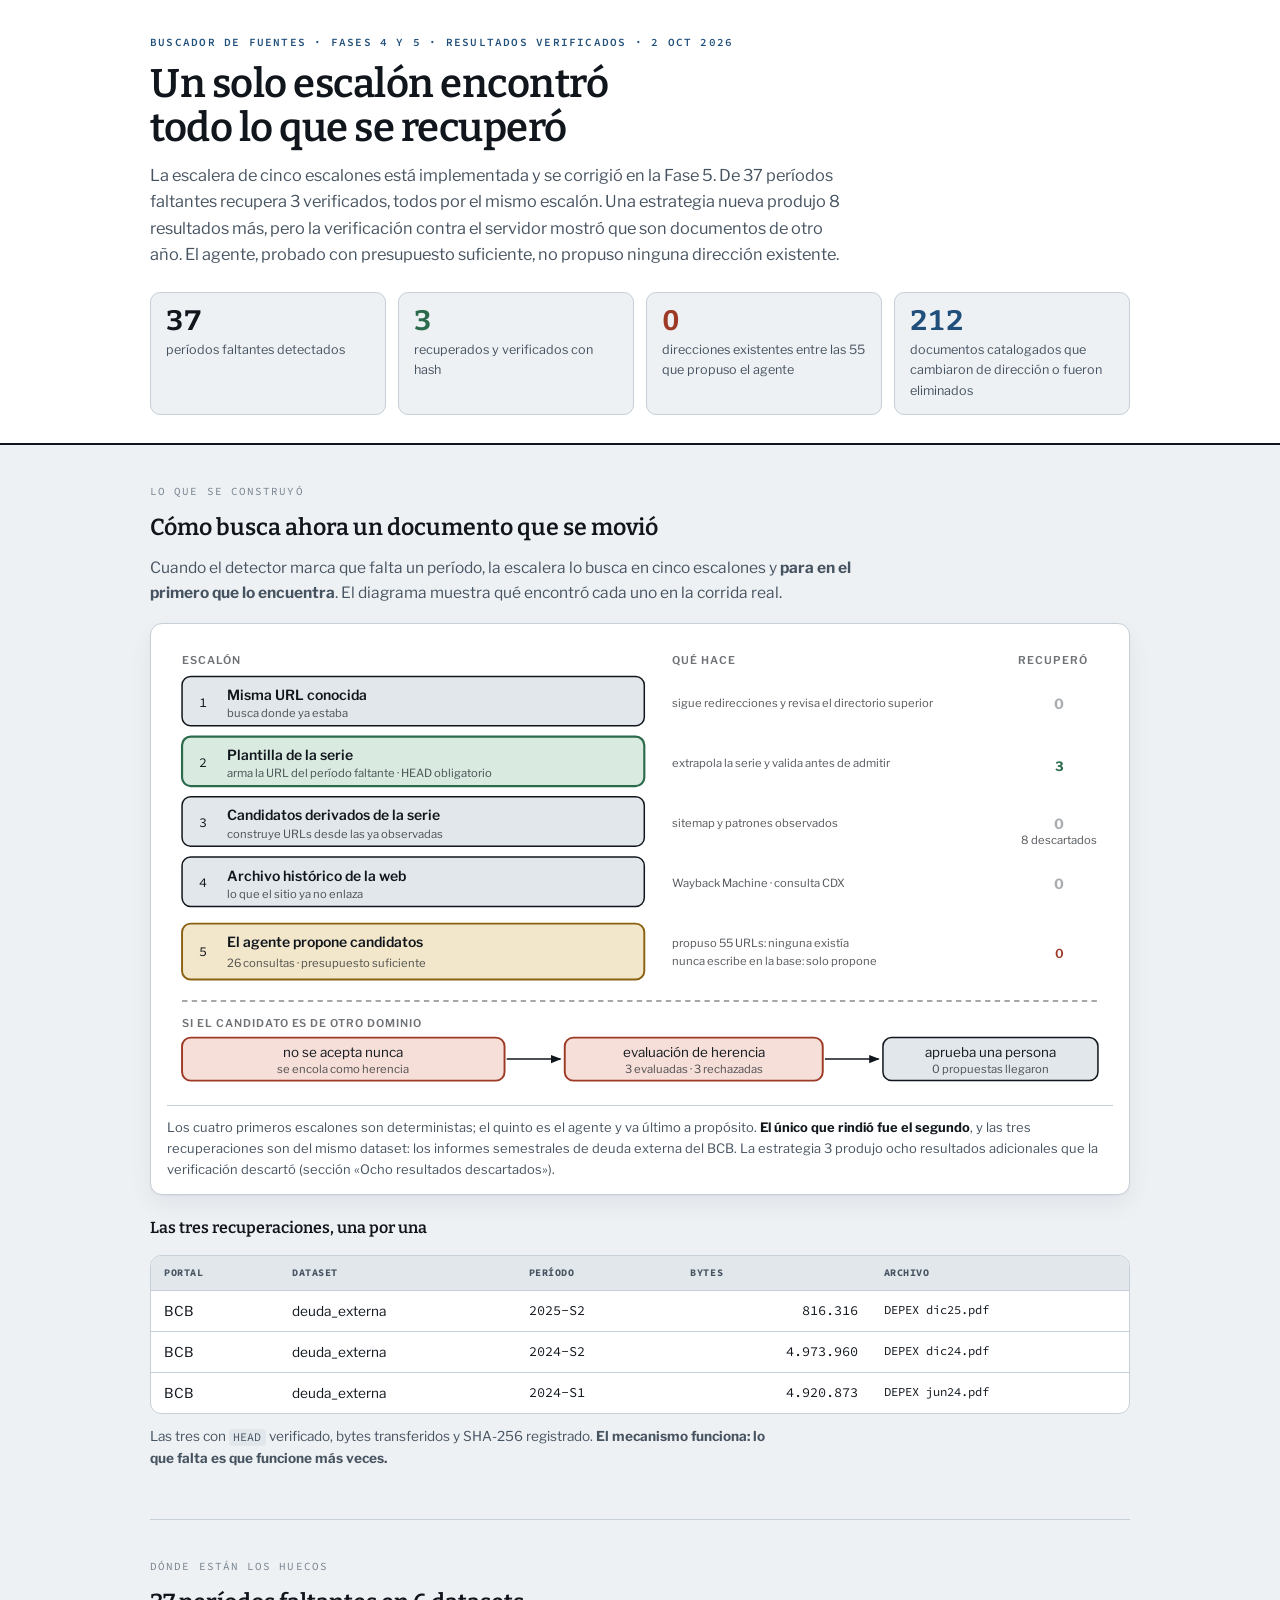
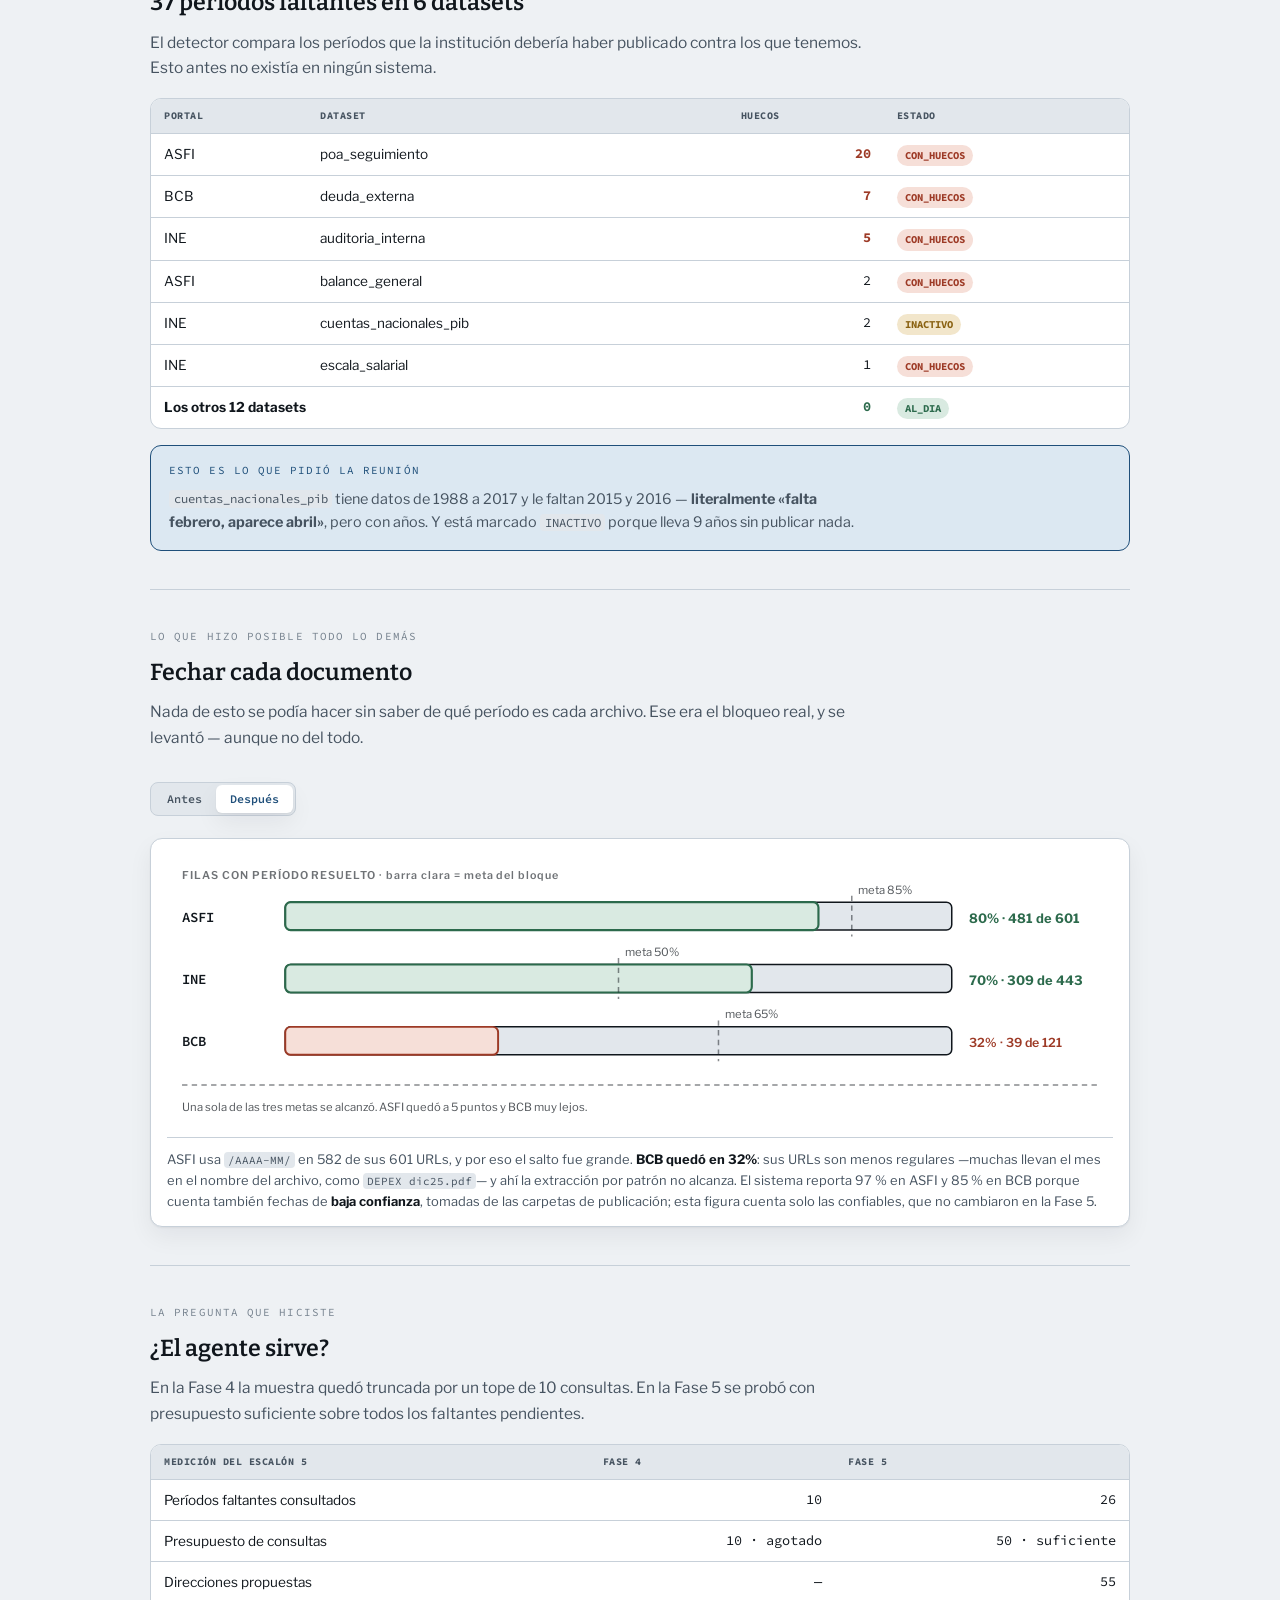
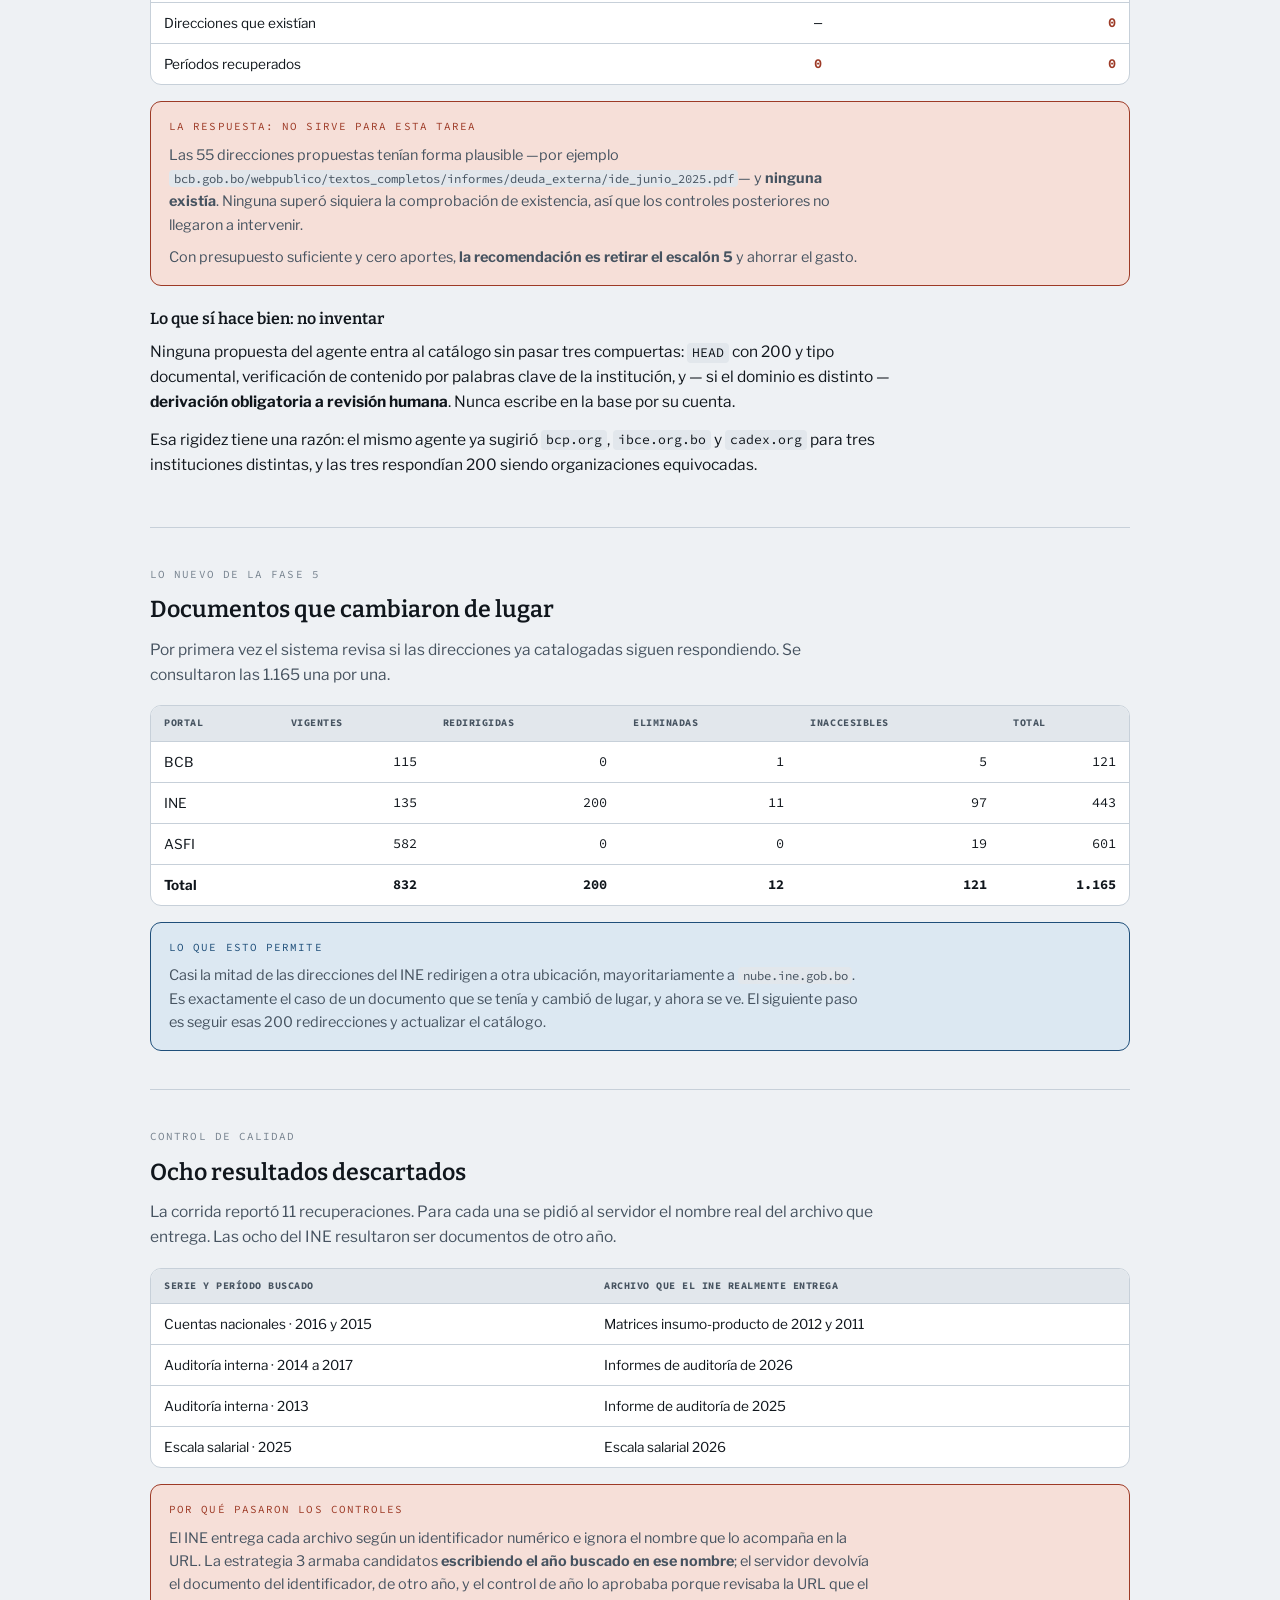
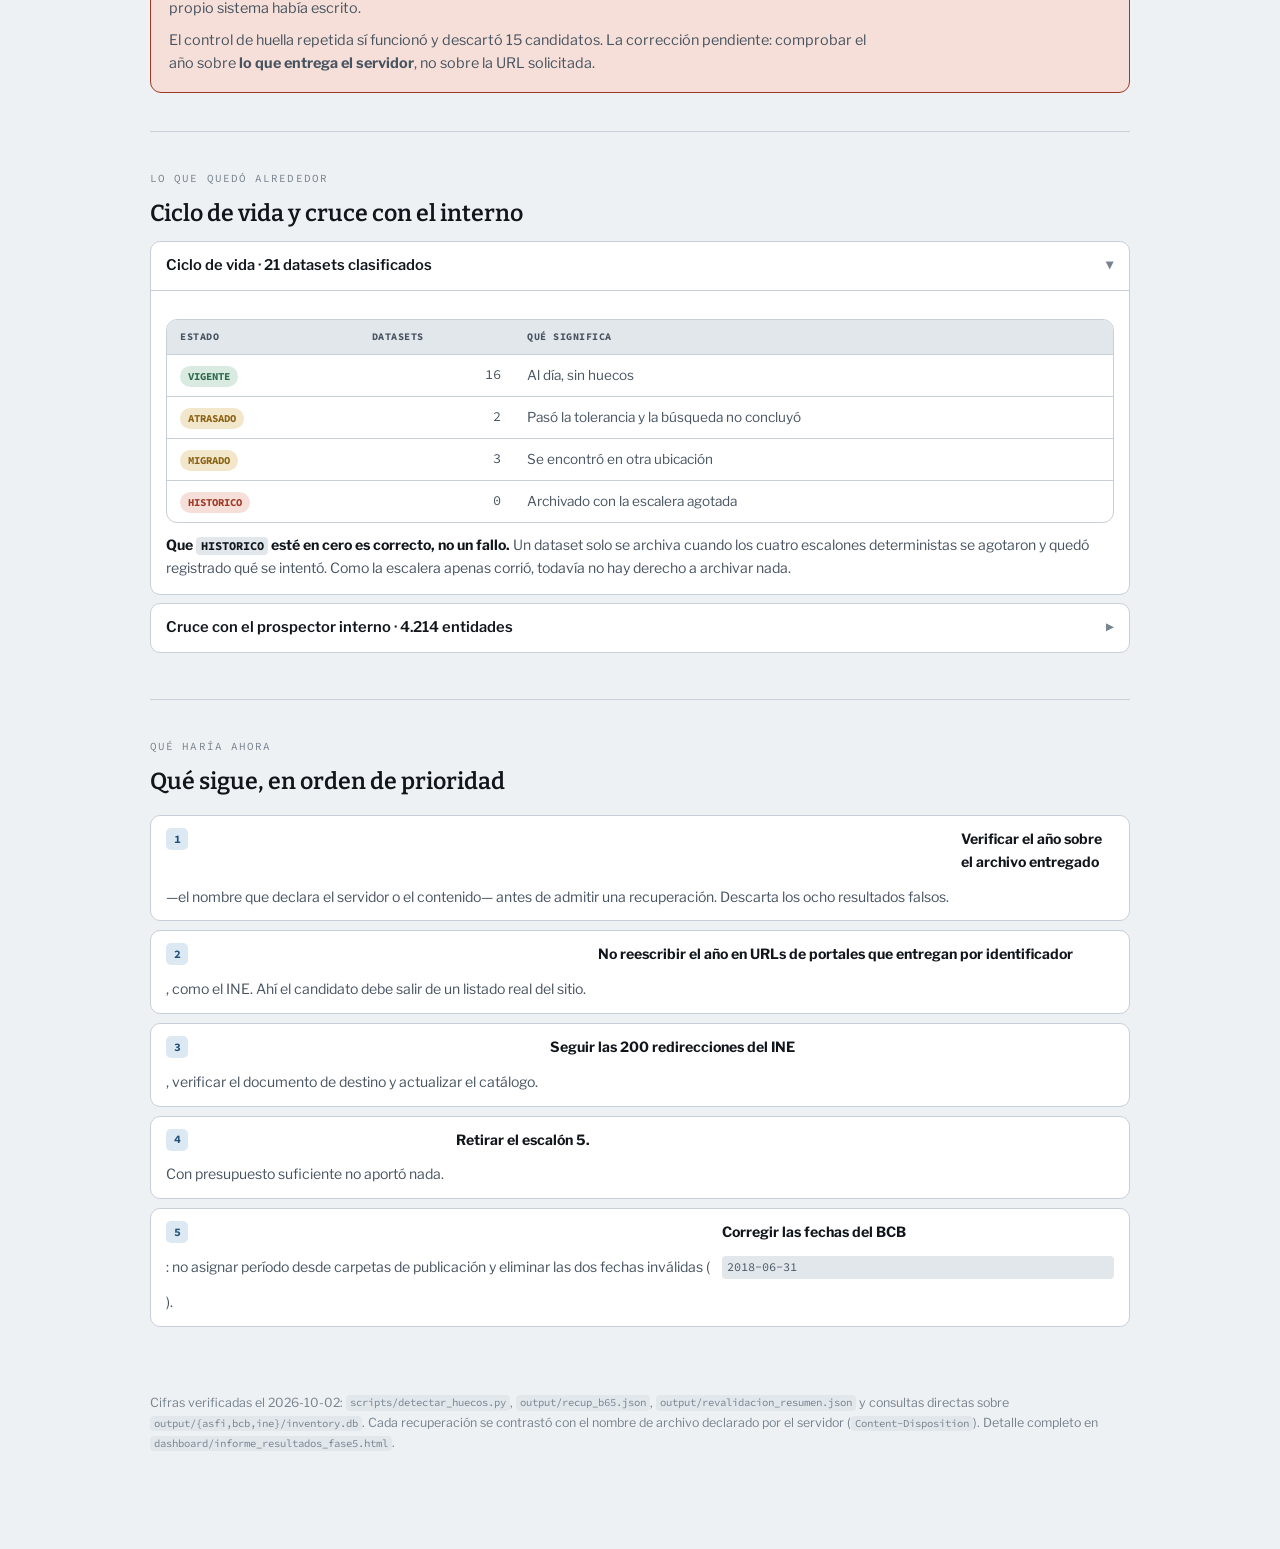
<file: docs/resultados_escalera_recuperacion.html>
<!doctype html>
<html lang="es">
<head>
<meta charset="utf-8">
<meta name="viewport" content="width=device-width, initial-scale=1, viewport-fit=cover">
<meta name="color-scheme" content="light dark">
<meta name="description" content="Resultados verificados de la escalera de recuperacion tras las Fases 4 y 5: que escalon encontro cada documento, que aporto el agente y que quedo sin resolver.">
<title>Escalera de Recuperación</title>
<link rel="preconnect" href="https://fonts.googleapis.com">
<link rel="preconnect" href="https://fonts.gstatic.com" crossorigin>
<link href="https://fonts.googleapis.com/css2?family=Bitter:wght@500;600;700&family=Libre+Franklin:wght@400;500;600;700&family=Source+Code+Pro:wght@400;500;600&display=swap" rel="stylesheet">
<style>
  html{-webkit-text-size-adjust:100%}
  img{max-width:100%}
  [hidden]{display:none!important}
  :root{
    --bg:#eef1f4; --surf:#fff; --surf2:#e2e7ec; --surf3:#d5dce3;
    --line:#c7d0d9; --line2:#a5b2be;
    --ink:#10161c; --ink2:#465360; --ink3:#77838f;
    --acc:#1f4f7a; --acc-bg:#dce8f2;
    --ok:#2c6a4c; --ok-bg:#d9eae1;
    --warn:#8a6212; --warn-bg:#f2e6cb;
    --bad:#9d3a26; --bad-bg:#f6dfd8;
    --sh:0 1px 2px rgba(16,22,28,.05),0 10px 24px rgba(16,22,28,.06);
  }
  @media (prefers-color-scheme:dark){:root:not([data-theme="light"]){
    --bg:#0e1216; --surf:#161c22; --surf2:#1f272e; --surf3:#28323a;
    --line:#303b45; --line2:#44525e;
    --ink:#e9eef3; --ink2:#a7b4c0; --ink3:#76838f;
    --acc:#6fa8d6; --acc-bg:#14273a;
    --ok:#69b98d; --ok-bg:#132a1f;
    --warn:#d6ab52; --warn-bg:#2e2513;
    --bad:#e08a6d; --bad-bg:#331810;
    --sh:0 1px 2px rgba(0,0,0,.4),0 10px 26px rgba(0,0,0,.45);
  }}
  :root[data-theme="dark"]{
    --bg:#0e1216; --surf:#161c22; --surf2:#1f272e; --surf3:#28323a;
    --line:#303b45; --line2:#44525e;
    --ink:#e9eef3; --ink2:#a7b4c0; --ink3:#76838f;
    --acc:#6fa8d6; --acc-bg:#14273a;
    --ok:#69b98d; --ok-bg:#132a1f;
    --warn:#d6ab52; --warn-bg:#2e2513;
    --bad:#e08a6d; --bad-bg:#331810;
    --sh:0 1px 2px rgba(0,0,0,.4),0 10px 26px rgba(0,0,0,.45);
  }
  *{box-sizing:border-box}
  body{margin:0;background:var(--bg);color:var(--ink);
    font-family:'Libre Franklin',system-ui,-apple-system,sans-serif;font-size:15.5px;line-height:1.62}
  .wrap{max-width:1020px;margin:0 auto;padding-inline:20px;padding-block:0 76px}
  h1,h2,h3{font-family:'Bitter',Georgia,serif;font-weight:600;margin:0;text-wrap:balance}
  p{margin:0 0 12px;max-width:70ch}
  code,.mono{font-family:'Source Code Pro',ui-monospace,monospace;font-variant-numeric:tabular-nums}
  code{background:var(--surf2);padding:.1em .38em;border-radius:4px;font-size:.85em}

  .mast{background:var(--surf);border-bottom:2px solid var(--ink)}
  .mast .wrap{padding-block:34px 28px}
  .eb{font-family:'Source Code Pro',monospace;font-size:.69rem;letter-spacing:.11em;
    text-transform:uppercase;color:var(--acc);font-weight:600;margin-bottom:10px}
  h1{font-size:clamp(1.85rem,4.7vw,2.5rem);letter-spacing:-.012em;max-width:19ch;line-height:1.1}
  .dk{margin-top:12px;color:var(--ink2);font-size:1.02rem;max-width:64ch}
  .kpis{display:grid;grid-template-columns:repeat(auto-fit,minmax(160px,1fr));gap:12px;margin-top:24px}
  .kpi{background:var(--bg);border:1px solid var(--line);border-radius:10px;padding:13px 15px}
  .kpi .v{font-family:'Bitter',serif;font-size:1.75rem;font-weight:700;line-height:1.05;
    font-variant-numeric:tabular-nums}
  .kpi .v small{font-size:.95rem;font-weight:600;color:var(--ink3)}
  .kpi .c{font-size:.79rem;color:var(--ink2);margin-top:5px}

  section{padding-block:38px;border-bottom:1px solid var(--line)}
  section:last-of-type{border-bottom:none}
  .slab{font-family:'Source Code Pro',monospace;font-size:.68rem;letter-spacing:.1em;
    text-transform:uppercase;color:var(--ink3);margin-bottom:8px}
  h2{font-size:1.45rem;margin-bottom:8px}
  h3{font-size:1rem;margin:20px 0 7px}
  .lead{color:var(--ink2);margin-bottom:18px;max-width:66ch}

  figure{margin:18px 0 0;background:var(--surf);border:1px solid var(--line);
    border-radius:12px;padding:18px 16px 14px;box-shadow:var(--sh)}
  figcaption{font-size:.81rem;color:var(--ink2);margin-top:12px;padding-top:11px;
    border-top:1px solid var(--line);max-width:none}
  figcaption b{color:var(--ink)}
  .dg{max-width:100%;height:auto;display:block;margin:0 auto;color:var(--ink)}
  .dg text{font-family:'Libre Franklin',system-ui,sans-serif;fill:currentColor}
  .dg .mn{font-family:'Source Code Pro',monospace}
  .dg .bx{fill:var(--surf2);stroke:currentColor;stroke-width:1.4}
  .dg .bo{fill:var(--ok-bg);stroke:var(--ok);stroke-width:2}
  .dg .bd{fill:var(--bad-bg);stroke:var(--bad);stroke-width:1.8}
  .dg .bw{fill:var(--warn-bg);stroke:var(--warn);stroke-width:1.8}
  .dg .ln{stroke:currentColor;stroke-width:1.4;fill:none}
  .dg .ld{stroke:currentColor;stroke-width:1.4;fill:none;stroke-dasharray:5 4;opacity:.5}
  .dg .lo{stroke:var(--ok);stroke-width:2;fill:none}
  .dg .t{font-size:12.5px}
  .dg .tt{font-size:13px;font-weight:600}
  .dg .ts{font-size:10.5px;opacity:.72}
  .dg .tb{font-size:11.5px;font-weight:600;fill:var(--bad)}
  .dg .tg{font-size:12px;font-weight:700;fill:var(--ok)}
  .dg .tw{font-size:11.5px;font-weight:600;fill:var(--warn)}
  .dg .hd{font-size:10px;font-weight:600;letter-spacing:.09em;opacity:.6}
  .dg .zero{font-size:13px;font-weight:700;opacity:.35}

  .tsc{overflow-x:auto;border:1px solid var(--line);border-radius:11px;background:var(--surf);margin-top:14px}
  table{width:100%;border-collapse:collapse;min-width:540px}
  th,td{text-align:left;padding:9px 13px;border-bottom:1px solid var(--line);font-size:.85rem;vertical-align:top}
  th{font-family:'Source Code Pro',monospace;font-size:.63rem;text-transform:uppercase;
    letter-spacing:.05em;color:var(--ink2);background:var(--surf2)}
  tr:last-child td{border-bottom:none}
  td.n{font-family:'Source Code Pro',monospace;text-align:right;white-space:nowrap}
  .si{color:var(--ok);font-weight:700} .no{color:var(--bad);font-weight:700}
  .pill{font-family:'Source Code Pro',monospace;font-size:.66rem;font-weight:700;
    padding:2px 8px;border-radius:20px;white-space:nowrap;display:inline-block}
  .pOK{background:var(--ok-bg);color:var(--ok)}
  .pNO{background:var(--bad-bg);color:var(--bad)}
  .pMI{background:var(--warn-bg);color:var(--warn)}

  .hl{background:var(--acc-bg);border:1px solid var(--acc);border-radius:11px;padding:16px 18px;margin-top:16px}
  .hl .slab{color:var(--acc)}
  .hl p{margin:0;font-size:.9rem;color:var(--ink2)} .hl p+p{margin-top:9px}
  .warnbox{background:var(--bad-bg);border:1px solid var(--bad);border-radius:11px;padding:16px 18px;margin-top:16px}
  .warnbox .slab{color:var(--bad)}
  .warnbox p{margin:0;font-size:.9rem;color:var(--ink2)} .warnbox p+p{margin-top:9px}

  details.d{border:1px solid var(--line);border-radius:10px;background:var(--surf);
    overflow:hidden;margin-bottom:8px}
  details.d>summary{cursor:pointer;list-style:none;padding:12px 15px;display:flex;
    align-items:center;gap:11px;flex-wrap:wrap}
  details.d>summary::-webkit-details-marker{display:none}
  .dt{flex:1;font-weight:600;font-size:.92rem;min-width:160px}
  .cv{color:var(--ink3);font-size:.65rem;transition:transform .16s;flex:none}
  details.d[open]>summary{border-bottom:1px solid var(--line)}
  details.d[open] .cv{transform:rotate(90deg)}
  .db{padding:14px 15px;font-size:.88rem;color:var(--ink2)}
  .db p{margin:0 0 9px;max-width:none} .db p:last-child{margin:0} .db b{color:var(--ink)}
  pre{margin:8px 0 0;background:var(--surf3);border:1px solid var(--line);border-radius:7px;
    padding:10px 12px;overflow-x:auto;font-family:'Source Code Pro',monospace;
    font-size:.74rem;line-height:1.5;color:var(--ink)}

  .seg{display:inline-flex;background:var(--surf2);border:1px solid var(--line);
    border-radius:8px;padding:2px;margin:14px 0 4px}
  .seg button{font-family:'Source Code Pro',monospace;font-size:.73rem;font-weight:600;
    border:0;background:transparent;color:var(--ink2);padding:7px 14px;border-radius:6px;cursor:pointer}
  .seg button[aria-pressed="true"]{background:var(--surf);color:var(--acc);box-shadow:var(--sh)}
  .seg button:focus-visible{outline:2px solid var(--acc);outline-offset:1px}

  ol.next{list-style:none;counter-reset:n;padding:0;margin:14px 0 0;display:flex;flex-direction:column;gap:9px}
  ol.next li{counter-increment:n;display:grid;grid-template-columns:auto 1fr;gap:12px;
    background:var(--surf);border:1px solid var(--line);border-radius:10px;padding:12px 15px;
    font-size:.88rem;color:var(--ink2)}
  ol.next li::before{content:counter(n);font-family:'Source Code Pro',monospace;font-size:.72rem;
    font-weight:700;color:var(--acc);background:var(--acc-bg);width:22px;height:22px;
    display:grid;place-items:center;border-radius:5px}
  ol.next b{color:var(--ink)}

  footer{padding-block:28px 8px;color:var(--ink3);font-size:.78rem}
  footer p{max-width:none}
  @media (prefers-reduced-motion:reduce){*{transition:none!important}}
</style>
</head>
<body>

<header class="mast">
  <div class="wrap">
    <div class="eb">Buscador de Fuentes · fases 4 y 5 · resultados verificados · 2 oct 2026</div>
    <h1>Un solo escalón encontró todo lo que se recuperó</h1>
    <p class="dk">La escalera de cinco escalones está implementada y se corrigió en la Fase 5. De 37 períodos faltantes recupera 3 verificados, todos por el mismo escalón. Una estrategia nueva produjo 8 resultados más, pero la verificación contra el servidor mostró que son documentos de otro año. El agente, probado con presupuesto suficiente, no propuso ninguna dirección existente.</p>
    <div class="kpis">
      <div class="kpi"><div class="v">37</div><div class="c">períodos faltantes detectados</div></div>
      <div class="kpi"><div class="v" style="color:var(--ok)">3</div><div class="c">recuperados y verificados con hash</div></div>
      <div class="kpi"><div class="v" style="color:var(--bad)">0</div><div class="c">direcciones existentes entre las 55 que propuso el agente</div></div>
      <div class="kpi"><div class="v" style="color:var(--acc)">212</div><div class="c">documentos catalogados que cambiaron de dirección o fueron eliminados</div></div>
    </div>
  </div>
</header>

<div class="wrap">

  <section>
    <div class="slab">Lo que se construyó</div>
    <h2>Cómo busca ahora un documento que se movió</h2>
    <p class="lead">Cuando el detector marca que falta un período, la escalera lo busca en cinco escalones y <b>para en el primero que lo encuentra</b>. El diagrama muestra qué encontró cada uno en la corrida real.</p>

    <figure>
      <svg class="dg" viewBox="0 0 880 420" role="img" aria-label="De los cinco escalones de la escalera solo el segundo, plantilla de serie, recuperó documentos: tres. Los escalones uno, tres, cuatro y cinco recuperaron cero.">
        <defs><marker id="r1" viewBox="0 0 10 10" refX="9" refY="5" markerWidth="7" markerHeight="7" orient="auto-start-reverse"><polygon points="0,1 10,5 0,9" fill="currentColor"/></marker></defs>

        <text class="hd" x="14" y="20">ESCALÓN</text>
        <text class="hd" x="470" y="20">QUÉ HACE</text>
        <text class="hd" x="792" y="20">RECUPERÓ</text>

        <rect class="bx" x="14" y="32" width="430" height="46" rx="8"/>
        <text class="t mn" x="30" y="60">1</text>
        <text class="tt" x="56" y="54">Misma URL conocida</text>
        <text class="ts" x="56" y="70">busca donde ya estaba</text>
        <text class="ts" x="470" y="60">sigue redirecciones y revisa el directorio superior</text>
        <text class="zero" x="830" y="62" text-anchor="middle">0</text>

        <rect class="bo" x="14" y="88" width="430" height="46" rx="8"/>
        <text class="t mn" x="30" y="116">2</text>
        <text class="tt" x="56" y="110">Plantilla de la serie</text>
        <text class="ts" x="56" y="126">arma la URL del período faltante · HEAD obligatorio</text>
        <text class="ts" x="470" y="116">extrapola la serie y valida antes de admitir</text>
        <text class="tg" x="830" y="120" text-anchor="middle">3</text>

        <rect class="bx" x="14" y="144" width="430" height="46" rx="8"/>
        <text class="t mn" x="30" y="172">3</text>
        <text class="tt" x="56" y="166">Candidatos derivados de la serie</text>
        <text class="ts" x="56" y="182">construye URLs desde las ya observadas</text>
        <text class="ts" x="470" y="172">sitemap y patrones observados</text>
        <text class="zero" x="830" y="174" text-anchor="middle">0</text>
        <text class="ts" x="830" y="188" text-anchor="middle">8 descartados</text>

        <rect class="bx" x="14" y="200" width="430" height="46" rx="8"/>
        <text class="t mn" x="30" y="228">4</text>
        <text class="tt" x="56" y="222">Archivo histórico de la web</text>
        <text class="ts" x="56" y="238">lo que el sitio ya no enlaza</text>
        <text class="ts" x="470" y="228">Wayback Machine · consulta CDX</text>
        <text class="zero" x="830" y="230" text-anchor="middle">0</text>

        <rect class="bw" x="14" y="262" width="430" height="52" rx="8"/>
        <text class="t mn" x="30" y="292">5</text>
        <text class="tt" x="56" y="284">El agente propone candidatos</text>
        <text class="ts" x="56" y="302">26 consultas · presupuesto suficiente</text>
        <text class="ts" x="470" y="284">propuso 55 URLs: ninguna existía</text>
        <text class="ts" x="470" y="300">nunca escribe en la base: solo propone</text>
        <text class="tb" x="830" y="294" text-anchor="middle">0</text>

        <line class="ld" x1="14" y1="334" x2="866" y2="334"/>

        <text class="hd" x="14" y="358">SI EL CANDIDATO ES DE OTRO DOMINIO</text>
        <rect class="bd" x="14" y="368" width="300" height="40" rx="8"/>
        <text class="t" x="164" y="386" text-anchor="middle">no se acepta nunca</text>
        <text class="ts" x="164" y="401" text-anchor="middle">se encola como herencia</text>
        <line class="ln" x1="316" y1="388" x2="366" y2="388" marker-end="url(#r1)"/>
        <rect class="bd" x="370" y="368" width="240" height="40" rx="8"/>
        <text class="t" x="490" y="386" text-anchor="middle">evaluación de herencia</text>
        <text class="ts" x="490" y="401" text-anchor="middle">3 evaluadas · 3 rechazadas</text>
        <line class="ln" x1="612" y1="388" x2="662" y2="388" marker-end="url(#r1)"/>
        <rect class="bx" x="666" y="368" width="200" height="40" rx="8"/>
        <text class="t" x="766" y="386" text-anchor="middle">aprueba una persona</text>
        <text class="ts" x="766" y="401" text-anchor="middle">0 propuestas llegaron</text>
      </svg>
      <figcaption>Los cuatro primeros escalones son deterministas; el quinto es el agente y va último a propósito. <b>El único que rindió fue el segundo</b>, y las tres recuperaciones son del mismo dataset: los informes semestrales de deuda externa del BCB. La estrategia 3 produjo ocho resultados adicionales que la verificación descartó (sección «Ocho resultados descartados»).</figcaption>
    </figure>

    <h3>Las tres recuperaciones, una por una</h3>
    <div class="tsc">
      <table>
        <tr><th>Portal</th><th>Dataset</th><th>Período</th><th class="n">Bytes</th><th>Archivo</th></tr>
        <tr><td>BCB</td><td>deuda_externa</td><td class="mono">2025-S2</td><td class="n">816.316</td><td class="mono" style="font-size:.76rem">DEPEX dic25.pdf</td></tr>
        <tr><td>BCB</td><td>deuda_externa</td><td class="mono">2024-S2</td><td class="n">4.973.960</td><td class="mono" style="font-size:.76rem">DEPEX dic24.pdf</td></tr>
        <tr><td>BCB</td><td>deuda_externa</td><td class="mono">2024-S1</td><td class="n">4.920.873</td><td class="mono" style="font-size:.76rem">DEPEX jun24.pdf</td></tr>
      </table>
    </div>
    <p style="font-size:.85rem;color:var(--ink2);margin-top:11px">Las tres con <code>HEAD</code> verificado, bytes transferidos y SHA-256 registrado. <b>El mecanismo funciona: lo que falta es que funcione más veces.</b></p>
  </section>

  <section>
    <div class="slab">Dónde están los huecos</div>
    <h2>37 períodos faltantes en 6 datasets</h2>
    <p class="lead">El detector compara los períodos que la institución debería haber publicado contra los que tenemos. Esto antes no existía en ningún sistema.</p>

    <div class="tsc">
      <table>
        <tr><th>Portal</th><th>Dataset</th><th class="n">Huecos</th><th>Estado</th></tr>
        <tr><td>ASFI</td><td>poa_seguimiento</td><td class="n no">20</td><td><span class="pill pNO">CON_HUECOS</span></td></tr>
        <tr><td>BCB</td><td>deuda_externa</td><td class="n no">7</td><td><span class="pill pNO">CON_HUECOS</span></td></tr>
        <tr><td>INE</td><td>auditoria_interna</td><td class="n no">5</td><td><span class="pill pNO">CON_HUECOS</span></td></tr>
        <tr><td>ASFI</td><td>balance_general</td><td class="n">2</td><td><span class="pill pNO">CON_HUECOS</span></td></tr>
        <tr><td>INE</td><td>cuentas_nacionales_pib</td><td class="n">2</td><td><span class="pill pMI">INACTIVO</span></td></tr>
        <tr><td>INE</td><td>escala_salarial</td><td class="n">1</td><td><span class="pill pNO">CON_HUECOS</span></td></tr>
        <tr><td colspan="2"><b>Los otros 12 datasets</b></td><td class="n si">0</td><td><span class="pill pOK">AL_DIA</span></td></tr>
      </table>
    </div>

    <div class="hl">
      <div class="slab">Esto es lo que pidió la reunión</div>
      <p><code>cuentas_nacionales_pib</code> tiene datos de 1988 a 2017 y le faltan 2015 y 2016 — <b>literalmente «falta febrero, aparece abril»</b>, pero con años. Y está marcado <code>INACTIVO</code> porque lleva 9 años sin publicar nada.</p>
    </div>
  </section>

  <section>
    <div class="slab">Lo que hizo posible todo lo demás</div>
    <h2>Fechar cada documento</h2>
    <p class="lead">Nada de esto se podía hacer sin saber de qué período es cada archivo. Ese era el bloqueo real, y se levantó — aunque no del todo.</p>

    <div class="seg" role="group" aria-label="Ver antes o después">
      <button id="b-antes" aria-pressed="false">Antes</button>
      <button id="b-desp" aria-pressed="true">Después</button>
    </div>

    <figure>
      <svg class="dg" viewBox="0 0 880 250" role="img" aria-label="Cobertura de fechas por portal antes y después: ASFI pasó de 26 a 80 por ciento, INE de 0,5 a 70 y BCB de 3 a 32">
        <text class="hd" x="14" y="20">FILAS CON PERÍODO RESUELTO · barra clara = meta del bloque</text>

        <g id="g-asfi">
          <text class="tt mn" x="14" y="60">ASFI</text>
          <rect class="bx" x="110" y="42" width="620" height="26" rx="5"/>
          <rect id="r-asfi" class="bo" x="110" y="42" width="496" height="26" rx="5"/>
          <line class="ld" x1="637" y1="36" x2="637" y2="74" stroke-dasharray="3 3"/>
          <text class="ts" x="643" y="34">meta 85%</text>
          <text id="t-asfi" class="tg" x="746" y="61">80% · 481 de 601</text>
        </g>
        <g id="g-ine">
          <text class="tt mn" x="14" y="118">INE</text>
          <rect class="bx" x="110" y="100" width="620" height="26" rx="5"/>
          <rect id="r-ine" class="bo" x="110" y="100" width="434" height="26" rx="5"/>
          <line class="ld" x1="420" y1="94" x2="420" y2="132" stroke-dasharray="3 3"/>
          <text class="ts" x="426" y="92">meta 50%</text>
          <text id="t-ine" class="tg" x="746" y="119">70% · 309 de 443</text>
        </g>
        <g id="g-bcb">
          <text class="tt mn" x="14" y="176">BCB</text>
          <rect class="bx" x="110" y="158" width="620" height="26" rx="5"/>
          <rect id="r-bcb" class="bd" x="110" y="158" width="198" height="26" rx="5"/>
          <line class="ld" x1="513" y1="152" x2="513" y2="190" stroke-dasharray="3 3"/>
          <text class="ts" x="519" y="150">meta 65%</text>
          <text id="t-bcb" class="tb" x="746" y="177">32% · 39 de 121</text>
        </g>

        <line class="ld" x1="14" y1="212" x2="866" y2="212"/>
        <text id="cap" class="ts" x="14" y="236">Una sola de las tres metas se alcanzó. ASFI quedó a 5 puntos y BCB muy lejos.</text>
      </svg>
      <figcaption>ASFI usa <code>/AAAA-MM/</code> en 582 de sus 601 URLs, y por eso el salto fue grande. <b>BCB quedó en 32%</b>: sus URLs son menos regulares —muchas llevan el mes en el nombre del archivo, como <code>DEPEX dic25.pdf</code>— y ahí la extracción por patrón no alcanza. El sistema reporta 97 % en ASFI y 85 % en BCB porque cuenta también fechas de <b>baja confianza</b>, tomadas de las carpetas de publicación; esta figura cuenta solo las confiables, que no cambiaron en la Fase 5.</figcaption>
    </figure>
  </section>

  <section>
    <div class="slab">La pregunta que hiciste</div>
    <h2>¿El agente sirve?</h2>
    <p class="lead">En la Fase 4 la muestra quedó truncada por un tope de 10 consultas. En la Fase 5 se probó con presupuesto suficiente sobre todos los faltantes pendientes.</p>

    <div class="tsc">
      <table>
        <tr><th>Medición del escalón 5</th><th class="n">Fase 4</th><th class="n">Fase 5</th></tr>
        <tr><td>Períodos faltantes consultados</td><td class="n">10</td><td class="n">26</td></tr>
        <tr><td>Presupuesto de consultas</td><td class="n">10 · agotado</td><td class="n">50 · suficiente</td></tr>
        <tr><td>Direcciones propuestas</td><td class="n">—</td><td class="n">55</td></tr>
        <tr><td>Direcciones que existían</td><td class="n">—</td><td class="n no">0</td></tr>
        <tr><td>Períodos recuperados</td><td class="n no">0</td><td class="n no">0</td></tr>
      </table>
    </div>

    <div class="warnbox">
      <div class="slab">La respuesta: no sirve para esta tarea</div>
      <p>Las 55 direcciones propuestas tenían forma plausible —por ejemplo <code>bcb.gob.bo/webpublico/textos_completos/informes/deuda_externa/ide_junio_2025.pdf</code>— y <b>ninguna existía</b>. Ninguna superó siquiera la comprobación de existencia, así que los controles posteriores no llegaron a intervenir.</p>
      <p>Con presupuesto suficiente y cero aportes, <b>la recomendación es retirar el escalón 5</b> y ahorrar el gasto.</p>
    </div>

    <h3>Lo que sí hace bien: no inventar</h3>
    <p>Ninguna propuesta del agente entra al catálogo sin pasar tres compuertas: <code>HEAD</code> con 200 y tipo documental, verificación de contenido por palabras clave de la institución, y — si el dominio es distinto — <b>derivación obligatoria a revisión humana</b>. Nunca escribe en la base por su cuenta.</p>
    <p>Esa rigidez tiene una razón: el mismo agente ya sugirió <code>bcp.org</code>, <code>ibce.org.bo</code> y <code>cadex.org</code> para tres instituciones distintas, y las tres respondían 200 siendo organizaciones equivocadas.</p>
  </section>

  <section>
    <div class="slab">Lo nuevo de la Fase 5</div>
    <h2>Documentos que cambiaron de lugar</h2>
    <p class="lead">Por primera vez el sistema revisa si las direcciones ya catalogadas siguen respondiendo. Se consultaron las 1.165 una por una.</p>
    <div class="tsc">
      <table>
        <tr><th>Portal</th><th class="n">Vigentes</th><th class="n">Redirigidas</th><th class="n">Eliminadas</th><th class="n">Inaccesibles</th><th class="n">Total</th></tr>
        <tr><td>BCB</td><td class="n">115</td><td class="n">0</td><td class="n">1</td><td class="n">5</td><td class="n">121</td></tr>
        <tr><td>INE</td><td class="n">135</td><td class="n">200</td><td class="n">11</td><td class="n">97</td><td class="n">443</td></tr>
        <tr><td>ASFI</td><td class="n">582</td><td class="n">0</td><td class="n">0</td><td class="n">19</td><td class="n">601</td></tr>
        <tr><td><b>Total</b></td><td class="n"><b>832</b></td><td class="n"><b>200</b></td><td class="n"><b>12</b></td><td class="n"><b>121</b></td><td class="n"><b>1.165</b></td></tr>
      </table>
    </div>
    <div class="hl">
      <div class="slab">Lo que esto permite</div>
      <p>Casi la mitad de las direcciones del INE redirigen a otra ubicación, mayoritariamente a <code>nube.ine.gob.bo</code>. Es exactamente el caso de un documento que se tenía y cambió de lugar, y ahora se ve. El siguiente paso es seguir esas 200 redirecciones y actualizar el catálogo.</p>
    </div>
  </section>

  <section>
    <div class="slab">Control de calidad</div>
    <h2>Ocho resultados descartados</h2>
    <p class="lead">La corrida reportó 11 recuperaciones. Para cada una se pidió al servidor el nombre real del archivo que entrega. Las ocho del INE resultaron ser documentos de otro año.</p>
    <div class="tsc">
      <table>
        <tr><th>Serie y período buscado</th><th>Archivo que el INE realmente entrega</th></tr>
        <tr><td>Cuentas nacionales · 2016 y 2015</td><td>Matrices insumo-producto de 2012 y 2011</td></tr>
        <tr><td>Auditoría interna · 2014 a 2017</td><td>Informes de auditoría de 2026</td></tr>
        <tr><td>Auditoría interna · 2013</td><td>Informe de auditoría de 2025</td></tr>
        <tr><td>Escala salarial · 2025</td><td>Escala salarial 2026</td></tr>
      </table>
    </div>
    <div class="warnbox">
      <div class="slab">Por qué pasaron los controles</div>
      <p>El INE entrega cada archivo según un identificador numérico e ignora el nombre que lo acompaña en la URL. La estrategia 3 armaba candidatos <b>escribiendo el año buscado en ese nombre</b>; el servidor devolvía el documento del identificador, de otro año, y el control de año lo aprobaba porque revisaba la URL que el propio sistema había escrito.</p>
      <p>El control de huella repetida sí funcionó y descartó 15 candidatos. La corrección pendiente: comprobar el año sobre <b>lo que entrega el servidor</b>, no sobre la URL solicitada.</p>
    </div>
  </section>

  <section>
    <div class="slab">Lo que quedó alrededor</div>
    <h2>Ciclo de vida y cruce con el interno</h2>

    <details class="d" open><summary><span class="dt">Ciclo de vida · 21 datasets clasificados</span><span class="cv">▶</span></summary>
      <div class="db">
        <div class="tsc"><table>
          <tr><th>Estado</th><th class="n">Datasets</th><th>Qué significa</th></tr>
          <tr><td><span class="pill pOK">VIGENTE</span></td><td class="n">16</td><td>Al día, sin huecos</td></tr>
          <tr><td><span class="pill pMI">ATRASADO</span></td><td class="n">2</td><td>Pasó la tolerancia y la búsqueda no concluyó</td></tr>
          <tr><td><span class="pill pMI">MIGRADO</span></td><td class="n">3</td><td>Se encontró en otra ubicación</td></tr>
          <tr><td><span class="pill pNO">HISTORICO</span></td><td class="n">0</td><td>Archivado con la escalera agotada</td></tr>
        </table></div>
        <p style="margin-top:11px"><b>Que <code>HISTORICO</code> esté en cero es correcto, no un fallo.</b> Un dataset solo se archiva cuando los cuatro escalones deterministas se agotaron y quedó registrado qué se intentó. Como la escalera apenas corrió, todavía no hay derecho a archivar nada.</p>
      </div>
    </details>

    <details class="d"><summary><span class="dt">Cruce con el prospector interno · 4.214 entidades</span><span class="cv">▶</span></summary>
      <div class="db">
        <p>Se comparó nuestro catálogo (1.165 registros) contra el del sistema interno (3.389) en los tres portales.</p>
        <div class="tsc"><table>
          <tr><th>Portal</th><th class="n">URLs comunes</th><th class="n">Tasa</th><th>Estado</th></tr>
          <tr><td>ASFI</td><td class="n">223</td><td class="n">37,4%</td><td><span class="pill pOK">VALIDADA</span></td></tr>
          <tr><td>INE</td><td class="n">100</td><td class="n">75,8%</td><td><span class="pill pOK">VALIDADA</span></td></tr>
          <tr><td>BCB</td><td class="n">1</td><td class="n">0,8%</td><td><span class="pill pNO">en cuarentena</span></td></tr>
        </table></div>
        <div class="warnbox" style="margin-top:14px">
          <div class="slab">El resultado incómodo: CONFIRMADO = 0</div>
          <p>Ninguna de las 323 coincidencias de URL pudo <b>confirmarse en contenido</b>, porque el lado interno no tiene ni un solo hash SHA-256 (0 de 3.389) y el nuestro apenas 57. Se puede constatar que la URL está en ambos catálogos, pero no que el archivo sea el mismo.</p>
          <p>Lo mismo bloquea la categoría <code>URL_CAMBIADA</code>, que es justamente la que detectaría un documento movido. <b>Sin hashes de los dos lados, el cruce mide presencia, no identidad.</b></p>
        </div>
      </div>
    </details>
  </section>

  <section>
    <div class="slab">Qué haría ahora</div>
    <h2>Qué sigue, en orden de prioridad</h2>
    <ol class="next">
      <li><b>Verificar el año sobre el archivo entregado</b> —el nombre que declara el servidor o el contenido— antes de admitir una recuperación. Descarta los ocho resultados falsos.</li>
      <li><b>No reescribir el año en URLs de portales que entregan por identificador</b>, como el INE. Ahí el candidato debe salir de un listado real del sitio.</li>
      <li><b>Seguir las 200 redirecciones del INE</b>, verificar el documento de destino y actualizar el catálogo.</li>
      <li><b>Retirar el escalón 5.</b> Con presupuesto suficiente no aportó nada.</li>
      <li><b>Corregir las fechas del BCB</b>: no asignar período desde carpetas de publicación y eliminar las dos fechas inválidas (<code>2018-06-31</code>).</li>
    </ol>
  </section>

  <footer>
    <p>Cifras verificadas el 2026-10-02: <code>scripts/detectar_huecos.py</code>, <code>output/recup_b65.json</code>, <code>output/revalidacion_resumen.json</code> y consultas directas sobre <code>output/{asfi,bcb,ine}/inventory.db</code>. Cada recuperación se contrastó con el nombre de archivo declarado por el servidor (<code>Content-Disposition</code>). Detalle completo en <code>dashboard/informe_resultados_fase5.html</code>.</p>
  </footer>
</div>

<script>
  (function(){
    var W=620;
    var datos={
      desp:{asfi:[80,496,'80% · 481 de 601','bo'],ine:[70,434,'70% · 309 de 443','bo'],bcb:[32,198,'32% · 39 de 121','bd'],
            cap:'Una sola de las tres metas se alcanzó. ASFI quedó a 5 puntos y BCB muy lejos.'},
      antes:{asfi:[26,161,'26% · 154 de 601','bd'],ine:[0.5,3,'0,5% · 2 de 443','bd'],bcb:[3,19,'3% · 4 de 121','bd'],
            cap:'Antes de la Fase 4: el extractor reconocía un solo patrón de fecha, que cubría 1 URL de 1.165.'}
    };
    function pinta(modo){
      var d=datos[modo];
      ['asfi','ine','bcb'].forEach(function(k){
        var r=document.getElementById('r-'+k), t=document.getElementById('t-'+k);
        r.setAttribute('width', Math.max(d[k][1],3));
        r.setAttribute('class','dg-bar '+d[k][3]);
        r.setAttribute('class', d[k][3]);
        t.textContent=d[k][2];
        t.setAttribute('class', d[k][3]==='bo'?'tg':'tb');
      });
      document.getElementById('cap').textContent=d.cap;
      document.getElementById('b-desp').setAttribute('aria-pressed', modo==='desp');
      document.getElementById('b-antes').setAttribute('aria-pressed', modo==='antes');
    }
    document.getElementById('b-desp').addEventListener('click',function(){pinta('desp');});
    document.getElementById('b-antes').addEventListener('click',function(){pinta('antes');});
    pinta('desp');
  })();
</script>
</body>
</html>
</file>
